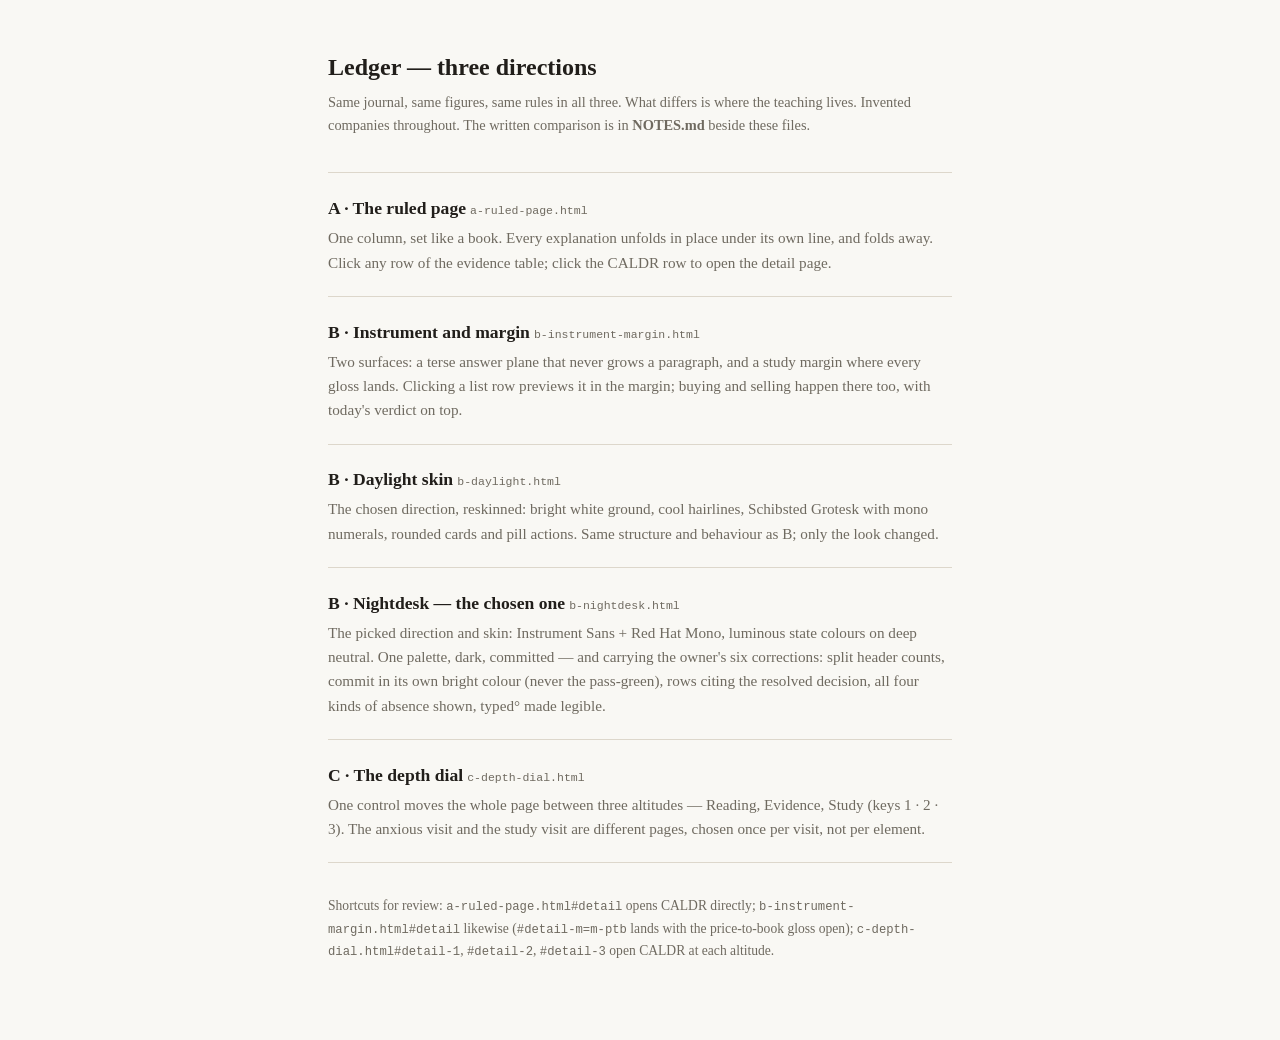
<file: design_mockups/index.html>
<!DOCTYPE html>
<html lang="en">
<head>
<meta charset="utf-8">
<meta name="viewport" content="width=device-width, initial-scale=1">
<title>Ledger — three mockup directions</title>
<style>
:root{--paper:#f9f8f4;--ink:#211e1a;--faint:#6f6a60;--hair:#ddd7cb}
*{margin:0;padding:0;box-sizing:border-box}
body{background:var(--paper);color:var(--ink);font-family:Charter,"Iowan Old Style",Georgia,serif;
  font-size:1.02rem;line-height:1.6;-webkit-font-smoothing:antialiased}
.page{max-width:42rem;margin:0 auto;padding:3rem 1.5rem 5rem}
h1{font-size:1.5rem;margin-bottom:.3rem}
.sub{color:var(--faint);font-size:.9rem;margin-bottom:2.2rem}
a.dir{display:block;border-top:1px solid var(--hair);padding:1.3rem 0;color:inherit;text-decoration:none}
a.dir:last-of-type{border-bottom:1px solid var(--hair)}
a.dir:hover{background:#f1efe8}
a.dir b{font-size:1.1rem}
a.dir .what{color:var(--faint);margin-top:.25rem;font-size:.95rem}
a.dir .k{font-family:ui-monospace,Menlo,monospace;font-size:.72rem;color:var(--faint)}
.note{margin-top:2rem;font-size:.85rem;color:var(--faint)}
.note code{font-family:ui-monospace,Menlo,monospace;font-size:.9em}
</style>
</head>
<body>
<div class="page">
<h1>Ledger — three directions</h1>
<p class="sub">Same journal, same figures, same rules in all three. What differs is where the teaching lives. Invented companies throughout. The written comparison is in <b>NOTES.md</b> beside these files.</p>

<a class="dir" href="a-ruled-page.html">
  <b>A · The ruled page</b> <span class="k">a-ruled-page.html</span>
  <div class="what">One column, set like a book. Every explanation unfolds in place under its own line, and folds away. Click any row of the evidence table; click the CALDR row to open the detail page.</div>
</a>
<a class="dir" href="b-instrument-margin.html">
  <b>B · Instrument and margin</b> <span class="k">b-instrument-margin.html</span>
  <div class="what">Two surfaces: a terse answer plane that never grows a paragraph, and a study margin where every gloss lands. Clicking a list row previews it in the margin; buying and selling happen there too, with today's verdict on top.</div>
</a>
<a class="dir" href="b-daylight.html">
  <b>B · Daylight skin</b> <span class="k">b-daylight.html</span>
  <div class="what">The chosen direction, reskinned: bright white ground, cool hairlines, Schibsted Grotesk with mono numerals, rounded cards and pill actions. Same structure and behaviour as B; only the look changed.</div>
</a>
<a class="dir" href="b-nightdesk.html">
  <b>B · Nightdesk — the chosen one</b> <span class="k">b-nightdesk.html</span>
  <div class="what">The picked direction and skin: Instrument Sans + Red Hat Mono, luminous state colours on deep neutral. One palette, dark, committed — and carrying the owner's six corrections: split header counts, commit in its own bright colour (never the pass-green), rows citing the resolved decision, all four kinds of absence shown, typed° made legible.</div>
</a>
<a class="dir" href="c-depth-dial.html">
  <b>C · The depth dial</b> <span class="k">c-depth-dial.html</span>
  <div class="what">One control moves the whole page between three altitudes — Reading, Evidence, Study (keys 1 · 2 · 3). The anxious visit and the study visit are different pages, chosen once per visit, not per element.</div>
</a>

<p class="note">Shortcuts for review: <code>a-ruled-page.html#detail</code> opens CALDR directly; <code>b-instrument-margin.html#detail</code> likewise (<code>#detail-m=m-ptb</code> lands with the price-to-book gloss open); <code>c-depth-dial.html#detail-1</code>, <code>#detail-2</code>, <code>#detail-3</code> open CALDR at each altitude.</p>
</div>
</body>
</html>
</file>
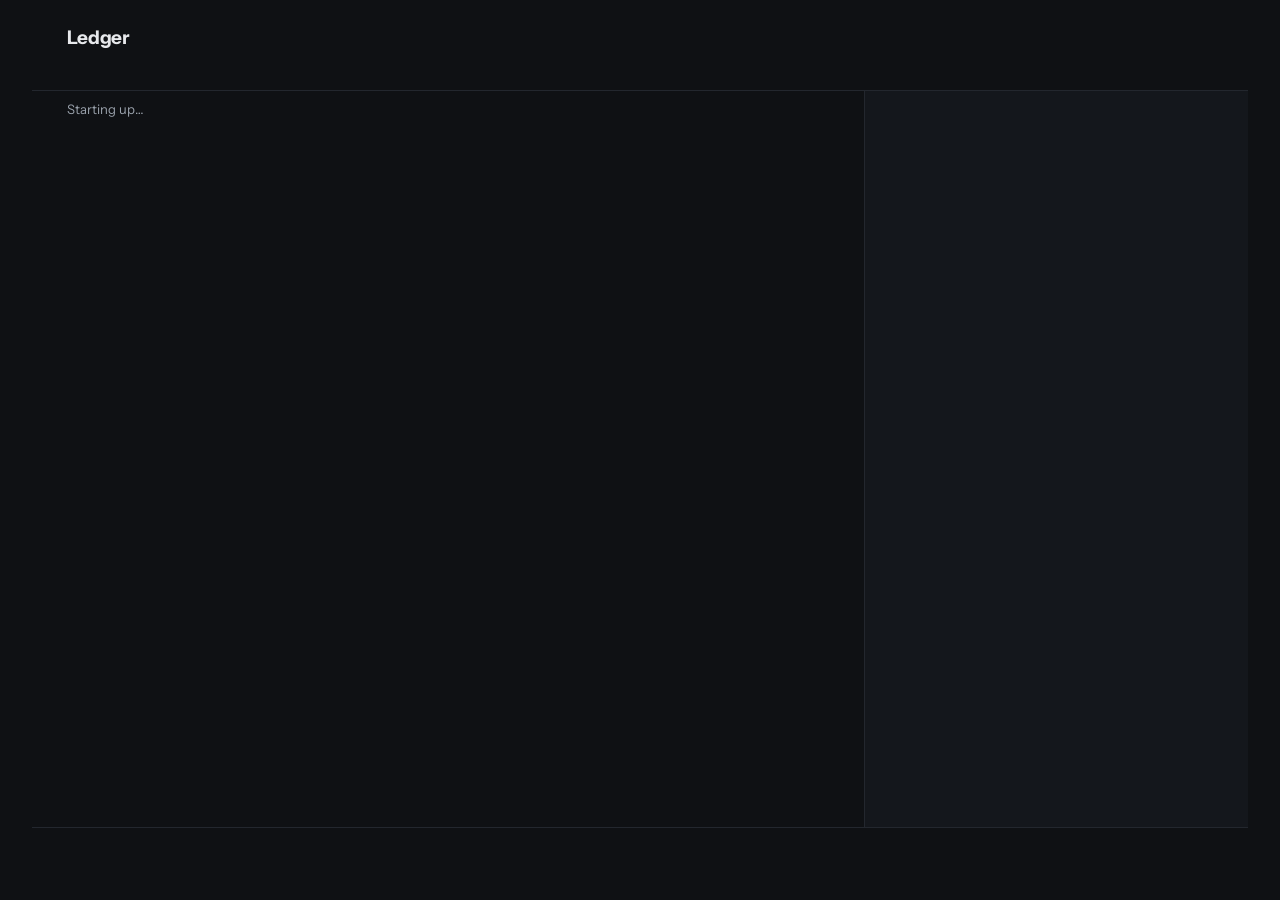
<file: ui/index.html>
<!DOCTYPE html>
<html lang="en">
<head>
<meta charset="utf-8">
<meta name="viewport" content="width=device-width, initial-scale=1">
<title>Ledger</title>
<link rel="preconnect" href="https://fonts.googleapis.com">
<link rel="preconnect" href="https://fonts.gstatic.com" crossorigin>
<link href="https://fonts.googleapis.com/css2?family=Instrument+Sans:wght@400;500;600;700&family=Red+Hat+Mono:wght@400;500&display=swap" rel="stylesheet">
<link rel="stylesheet" href="app.css">
</head>
<body>
<div class="frame">
  <header class="mast">
    <div class="mast-top">
      <div class="brand">Ledger</div>
      <div id="journalchip"></div>
    </div>
    <div class="acct" id="maststats"></div>
  </header>
  <nav class="tabs" id="tabs"></nav>
  <div class="body">
    <main class="plane" id="view"><p class="quiet">Starting up…</p></main>
    <aside class="margin" id="margin"></aside>
  </div>
  <p class="foot" id="foot"></p>
</div>
<!-- One app, in reading order. Each file assumes the ones above it. -->
<script src="js/00-core.js" charset="utf-8"></script>
<script src="js/10-margin.js" charset="utf-8"></script>
<script src="js/15-menu.js" charset="utf-8"></script>
<script src="js/20-list.js" charset="utf-8"></script>
<script src="js/30-detail.js" charset="utf-8"></script>
<script src="js/40-screens.js" charset="utf-8"></script>
<script src="js/50-act.js" charset="utf-8"></script>
<script src="js/90-wire.js" charset="utf-8"></script>
</body>
</html>
</file>
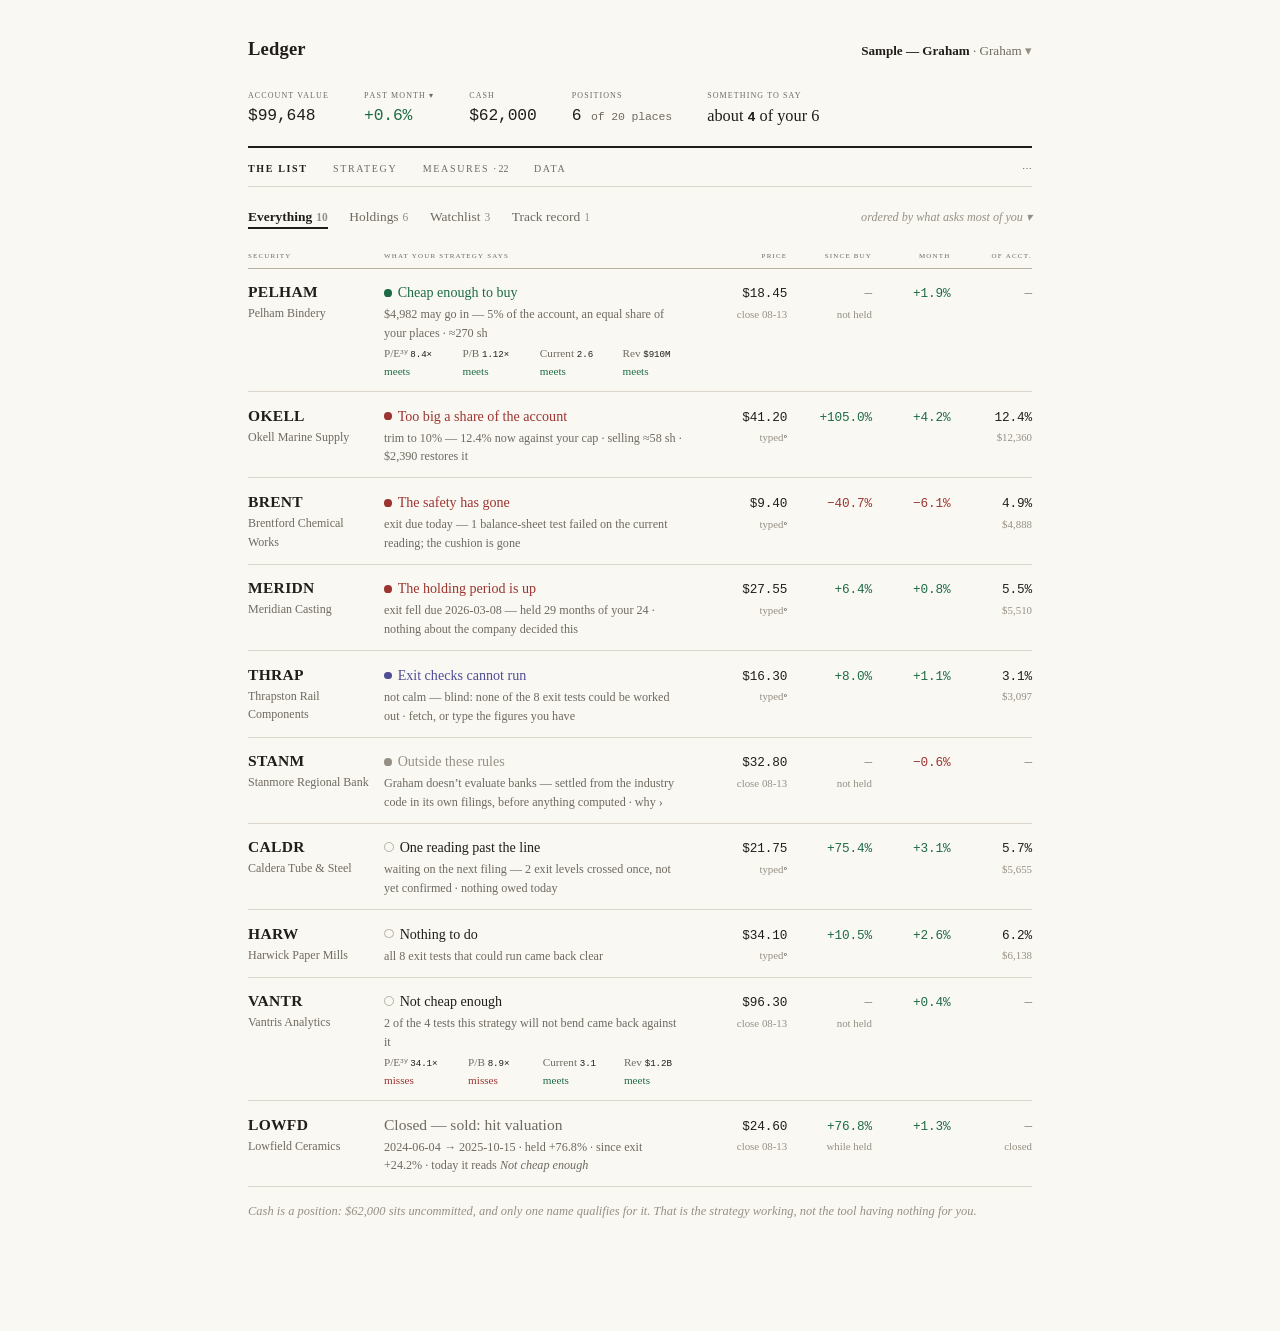
<file: design_mockups/a-ruled-page.html>
<!DOCTYPE html>
<html lang="en">
<head>
<meta charset="utf-8">
<meta name="viewport" content="width=device-width, initial-scale=1">
<title>Ledger — Direction A · The ruled page</title>
<style>
/* ============================================================
   DIRECTION A — THE RULED PAGE
   One column, set like a book. Layering is vertical and
   typographic: everything visible is one line; everything
   deeper unfolds in place, indented, and folds away again.
   ============================================================ */
:root{
  --paper:#faf8f3;
  --ink:#211e1a;
  --faint:#6f6a60;
  --dim:#969084;
  --hair:#ddd7cb;
  --hair-dark:#b8b1a2;
  --unfold-bg:#f3f0e8;
  --commit:#1d6b45;
  --exit:#9c3430;      /* reduce + close: same family, the words differ */
  --blocked:#8a6a00;
  --unknown:#4f4d95;   /* never neutral, never red */
  --scope:#969084;     /* inapplicable: genuinely neutral, words carry it */
  --mono:ui-monospace,"SF Mono",Menlo,monospace;
}
*{margin:0;padding:0;box-sizing:border-box}
html{font-size:16px}
body{
  background:var(--paper);color:var(--ink);
  font-family:"Iowan Old Style",Palatino,"Book Antiqua",Georgia,serif;
  font-size:.97rem;line-height:1.55;
  -webkit-font-smoothing:antialiased;
}
.page{max-width:52rem;margin:0 auto;padding:0 1.5rem 6rem}
a{color:inherit}
.num{font-family:var(--mono);font-size:.82em;letter-spacing:-.01em}
.sc{font-variant-caps:all-small-caps;letter-spacing:.09em;font-weight:500}
button{font:inherit;color:inherit;background:none;border:none;cursor:pointer;text-align:left}

/* ---- masthead ------------------------------------------------ */
header.mast{padding:2.2rem 0 0}
.mast-top{display:flex;justify-content:space-between;align-items:baseline}
.brand{font-size:1.16rem;font-weight:700;letter-spacing:.01em}
.journal{font-size:.82rem;color:var(--faint)}
.journal b{color:var(--ink);font-weight:600}
.journal .menu{color:var(--dim);cursor:pointer}
.acct{display:flex;gap:2.2rem;flex-wrap:wrap;margin:1.35rem 0 0;padding:0 0 1.05rem;border-bottom:2px solid var(--ink)}
.acct .cell .l{font-size:.68rem;color:var(--faint);font-variant-caps:all-small-caps;letter-spacing:.1em}
.acct .cell .v{font-size:1.02rem;margin-top:.05rem}
.acct .cell .v small{font-size:.72rem;color:var(--faint)}
.acct .say .v{color:var(--ink)}
nav.tabs{display:flex;gap:1.6rem;padding:.55rem 0;border-bottom:1px solid var(--hair);font-size:.8rem}
nav.tabs button{color:var(--faint);font-variant-caps:all-small-caps;letter-spacing:.12em;font-size:.85rem;padding:0}
nav.tabs button.on{color:var(--ink);font-weight:700}
nav.tabs .spacer{flex:1}

/* ---- section heads ------------------------------------------ */
h2.rule{
  font-size:.78rem;font-variant-caps:all-small-caps;letter-spacing:.14em;
  font-weight:600;color:var(--faint);
  border-bottom:1px solid var(--hair);padding:2.3rem 0 .3rem;margin-bottom:.15rem;
  display:flex;justify-content:space-between;align-items:baseline;
}
h2.rule .aside{font-size:.72rem;letter-spacing:.06em;color:var(--dim);font-variant-caps:normal;font-weight:400}

/* ---- the list ------------------------------------------------ */
.filters{display:flex;gap:1.35rem;align-items:baseline;padding:1.2rem 0 .2rem;font-size:.84rem}
.filters button{color:var(--faint)}
.filters button.on{color:var(--ink);font-weight:700;border-bottom:2px solid var(--ink)}
.filters .n{font-size:.72rem;color:var(--dim);margin-left:.25rem}
.filters .sort{margin-left:auto;font-size:.76rem;color:var(--dim);font-style:italic}
.rowhead{display:grid;grid-template-columns:7.6rem 1fr 5.6rem 4.4rem 4rem 4.2rem;gap:.9rem;
  padding:.9rem 0 .28rem;border-bottom:1px solid var(--hair-dark);
  font-size:.66rem;color:var(--faint);font-variant-caps:all-small-caps;letter-spacing:.11em}
.rowhead span:nth-child(n+3){text-align:right}
.srow{display:grid;grid-template-columns:7.6rem 1fr 5.6rem 4.4rem 4rem 4.2rem;gap:.9rem;
  padding:.72rem 0 .7rem;border-bottom:1px solid var(--hair);align-items:baseline;cursor:pointer}
.srow:hover{background:var(--unfold-bg)}
.srow .tk{font-weight:700;letter-spacing:.02em}
.srow .tk small{display:block;font-weight:400;font-size:.75rem;color:var(--faint);letter-spacing:0}
.srow .st .state{font-size:.88rem}
.srow .st .why{display:block;font-size:.76rem;color:var(--faint);margin-top:.06rem}
.srow .r{text-align:right}
.srow .r .sub,.srow .r small{display:block;font-size:.68rem;color:var(--dim);margin-top:.1rem;font-family:"Iowan Old Style",Georgia,serif}
.state{font-style:normal}
.state::before{content:"";display:inline-block;width:.55em;height:.55em;border-radius:50%;margin-right:.42em;background:currentColor;vertical-align:.03em}
.s-commit{color:var(--commit)} .s-exit{color:var(--exit)} .s-hold{color:var(--ink)}
.s-hold::before{background:none;border:1px solid var(--hair-dark)}
.s-blocked{color:var(--blocked)} .s-unknown{color:var(--unknown)} .s-scope{color:var(--scope)}
.pos{color:var(--commit)} .neg{color:var(--exit)}
.recstate{color:var(--faint)}
.listnote{font-size:.78rem;color:var(--dim);padding:.9rem 0;font-style:italic}

/* candidate must-pass strip */
.mp{display:flex;gap:1.1rem;font-size:.7rem;color:var(--faint);margin-top:.14rem}
.mp b{font-weight:400;color:var(--ink)}
.mp .ok::after{content:" meets";color:var(--commit)}
.mp .no::after{content:" misses";color:var(--exit)}
.mp .na::after{content:" can’t say";color:var(--unknown)}

/* ---- detail: headline ---------------------------------------- */
.crumb{font-size:.74rem;color:var(--dim);padding:1.6rem 0 0}
.crumb button{color:var(--faint)}
.dhead{padding:.7rem 0 0}
.dhead h1{font-size:1.6rem;font-weight:700;letter-spacing:.01em}
.dhead h1 small{font-size:.95rem;font-weight:400;color:var(--faint);margin-left:.55rem}
.dhead .meta{font-size:.78rem;color:var(--faint);margin-top:.15rem}
.chip{font-family:var(--mono);font-size:.62rem;border:1px dashed var(--hair-dark);border-radius:2px;
  padding:.05em .45em;color:var(--faint);white-space:nowrap}
.verdict{margin:1.5rem 0 0;border-left:3px solid;padding-left:1.1rem}
.verdict.v-hold{border-color:var(--hair-dark)}
.verdict .vname{font-size:1.42rem;line-height:1.25;font-weight:600}
.verdict .vwait{font-size:1.02rem;color:var(--faint);font-style:italic}
.verdict .vsum{margin-top:.5rem;max-width:38rem}
.verdict .vsrc{font-size:.74rem;color:var(--dim);margin-top:.45rem}
.verdict .vsrc .num{font-size:.9em}
.decided{margin-top:.55rem;font-size:.85rem}
.decided b{font-weight:600}
.sincereading{margin-top:.85rem;font-size:.85rem;color:var(--faint)}
.sincereading b{color:var(--ink);font-weight:600}

/* facts strip */
.facts{display:flex;gap:1.9rem;flex-wrap:wrap;border-top:1px solid var(--hair);border-bottom:1px solid var(--hair);
  padding:.85rem 0;margin:1.6rem 0 0}
.facts .cell .l{font-size:.66rem;color:var(--faint);font-variant-caps:all-small-caps;letter-spacing:.1em}
.facts .cell .v{margin-top:.08rem;font-size:.98rem}
.facts .cell .v small{font-size:.7rem;color:var(--dim)}

/* toolbar */
.acts{display:flex;gap:1.5rem;flex-wrap:wrap;padding:.8rem 0 0;font-size:.8rem}
.acts button{font-variant-caps:all-small-caps;letter-spacing:.1em;font-size:.84rem;color:var(--faint)}
.acts button.pri{color:var(--ink);font-weight:700}
.acts button.warn{color:var(--exit)}

/* ---- evidence ------------------------------------------------ */
.grp{padding:1rem 0 .1rem}
.grp .gh{display:flex;justify-content:space-between;align-items:baseline;padding-bottom:.25rem}
.grp .gh .gn{font-weight:700;font-size:.95rem}
.grp .gh .gtally{font-size:.74rem;color:var(--faint)}
.grp .gh .gtally b{font-weight:600;color:var(--ink)}
.erow{border-top:1px solid var(--hair)}
.erow>button{display:grid;grid-template-columns:1fr 15.5rem 4.6rem;gap:1rem;width:100%;
  padding:.5rem 0;align-items:baseline}
.erow>button:hover{background:var(--unfold-bg)}
.erow .en{font-size:.9rem}
.erow .en .mark{color:var(--dim);font-size:.8em;margin-left:.3em}
.erow .ec{text-align:right;font-size:.85rem}
.erow .ec .test{color:var(--faint);font-size:.8rem}
.erow .eo{text-align:right;font-size:.78rem;font-variant-caps:all-small-caps;letter-spacing:.07em}
.o-pass{color:var(--commit)} .o-fail{color:var(--exit)} .o-unknown{color:var(--unknown)} .o-noted{color:var(--dim)}
.absent{color:var(--unknown);font-style:italic;font-family:"Iowan Old Style",Georgia,serif;font-size:.95em}
/* the unfold */
.unfold{display:none;background:var(--unfold-bg);border-top:1px solid var(--hair);
  margin:0 0 .45rem;padding:.85rem 1.1rem .95rem;font-size:.86rem}
.erow.open .unfold{display:block}
.erow.open>button{background:var(--unfold-bg)}
.unfold p{margin:0 0 .55rem;max-width:36rem}
.unfold .u-h{font-size:.64rem;font-variant-caps:all-small-caps;letter-spacing:.12em;color:var(--faint);margin:.65rem 0 .15rem}
.unfold .u-h:first-child{margin-top:0}
.unfold pre{font-family:var(--mono);font-size:.72rem;line-height:1.5;white-space:pre-wrap;color:var(--ink);
  padding:.4rem 0 .1rem}
.unfold .src{font-size:.8rem;color:var(--faint)}
.unfold .caution{font-size:.8rem;color:var(--faint)}
.unfold .caution::before{content:"° ";color:var(--ink)}
.cmark{color:var(--ink);cursor:pointer;font-size:.85em}
.foot{margin-top:4rem;padding-top:.7rem;border-top:1px solid var(--hair);font-size:.7rem;color:var(--dim);font-family:var(--mono)}
.foot p{margin:.15rem 0}

/* rest-of-measures rows: same grid, quieter */
.mrow{border-top:1px solid var(--hair)}
.mrow>button{display:grid;grid-template-columns:1fr 15.5rem 4.6rem;gap:1rem;width:100%;padding:.42rem 0;align-items:baseline}
.mrow>button:hover{background:var(--unfold-bg)}
.mrow .en{font-size:.87rem}
.mrow .ec{text-align:right;font-size:.85rem}
.mrow .eo{text-align:right;font-size:.72rem;color:var(--dim);font-variant-caps:all-small-caps;letter-spacing:.07em}
.mrow.open .unfold{display:block}
.mrow.open>button{background:var(--unfold-bg)}

/* record blocks */
.rec{border-top:1px solid var(--hair);padding:.8rem 0}
.rec:first-of-type{border-top:none}
.rec .rh{display:flex;justify-content:space-between;align-items:baseline}
.rec .rh .rt{font-weight:700;font-size:.92rem}
.rec .rh time{font-size:.74rem;color:var(--dim);font-family:var(--mono)}
.rec p{margin-top:.3rem;font-size:.9rem;max-width:40rem}
.rec p.q{font-style:italic}
.rec .sub{font-size:.78rem;color:var(--faint);margin-top:.25rem}
.rec .sub button{text-decoration:underline;text-decoration-color:var(--hair-dark);color:var(--faint);font-size:inherit}
.quiet{font-size:.85rem;color:var(--faint);font-style:italic;padding:.7rem 0}
.screen{display:none}.screen.on{display:block}
</style>
</head>
<body>
<div class="page">

<header class="mast">
  <div class="mast-top">
    <div class="brand">Ledger</div>
    <div class="journal"><b>Sample — Graham</b> · Graham <span class="menu">▾</span></div>
  </div>
  <div class="acct">
    <div class="cell"><div class="l">Account value</div><div class="v num">$99,648</div></div>
    <div class="cell"><div class="l">Past month ▾</div><div class="v num pos">+0.6%</div></div>
    <div class="cell"><div class="l">Cash</div><div class="v num">$62,000</div></div>
    <div class="cell"><div class="l">Positions</div><div class="v num">6 <small>of 20 places</small></div></div>
    <div class="cell say"><div class="l">Something to say</div><div class="v">about <b class="num">4</b> of your 6</div></div>
  </div>
  <nav class="tabs">
    <button class="on" data-go="list">The list</button>
    <button>Strategy</button>
    <button>Measures <span style="letter-spacing:0">· 22</span></button>
    <button>Data</button>
    <span class="spacer"></span>
    <button style="letter-spacing:.02em">⋯</button>
  </nav>
</header>

<!-- ================= SCREEN 1 · THE LIST ================= -->
<section class="screen on" id="scr-list">

  <div class="filters">
    <button class="on" data-f="all">Everything<span class="n">10</span></button>
    <button data-f="hold">Holdings<span class="n">6</span></button>
    <button data-f="watch">Watchlist<span class="n">3</span></button>
    <button data-f="track">Track record<span class="n">1</span></button>
    <span class="sort">ordered by what asks most of you ▾</span>
  </div>

  <div class="rowhead">
    <span>Security</span><span>What your strategy says</span>
    <span>Price</span><span>Since buy</span><span>Month</span><span>Of acct.</span>
  </div>

  <!-- commit -->
  <div class="srow" data-b="watch" onclick="alert('In the real app this opens Pelham Bindery. This mockup builds out CALDR below — open it from the row further down.')">
    <div class="tk">PELHAM<small>Pelham Bindery</small></div>
    <div class="st">
      <span class="state s-commit">Cheap enough to buy</span>
      <span class="why">$4,982 may go in — 5% of the account, an equal share of your places · ≈270 sh</span>
      <div class="mp"><span class="ok">P/E³ʸ <b class="num">8.4×</b></span><span class="ok">P/B <b class="num">1.12×</b></span><span class="ok">Current <b class="num">2.6</b></span><span class="ok">Rev <b class="num">$910M</b></span></div>
    </div>
    <div class="r"><span class="num">$18.45</span><small>close 08-13</small></div>
    <div class="r"><span class="num" style="color:var(--dim)">—</span><small>not held</small></div>
    <div class="r num pos">+1.9%</div>
    <div class="r"><span class="num" style="color:var(--dim)">—</span></div>
  </div>

  <!-- reduce -->
  <div class="srow" data-b="hold" onclick="alert('This mockup builds out CALDR — open it from its row.')">
    <div class="tk">OKELL<small>Okell Marine Supply</small></div>
    <div class="st">
      <span class="state s-exit">Too big a share of the account</span>
      <span class="why">trim to 10% — 12.4% now against your cap · selling ≈58 sh · $2,390 restores it</span>
    </div>
    <div class="r"><span class="num">$41.20</span><small>typed<span class="cmark">°</span></small></div>
    <div class="r num pos">+105.0%</div>
    <div class="r num pos">+4.2%</div>
    <div class="r"><span class="num">12.4%</span><small>$12,360</small></div>
  </div>

  <!-- close -->
  <div class="srow" data-b="hold" onclick="alert('This mockup builds out CALDR — open it from its row.')">
    <div class="tk">BRENT<small>Brentford Chemical Works</small></div>
    <div class="st">
      <span class="state s-exit">The safety has gone</span>
      <span class="why">exit due today — 1 balance-sheet test failed on the current reading; the cushion is gone</span>
    </div>
    <div class="r"><span class="num">$9.40</span><small>typed<span class="cmark">°</span></small></div>
    <div class="r num neg">−40.7%</div>
    <div class="r num neg">−6.1%</div>
    <div class="r"><span class="num">4.9%</span><small>$4,888</small></div>
  </div>

  <div class="srow" data-b="hold" onclick="alert('This mockup builds out CALDR — open it from its row.')">
    <div class="tk">MERIDN<small>Meridian Casting</small></div>
    <div class="st">
      <span class="state s-exit">The holding period is up</span>
      <span class="why">exit fell due 2026-03-08 — held 29 months of your 24 · nothing about the company decided this</span>
    </div>
    <div class="r"><span class="num">$27.55</span><small>typed<span class="cmark">°</span></small></div>
    <div class="r num pos">+6.4%</div>
    <div class="r num pos">+0.8%</div>
    <div class="r"><span class="num">5.5%</span><small>$5,510</small></div>
  </div>

  <!-- unknown -->
  <div class="srow" data-b="hold" onclick="alert('This mockup builds out CALDR — open it from its row.')">
    <div class="tk">THRAP<small>Thrapston Rail Components</small></div>
    <div class="st">
      <span class="state s-unknown">Exit checks cannot run</span>
      <span class="why">not calm — blind: none of the 8 exit tests could be worked out · fetch, or type the figures you have</span>
    </div>
    <div class="r"><span class="num">$16.30</span><small>typed<span class="cmark">°</span></small></div>
    <div class="r num pos">+8.0%</div>
    <div class="r num pos">+1.1%</div>
    <div class="r"><span class="num">3.1%</span><small>$3,097</small></div>
  </div>

  <div class="srow" data-b="watch" onclick="alert('This mockup builds out CALDR — open it from its row.')">
    <div class="tk">STANM<small>Stanmore Regional Bank</small></div>
    <div class="st">
      <span class="state s-scope">Outside these rules</span>
      <span class="why">Graham doesn’t evaluate banks — settled from the industry code in its own filings, before anything computed · why ›</span>
    </div>
    <div class="r"><span class="num">$32.80</span><small>close 08-13</small></div>
    <div class="r"><span class="num" style="color:var(--dim)">—</span><small>not held</small></div>
    <div class="r num neg">−0.6%</div>
    <div class="r"><span class="num" style="color:var(--dim)">—</span></div>
  </div>

  <!-- hold states sit below everything that asks -->
  <div class="srow" data-b="hold" onclick="go('detail')">
    <div class="tk">CALDR<small>Caldera Tube &amp; Steel</small></div>
    <div class="st">
      <span class="state s-hold">One reading past the line</span>
      <span class="why">waiting on the next filing — 2 exit levels crossed once, not yet confirmed · nothing owed today</span>
    </div>
    <div class="r"><span class="num">$21.75</span><small>typed<span class="cmark">°</span></small></div>
    <div class="r num pos">+75.4%</div>
    <div class="r num pos">+3.1%</div>
    <div class="r"><span class="num">5.7%</span><small>$5,655</small></div>
  </div>

  <div class="srow" data-b="hold" onclick="alert('This mockup builds out CALDR — open it from its row.')">
    <div class="tk">HARW<small>Harwick Paper Mills</small></div>
    <div class="st">
      <span class="state s-hold">Nothing to do</span>
      <span class="why">all 8 exit tests that could run came back clear</span>
    </div>
    <div class="r"><span class="num">$34.10</span><small>typed<span class="cmark">°</span></small></div>
    <div class="r num pos">+10.5%</div>
    <div class="r num pos">+2.6%</div>
    <div class="r"><span class="num">6.2%</span><small>$6,138</small></div>
  </div>

  <div class="srow" data-b="watch" onclick="alert('This mockup builds out CALDR — open it from its row.')">
    <div class="tk">VANTR<small>Vantris Analytics</small></div>
    <div class="st">
      <span class="state s-hold">Not cheap enough</span>
      <span class="why">2 of the 4 tests this strategy will not bend came back against it</span>
      <div class="mp"><span class="no">P/E³ʸ <b class="num">34.1×</b></span><span class="no">P/B <b class="num">8.9×</b></span><span class="ok">Current <b class="num">3.1</b></span><span class="ok">Rev <b class="num">$1.2B</b></span></div>
    </div>
    <div class="r"><span class="num">$96.30</span><small>close 08-13</small></div>
    <div class="r"><span class="num" style="color:var(--dim)">—</span><small>not held</small></div>
    <div class="r num pos">+0.4%</div>
    <div class="r"><span class="num" style="color:var(--dim)">—</span></div>
  </div>

  <div class="srow" data-b="track" onclick="alert('This mockup builds out CALDR — open it from its row.')">
    <div class="tk">LOWFD<small>Lowfield Ceramics</small></div>
    <div class="st">
      <span class="recstate">Closed — sold: hit valuation</span>
      <span class="why">2024-06-04 → 2025-10-15 · held +76.8% · since exit +24.2% · today it reads <i>Not cheap enough</i></span>
    </div>
    <div class="r"><span class="num">$24.60</span><small>close 08-13</small></div>
    <div class="r"><span class="num pos">+76.8%</span><small>while held</small></div>
    <div class="r num pos">+1.3%</div>
    <div class="r"><span class="num" style="color:var(--dim)">—</span><small>closed</small></div>
  </div>

  <p class="listnote">Cash is a position: $62,000 sits uncommitted, and only one name qualifies for it. That is the strategy working, not the tool having nothing for you.</p>
</section>

<!-- ================= SCREEN 2 · SECURITY DETAIL ================= -->
<section class="screen" id="scr-detail">

  <div class="crumb"><button data-go="list">← The list</button></div>

  <div class="dhead">
    <h1>CALDR <small>Caldera Tube &amp; Steel</small> <span class="chip" title="Entered from history. The verdict was rebuilt from the data available on the day this entry is dated, not seen at the time.">from history</span></h1>
    <div class="meta">Held since 2025-06-12 · 14 months · judged by Graham</div>
  </div>

  <div class="verdict v-hold">
    <div class="vname">One reading past the line
      <span class="vwait">— waiting on the next filing to say it again</span></div>
    <p class="vsum">2 exit levels have been crossed on the current reading and have not yet been
      crossed on enough consecutive trading days to act on. Nothing is owed from you today.</p>
    <p class="decided"><b>What decided it:</b> Price to book · Graham combined multiple</p>
    <div class="vsrc">Rule <span class="num">breach-awaiting-confirmation</span> inside Graham <span class="num">v9</span> · settings <span class="num">v5</span></div>
    <p class="sincereading">Since your saved reading of 02&nbsp;Aug: <b>nothing has moved.</b> The same two lines stand crossed, still waiting on a filing to confirm.</p>
  </div>

  <div class="facts">
    <div class="cell"><div class="l">Price</div><div class="v"><span class="num">$21.75</span> <small>typed<span class="cmark" onclick="toggleRow(this)">°</span></small></div></div>
    <div class="cell"><div class="l">Avg cost</div><div class="v num">$12.40</div></div>
    <div class="cell"><div class="l">Shares</div><div class="v num">260</div></div>
    <div class="cell"><div class="l">Value</div><div class="v num">$5,655</div></div>
    <div class="cell"><div class="l">Of account</div><div class="v num">5.7%</div></div>
    <div class="cell"><div class="l">Since buy</div><div class="v num pos">+75.4%</div></div>
    <div class="cell"><div class="l">Past month</div><div class="v num pos">+3.1%</div></div>
  </div>

  <div class="acts">
    <button class="pri">Fetch data</button>
    <button>Save today’s reading</button>
    <button>Add note</button>
    <button>Buy more</button>
    <button class="warn">Record a sale</button>
    <button style="color:var(--dim)">More ▾</button>
  </div>

  <!-- Q2 · the required metrics -->
  <h2 class="rule">What your rules are checking<span class="aside">every line opens; problems first ⇅</span></h2>

  <div class="grp">
    <div class="gh"><span class="gn">The discount you bought</span>
      <span class="gtally">reported on every reading · <b>1 of 3</b> holds</span></div>

    <div class="erow open">
      <button onclick="toggleRow(this)">
        <span class="en">Price to book <span class="mark">?</span></span>
        <span class="ec"><b class="num">3.28×</b> <span class="test">below <span class="num">3.00×</span> — your exit level</span></span>
        <span class="eo o-fail">misses it</span>
      </button>
      <div class="unfold">
        <div class="u-h">What it is</div>
        <p>What you pay for a dollar of the company’s accounting net worth — the assets it reports, less what it owes.</p>
        <pre>market capitalization ÷ total shareholders’ equity</pre>
        <div class="u-h">Where this number came from</div>
        <p class="src">Entered by hand on 2026-08-02. A typed value beats a fetched one and is never overwritten by a fetch.</p>
        <p class="caution">Qualified — entered by hand, so it carries no date. This is what you saw the market quote, not something you worked out; nothing here can tell how long ago you typed it.</p>
        <div class="u-h">Where it misfires</div>
        <p>Book value stopped describing modern businesses sometime around 1990: software, pharma, brands and services carry their real assets off the balance sheet entirely, so this measure systematically rejects them. Where it still works well is banks, insurers, and asset-heavy industrials.</p>
        <div class="u-h">Whose idea</div>
        <p class="src">Graham. Your exit level of 3.00× is set in this strategy’s settings — twice the entry bar of 1.5×, which is the discount you demanded closing rather than the business changing.</p>
      </div>
    </div>

    <div class="erow">
      <button onclick="toggleRow(this)">
        <span class="en">Graham combined multiple <span class="mark">?</span></span>
        <span class="ec"><b class="num">63.0</b> <span class="test">below <span class="num">50.0</span> — your exit level</span></span>
        <span class="eo o-fail">misses it</span>
      </button>
      <div class="unfold">
        <div class="u-h">What it is</div>
        <p>A single test that lets one number be high if the other is low. A stock at 18× earnings and 1.2× book scores 21.6; one at 18× and 2.0× scores 36.</p>
        <pre>P/E (3-yr average EPS) × price to book</pre>
        <div class="u-h">Where this number came from</div>
        <p class="src">Entered by hand on 2026-08-02.</p>
        <p class="caution">Qualified — entered by hand, so it carries no date. Nothing here can tell how long ago you typed it.</p>
        <div class="u-h">Where it misfires</div>
        <p>Inherits every problem of both components, and compounds them: a cyclical at trough earnings with an asset-light model fails twice for two unrelated bad reasons.</p>
        <div class="u-h">Whose idea</div>
        <p class="src">Graham. Often called the Graham Number in his honour.</p>
      </div>
    </div>

    <div class="erow">
      <button onclick="toggleRow(this)">
        <span class="en">Price to earnings on three-year average EPS <span class="mark">?</span></span>
        <span class="ec"><b class="num">19.2×</b> <span class="test">below <span class="num">25.00×</span> — your exit level</span></span>
        <span class="eo o-pass">meets it</span>
      </button>
      <div class="unfold">
        <div class="u-h">What it is</div>
        <p>What you’re paying for a dollar of typical earnings. Averaging three years is the point: it stops you paying a low multiple on a fluke good year.</p>
        <pre>market capitalization ÷ shares outstanding ÷ mean(diluted EPS, last 3 fiscal years)</pre>
        <div class="u-h">Where this number came from</div>
        <p class="src">Entered by hand on 2026-08-02.</p>
        <p class="caution">Qualified — entered by hand, so it carries no date.</p>
        <div class="u-h">Where it misfires</div>
        <p>Cyclicals at the trough have collapsed earnings, so this explodes and they look expensive at the exact moment they’re cheapest. Any large one-off charge inside the window drags the average down and makes the stock look dearer than it is.</p>
        <div class="u-h">Whose idea</div>
        <p class="src">Graham, <i>The Intelligent Investor</i>, chapter 14. The three-year averaging is his method.</p>
      </div>
    </div>
  </div>

  <div class="grp">
    <div class="gh"><span class="gn">The balance sheet and the earnings record</span>
      <span class="gtally">reported on every reading · <b>4 of 5</b> hold · 1 could not be worked out</span></div>

    <div class="erow">
      <button onclick="toggleRow(this)">
        <span class="en">Current ratio <span class="mark">?</span></span>
        <span class="ec"><b class="num">2.10</b> <span class="test">at least <span class="num">1.20</span> — your exit level</span></span>
        <span class="eo o-pass">meets it</span>
      </button>
      <div class="unfold">
        <div class="u-h">What it is</div>
        <p>Whether the company holds enough short-term assets — cash, receivables, inventory — to cover the bills coming due within a year.</p>
        <pre>total current assets ÷ total current liabilities</pre>
        <div class="u-h">Where this number came from</div>
        <p class="src">Entered by hand on 2026-08-02.</p>
        <p class="caution">Qualified — entered by hand, so it carries no date.</p>
        <div class="u-h">Where it misfires</div>
        <p>Retailers, restaurants and subscription businesses with large deferred revenue routinely run below 1.0 and are fine. Negative working capital has been read both as a solvency problem and as competitive strength, depending entirely on who is reading it.</p>
        <div class="u-h">Whose idea</div>
        <p class="src">Graham, as a solvency test. Your exit level of 1.20 is deliberately looser than the entry bar of 2.0 — a cushion eroding is watched, a cushion gone is acted on.</p>
      </div>
    </div>

    <div class="erow">
      <button onclick="toggleRow(this)">
        <span class="en">Long-term debt to working capital <span class="mark">?</span></span>
        <span class="ec"><b class="num">0.55</b> <span class="test">at most <span class="num">2.00</span> — your exit level</span></span>
        <span class="eo o-pass">meets it</span>
      </button>
      <div class="unfold">
        <div class="u-h">What it is</div>
        <p>Whether the company’s long-term borrowings could be covered by the liquid cushion it already has. It ignores fixed assets entirely, which is deliberate: in liquidation, the factory sells for a fraction of book.</p>
        <pre>long-term debt ÷ (current assets − current liabilities)</pre>
        <div class="u-h">Where this number came from</div>
        <p class="src">Entered by hand on 2026-08-02.</p>
        <p class="caution">Qualified — entered by hand, so it carries no date.</p>
        <div class="u-h">Whose idea</div>
        <p class="src">Graham’s own test, stated in exactly this form. Stricter and more literal than debt-to-equity.</p>
      </div>
    </div>

    <div class="erow">
      <button onclick="toggleRow(this)">
        <span class="en">Altman Z″-score, for companies that do not manufacture <span class="mark">?</span></span>
        <span class="ec"><span class="absent">not known</span> <span class="test">at least <span class="num">1.10</span> — your exit level</span></span>
        <span class="eo o-unknown">can’t say</span>
      </button>
      <div class="unfold">
        <div class="u-h">Why there is no number</div>
        <p>No filing data is stored for this security — fetch data first. A gap is not a failure and it is not a pass: this test simply could not run, and the group tally above counts it that way.</p>
        <div class="u-h">What it is</div>
        <p>A bankruptcy score, in the version its author built for companies that do not make things. The equity term uses what the books say rather than what the market says, so the score does not move when the share price does — which a solvency test inside a valuation rule set needs.</p>
        <pre>6.56 × (working capital / total assets)
+ 3.26 × (retained earnings / total assets)
+ 6.72 × (EBIT / total assets)
+ 1.05 × (book equity / total liabilities)</pre>
        <div class="u-h">Whose idea</div>
        <p class="src">Altman. The four-variable variant is his own, published for non-manufacturers.</p>
      </div>
    </div>

    <div class="erow">
      <button onclick="toggleRow(this)">
        <span class="en">Debt to equity <span class="mark">?</span></span>
        <span class="ec"><b class="num">0.35</b> <span class="test">below <span class="num">2.00</span> — your exit level</span></span>
        <span class="eo o-pass">meets it</span>
      </button>
      <div class="unfold">
        <div class="u-h">What it is</div>
        <p>How much of the company is financed by lenders versus by its owners. At 1.0 there is a dollar of debt for every dollar of shareholder money.</p>
        <pre>total debt ÷ total shareholders’ equity</pre>
        <div class="u-h">Where this number came from</div>
        <p class="src">Entered by hand on 2026-08-02.</p>
        <p class="caution">Qualified — entered by hand, so it carries no date.</p>
      </div>
    </div>

    <div class="erow">
      <button onclick="toggleRow(this)">
        <span class="en">Consecutive annual losses, most recent backward <span class="mark">?</span></span>
        <span class="ec"><b class="num">0</b> <span class="test">below <span class="num">2</span> — losing years in a row that end the position</span></span>
        <span class="eo o-pass">meets it</span>
      </button>
      <div class="unfold">
        <div class="u-h">What it is</div>
        <p>How many years in a row the company has lost money right now. One loss year can be an impairment or a settlement; a run of them is the business.</p>
        <div class="u-h">Where this number came from</div>
        <p class="src">Entered by hand on 2025-06-08.</p>
        <p class="caution">Qualified — entered by hand, so it carries no date.</p>
        <div class="u-h">Whose idea</div>
        <p class="src">Graham. The streak form of his earnings-stability test.</p>
      </div>
    </div>
  </div>

  <div class="grp">
    <div class="gh"><span class="gn">The holding period</span>
      <span class="gtally">it must pass · <b>passes</b></span></div>
    <div class="erow">
      <button onclick="toggleRow(this)">
        <span class="en">Months held <span class="mark">?</span></span>
        <span class="ec"><b class="num">14</b> <span class="test">below <span class="num">24</span> — your months before time is up</span></span>
        <span class="eo o-pass">meets it</span>
      </button>
      <div class="unfold">
        <div class="u-h">What it is</div>
        <p>A figure the journal reports about your position: held since 2025-06-12. Graham sells a discount that refuses to close — two years is the time you gave it, and nothing about the company can extend it.</p>
        <div class="u-h">Where this number came from</div>
        <p class="src">Worked out from your own purchase record. Never typed.</p>
      </div>
    </div>
  </div>

  <div class="grp">
    <div class="gh"><span class="gn">How big it has got</span>
      <span class="gtally">it must pass · <b>passes</b></span></div>
    <div class="erow">
      <button onclick="toggleRow(this)">
        <span class="en">Position weight <span class="mark">?</span></span>
        <span class="ec"><b class="num">5.7%</b> <span class="test">at most <span class="num">10.0%</span> — your largest one name may get</span></span>
        <span class="eo o-pass">meets it</span>
      </button>
      <div class="unfold">
        <div class="u-h">Where this number came from</div>
        <p class="src">$5,655 of an account of $99,648. Worked out from your lots and your cash record — never typed.</p>
        <p class="caution">Qualified — every holding here is priced from a hand-typed quote that carries no date, so the account value this weight is measured against inherits that. Six holdings, one sentence: nothing can tell how long ago each was typed.</p>
        <div class="u-h">What it is</div>
        <p>This holding’s share of everything the account is worth. The cap is your strategy speaking about risk: Graham’s spread of twenty places is the protection, and one name outgrowing its place erodes it.</p>
      </div>
    </div>
  </div>

  <!-- Q3 · the rest -->
  <h2 class="rule">Everything else this strategy reads<span class="aside">not part of today’s verdict</span></h2>

  <div class="mrow">
    <button onclick="toggleRow(this)">
      <span class="en">Net current asset value over market capitalization <span class="mark">?</span></span>
      <span class="ec num">0.28</span><span class="eo">read</span>
    </button>
    <div class="unfold">
      <div class="u-h">What it is</div>
      <p>How much of the purchase price is covered by liquid assets net of all debts. That’s Graham’s net-net, and it barely exists in modern markets outside of Japan and micro-caps.</p>
      <pre>(current assets − total liabilities) ÷ market capitalization</pre>
      <div class="u-h">Where this number came from</div>
      <p class="src">Entered by hand on 2026-08-02. It read 0.61 when you bought.</p>
    </div>
  </div>
  <div class="mrow">
    <button onclick="toggleRow(this)">
      <span class="en">Accruals ratio <span class="mark">?</span></span>
      <span class="ec num">0.04</span><span class="eo">read</span>
    </button>
    <div class="unfold">
      <div class="u-h">What it is</div>
      <p>How much of the reported profit is bookkeeping rather than cash. High accruals predict poor subsequent returns with unusual reliability.</p>
      <pre>(net income − cash from operations) ÷ total assets</pre>
      <div class="u-h">Whose idea</div>
      <p class="src">Sloan (1996). Not Graham, but a check that reported numbers are real, which is doing Graham’s job with better tools.</p>
    </div>
  </div>
  <div class="mrow">
    <button onclick="toggleRow(this)">
      <span class="en">Ten-year EPS growth, three-year averages at both ends <span class="mark">?</span></span>
      <span class="ec num">+58.0%</span><span class="eo">read</span>
    </button>
    <div class="unfold">
      <div class="u-h">What it is</div>
      <p>How much more the company earns per share than it did a decade ago, stated as a total rather than an annual rate. A third more over ten years is under 3% a year.</p>
      <div class="u-h">Where this number came from</div>
      <p class="src">Entered by hand on 2025-06-08.</p>
      <p class="caution">Qualified — entered by hand, so it carries no date.</p>
    </div>
  </div>
  <div class="mrow">
    <button onclick="toggleRow(this)">
      <span class="en">Revenue, trailing twelve months <span class="mark">?</span></span>
      <span class="ec num">$880M</span><span class="eo">read</span>
    </button>
    <div class="unfold">
      <div class="u-h">What it is</div>
      <p>What the company sold in the last year, in money. It is here as a measure of how big a company is that does not depend on what the market thinks it is worth — sales do not move when the share price does.</p>
      <div class="u-h">Where this number came from</div>
      <p class="src">Entered by hand on 2025-06-08.</p>
    </div>
  </div>
  <div class="mrow">
    <button onclick="toggleRow(this)">
      <span class="en">Years of positive net income out of the last ten <span class="mark">?</span></span>
      <span class="ec num">10 of 10</span><span class="eo">read</span>
    </button>
    <div class="unfold">
      <div class="u-h">What it is</div>
      <p>How many of the last ten years the company made money. Ten out of ten means it has never lost money in a decade — not “usually profitable”, never lost money.</p>
      <div class="u-h">Where this number came from</div>
      <p class="src">Entered by hand on 2025-06-08.</p>
    </div>
  </div>

  <!-- Q4 · what is asked of you -->
  <h2 class="rule">Questions only you can answer</h2>
  <p class="quiet">Graham asks none. This strategy forms no opinion about whether the business is any good — that is its point, not a gap.</p>

  <h2 class="rule">Your record on this security<span class="aside">append-only · nothing here is ever edited</span></h2>

  <div class="rec">
    <div class="rh"><span class="rt">Why I own this</span><time>written 2026-08-02</time></div>
    <p class="q">Bought at a third of what the tubes and the plant are worth on the books, after a customer cancelled a contract that was 8% of revenue. The cancellation is real and it is not the business.</p>
    <div class="rh" style="margin-top:.6rem"><span class="rt">What would make me wrong</span></div>
    <p class="q">Book value falling for two straight years, which would mean the plant is worth less than I thought rather than the market being wrong about it.</p>
    <div class="sub"><button>Amend</button> — amending keeps every prior version and asks why it changed.</div>
  </div>

  <div class="rec">
    <div class="rh"><span class="rt">Saved reading</span><time>2026-08-02</time></div>
    <p>It read <i>One reading past the line</i> that day too. Your note: “The price has run and both valuation lines are crossed on this reading. The strategy will not act until a second filing says the same thing, which is the rule doing its job.”</p>
    <div class="sub"><button>What it said, in full</button> · <button>Compare with today</button></div>
  </div>

  <div class="rec">
    <div class="rh"><span class="rt">Note</span><time>2025-06-12</time></div>
    <p>Bought this under the size floor. $278M against a floor of $300M is not far under it, and the strategy still said no — a floor that bends for a near miss is not a floor. What I am actually taking on is a company small enough that getting out of a position this size may not be quick. Written down so that if it turns out to matter, it is on the record that I knew.</p>
  </div>

  <div class="rec">
    <div class="rh"><span class="rt">Bought 260 at $12.40</span><time>2025-06-12 · from history</time></div>
    <p>The verdict that day read <i>Cheap enough to buy</i>, and the whole evaluation is frozen with the entry. Your note from that day: “Under the $300M size floor, at $278M. I am taking that on deliberately… If I am wrong it will be because I could not sell it, not because the plant was worth less than I thought.”</p>
    <div class="sub"><button>Read the whole record of that day</button> — every figure, frozen in the words and thresholds in force then. It is never recomputed.</div>
  </div>

  <div class="foot">
    <p>This tool never places a trade and holds no broker credentials. A journal has one strategy, chosen when it is created.</p>
    <p>Mockup — invented companies and invented figures throughout. Direction A: the ruled page.</p>
  </div>
</section>

</div>

<script>
function go(id){
  document.querySelectorAll('.screen').forEach(s=>s.classList.remove('on'));
  document.getElementById('scr-'+id).classList.add('on');
  window.scrollTo(0,0);
}
document.querySelectorAll('[data-go]').forEach(b=>b.addEventListener('click',e=>{e.stopPropagation();go(b.dataset.go)}));
function toggleRow(el){
  const row = el.closest('.erow, .mrow');
  if(!row) return;
  row.classList.toggle('open');
}
/* list filters */
if(location.hash==='#detail') go('detail');
document.querySelectorAll('.filters button[data-f]').forEach(b=>b.addEventListener('click',()=>{
  document.querySelectorAll('.filters button').forEach(x=>x.classList.remove('on'));
  b.classList.add('on');
  const f=b.dataset.f;
  document.querySelectorAll('.srow').forEach(r=>{
    r.style.display = (f==='all'||r.dataset.b===f)?'grid':'none';
  });
}));
</script>
</body>
</html>
</file>
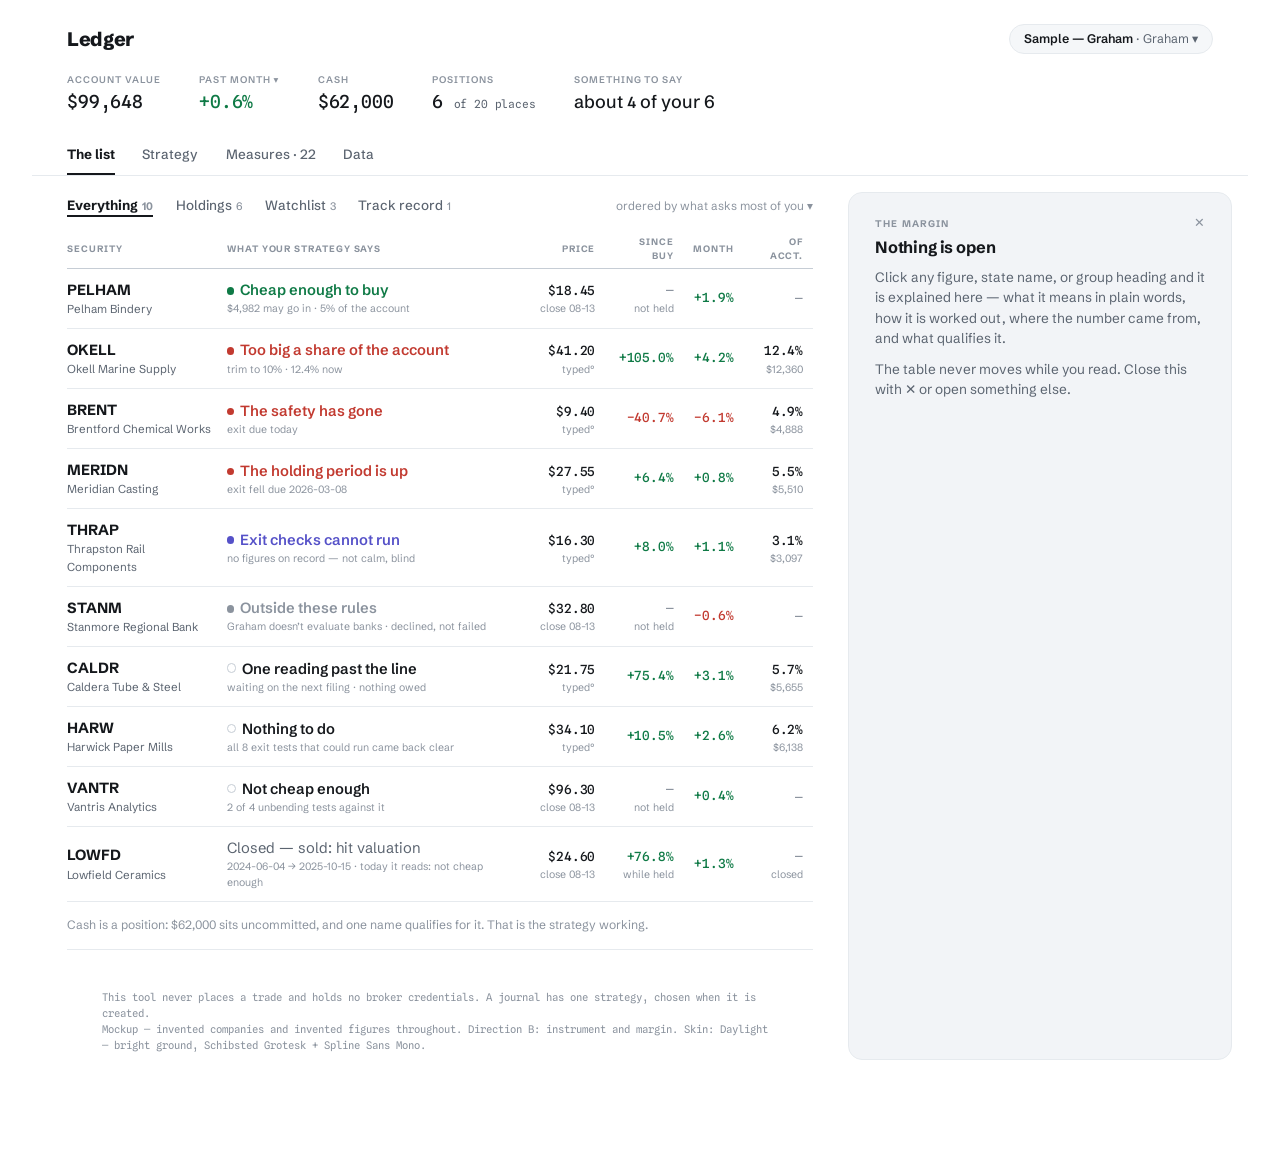
<file: design_mockups/b-daylight.html>
<!DOCTYPE html>
<html lang="en">
<head>
<meta charset="utf-8">
<meta name="viewport" content="width=device-width, initial-scale=1">
<title>Ledger — B · Daylight skin</title>
<link rel="preconnect" href="https://fonts.googleapis.com">
<link rel="preconnect" href="https://fonts.gstatic.com" crossorigin>
<link href="https://fonts.googleapis.com/css2?family=Schibsted+Grotesk:wght@400;500;700;800&family=Spline+Sans+Mono:wght@400;500&display=swap" rel="stylesheet">
<style>

/* ============================================================
   DIRECTION B · SKIN "DAYLIGHT"
   Same instrument-and-margin structure; the greige paper and
   book serif are gone. Bright ground, crisp cool hairlines,
   contemporary grotesque, mono numerals. State colours are the
   only colours; freshness comes from light, space and type.
   ============================================================ */
:root{
  --paper:#ffffff;
  --wash:#f5f7f9;
  --margin-bg:#f2f4f7;
  --ink:#15181c;
  --faint:#5b6470;
  --dim:#8b939e;
  --hair:#e6eaee;
  --hair-dark:#c6cdd5;
  --card:#ffffff;
  --commit:#0f7a46;
  --exit:#c23a30;
  --blocked:#96690a;
  --unknown:#5551c8;
  --scope:#8b939e;
  --sans:"Schibsted Grotesk",system-ui,-apple-system,sans-serif;
  --mono:"Spline Sans Mono",ui-monospace,"SF Mono",Menlo,monospace;
}
*{margin:0;padding:0;box-sizing:border-box}
body{background:var(--paper);color:var(--ink);font-family:var(--sans);
  font-size:.92rem;line-height:1.5;-webkit-font-smoothing:antialiased}
button{font:inherit;color:inherit;background:none;border:none;cursor:pointer;text-align:left;padding:0}
.num{font-family:var(--mono);font-size:.86em;font-weight:500;letter-spacing:-.01em}
.pos{color:var(--commit)} .neg{color:var(--exit)}
.recstate{color:var(--faint)}

/* ---- frame ---- */
.frame{max-width:76rem;margin:0 auto;min-height:100vh;display:flex;flex-direction:column}
header.mast{padding:1.5rem 2.2rem .2rem}
.mast-top{display:flex;justify-content:space-between;align-items:center}
.brand{font-weight:800;font-size:1.22rem;letter-spacing:-.02em}
.journal{font-size:.78rem;color:var(--faint);border:1px solid var(--hair);border-radius:999px;
  padding:.3rem .85rem;background:var(--wash)}
.journal b{color:var(--ink);font-weight:600}
.acct{display:flex;gap:2.4rem;flex-wrap:wrap;padding:1.15rem 0 1rem}
.acct .cell .l{font-size:.6rem;text-transform:uppercase;letter-spacing:.1em;color:var(--dim);font-weight:600}
.acct .cell .v{font-size:1.12rem;margin-top:.14rem;font-weight:500}
.acct .cell .v small{font-size:.7rem;color:var(--faint);font-weight:400}
nav.tabs{display:flex;gap:1.7rem;padding:0 2.2rem;border-bottom:1px solid var(--hair);font-size:.84rem}
nav.tabs button{color:var(--faint);padding:.55rem 0;border-bottom:2px solid transparent;font-weight:500;
  transition:color .14s,border-color .14s}
nav.tabs button:hover{color:var(--ink)}
nav.tabs button.on{color:var(--ink);border-bottom-color:var(--ink);font-weight:700}
.body{flex:1;display:flex;align-items:stretch;gap:0}
main.plane{flex:1;min-width:0;padding:0 2.2rem 4rem}
aside.margin{width:24rem;flex-shrink:0;background:var(--margin-bg);border:1px solid var(--hair);
  border-radius:14px;margin:1rem 1rem 1rem 0;padding:1.5rem 1.6rem 3rem;
  position:sticky;top:1rem;align-self:flex-start;height:calc(100vh - 2rem);overflow-y:auto}

/* ---- margin ---- */
.margin .m-kicker{font-size:.6rem;text-transform:uppercase;letter-spacing:.12em;color:var(--dim);font-weight:700;margin-bottom:.35rem}
.margin h3{font-size:1.02rem;font-weight:700;margin-bottom:.6rem;line-height:1.3;letter-spacing:-.01em}
.margin p{margin:0 0 .65rem;font-size:.85rem}
.margin .m-h{font-size:.6rem;text-transform:uppercase;letter-spacing:.12em;color:var(--dim);font-weight:700;margin:1.1rem 0 .3rem}
.margin pre{font-family:var(--mono);font-size:.72rem;line-height:1.55;white-space:pre-wrap;
  background:#e9edf1;border-radius:8px;padding:.55rem .7rem;margin:.3rem 0 .6rem}
.margin .caution{font-size:.8rem;color:var(--faint)}
.margin .caution::before{content:"\00b0 ";color:var(--ink)}
.margin .m-close{position:absolute;top:1.05rem;right:1.2rem;color:var(--dim);font-size:.8rem;
  width:1.6rem;height:1.6rem;border-radius:50%;text-align:center;line-height:1.6rem;transition:background .14s}
.margin .m-close:hover{background:#e4e8ec}
.margin .m-hint{color:var(--faint);font-size:.85rem}
.margin .m-act{display:inline-block;background:var(--ink);color:var(--paper);border-radius:999px;
  padding:.5rem 1.1rem;font-size:.8rem;font-weight:600;margin-top:.5rem;text-decoration:none;transition:opacity .14s}
.margin .m-act:hover{opacity:.85}
.margin .m-act.warn{background:var(--exit)}
.margin label{display:block;font-size:.66rem;text-transform:uppercase;letter-spacing:.09em;color:var(--faint);font-weight:600;margin:.85rem 0 .25rem}
.margin input,.margin textarea,.margin select{width:100%;font:inherit;font-size:.9rem;padding:.45rem .6rem;
  border:1px solid var(--hair-dark);border-radius:8px;background:var(--paper);color:var(--ink)}
.margin input:focus,.margin textarea:focus,.margin select:focus{outline:2px solid var(--ink);outline-offset:-1px}
.margin .m-quiet{font-size:.78rem;color:var(--faint)}
.margin .m-series{width:100%;border-collapse:collapse;font-size:.78rem;margin:.2rem 0 .6rem}
.margin .m-series td{padding:.22rem 0;border-bottom:1px solid var(--hair)}
.margin .m-series td:last-child{text-align:right}

/* ---- states ---- */
.state{white-space:nowrap;font-weight:600}
.state::before{content:"";display:inline-block;width:.5em;height:.5em;border-radius:50%;margin-right:.42em;background:currentColor;vertical-align:.05em}
.s-commit{color:var(--commit)} .s-exit{color:var(--exit)} .s-hold{color:var(--ink)}
.s-hold::before{background:none;border:1.5px solid var(--hair-dark)}
.s-blocked{color:var(--blocked)} .s-unknown{color:var(--unknown)} .s-scope{color:var(--scope)}

/* ---- list plane ---- */
.filters{display:flex;gap:1.4rem;align-items:baseline;padding:1.2rem 0 .7rem;font-size:.84rem}
.filters button{color:var(--faint);font-weight:500;transition:color .14s}
.filters button:hover{color:var(--ink)}
.filters button.on{color:var(--ink);font-weight:700;border-bottom:2px solid var(--ink)}
.filters .n{font-size:.68rem;color:var(--dim);margin-left:.25rem}
.filters .sort{margin-left:auto;color:var(--dim);font-size:.74rem}
table.list{width:100%;border-collapse:collapse}
table.list th{font-size:.58rem;text-transform:uppercase;letter-spacing:.1em;color:var(--dim);font-weight:700;
  text-align:right;padding:.4rem .6rem .3rem;border-bottom:1px solid var(--hair-dark)}
table.list th:first-child,table.list th:nth-child(2){text-align:left;padding-left:0}
table.list td{padding:.62rem .6rem;border-bottom:1px solid var(--hair);text-align:right;white-space:nowrap}
table.list td:first-child,table.list td:nth-child(2){text-align:left;padding-left:0;white-space:normal}
table.list tr.sec{cursor:pointer}
table.list tr.sec td{transition:background .12s}
table.list tr.sec:hover td,table.list tr.sec.sel td{background:var(--wash)}
table.list .tk{font-weight:700}
table.list .tk small{display:block;font-weight:400;color:var(--faint);font-size:.72rem}
table.list td .sub{display:block;font-size:.66rem;color:var(--dim);font-weight:400}
.listnote{font-size:.76rem;color:var(--dim);padding:.9rem 0}

/* ---- detail plane ---- */
.crumb{font-size:.74rem;color:var(--dim);padding:1rem 0 0}
.crumb button{color:var(--faint);transition:color .14s}
.crumb button:hover{color:var(--ink)}
.dhead{display:flex;justify-content:space-between;align-items:flex-start;gap:2rem;padding:.6rem 0 0}
.dhead h1{font-size:1.45rem;font-weight:800;letter-spacing:-.02em}
.dhead h1 small{font-weight:400;color:var(--faint);font-size:.92rem;margin-left:.5rem;letter-spacing:0}
.dhead .meta{font-size:.76rem;color:var(--faint);margin-top:.15rem}
.chip{font-family:var(--mono);font-size:.6rem;border:1px dashed var(--hair-dark);border-radius:999px;
  padding:.06em .55em;color:var(--faint);white-space:nowrap;vertical-align:.15em}
.vcard{margin-top:1.15rem;border:1px solid var(--hair);background:var(--card);border-radius:14px;
  padding:1.15rem 1.35rem;box-shadow:0 1px 3px rgba(21,24,28,.05)}
.vcard .vname{font-size:1.28rem;font-weight:700;letter-spacing:-.01em}
.vcard .vname button{font-weight:700}
.vcard .vwait{font-size:.92rem;color:var(--faint);font-weight:400}
.vcard .vsum{font-size:.88rem;margin-top:.45rem;max-width:44rem}
.vcard .vrow{display:flex;gap:1.5rem;flex-wrap:wrap;margin-top:.7rem;font-size:.78rem;color:var(--faint)}
.vcard .vrow b{color:var(--ink);font-weight:600}
.vcard .vrow button{text-decoration:underline;text-decoration-color:var(--hair-dark);text-underline-offset:3px;transition:text-decoration-color .14s}
.vcard .vrow button:hover{text-decoration-color:var(--ink)}
.facts{display:flex;gap:1.8rem;flex-wrap:wrap;padding:1rem 0;border-bottom:1px solid var(--hair)}
.facts .cell .l{font-size:.58rem;text-transform:uppercase;letter-spacing:.1em;color:var(--dim);font-weight:700}
.facts .cell .v{margin-top:.12rem;font-size:.98rem;font-weight:500}
.facts .cell .v small{font-size:.68rem;color:var(--dim);font-weight:400}
.facts .cell button{border-bottom:1px dotted var(--hair-dark)}
.acts{display:flex;gap:.7rem;flex-wrap:wrap;align-items:center;padding:.85rem 0 .2rem;font-size:.8rem}
.acts button{color:var(--faint);font-weight:600;padding:.42rem .95rem;border-radius:999px;border:1px solid transparent;transition:all .14s}
.acts button:hover{border-color:var(--hair-dark);color:var(--ink)}
.acts button.pri{background:var(--ink);color:var(--paper)}
.acts button.pri:hover{opacity:.85;border-color:transparent;color:var(--paper)}
.acts button.warn{color:var(--exit);border-color:var(--hair)}
.acts button.warn:hover{border-color:var(--exit)}

h2.sect{font-size:.62rem;text-transform:uppercase;letter-spacing:.12em;color:var(--dim);font-weight:700;
  padding:1.9rem 0 .35rem;border-bottom:1px solid var(--hair-dark);display:flex;justify-content:space-between}
h2.sect .aside{text-transform:none;letter-spacing:.01em;font-weight:400;color:var(--dim)}
.grp{padding:.8rem 0 .2rem}
.grp .gh{display:flex;justify-content:space-between;align-items:baseline;font-size:.86rem;padding-bottom:.3rem}
.grp .gh .gn{font-weight:700}
.grp .gh .gtally{font-size:.7rem;color:var(--faint)}
.grp .gh .gtally b{color:var(--ink)}
table.ev{width:100%;border-collapse:collapse}
table.ev td{padding:.46rem 0;border-top:1px solid var(--hair);font-size:.87rem;vertical-align:baseline}
table.ev td.en button{border-bottom:1px dotted var(--hair-dark);transition:border-color .14s}
table.ev td.en button:hover{border-bottom-color:var(--ink)}
table.ev td.ev-v{text-align:right;white-space:nowrap}
table.ev td.ev-t{text-align:right;color:var(--faint);font-size:.78rem;white-space:nowrap}
table.ev td.ev-o{text-align:right;width:5rem;font-size:.68rem;text-transform:uppercase;letter-spacing:.07em;font-weight:700}
.o-pass{color:var(--commit)} .o-fail{color:var(--exit)} .o-unknown{color:var(--unknown)} .o-noted{color:var(--dim)}
.absent{color:var(--unknown);font-style:italic}
td .cm{color:var(--ink)}
tr.hot td{transition:background .12s}
tr.hot:hover td{background:var(--wash)}
tr.sel td{background:var(--wash)}
.recline{display:flex;justify-content:space-between;align-items:baseline;border-top:1px solid var(--hair);padding:.55rem 0;font-size:.85rem}
.recline:first-of-type{border-top:none}
.recline time{font-size:.7rem;color:var(--dim);font-family:var(--mono);flex-shrink:0;margin-left:1rem}
.recline button{border-bottom:1px dotted var(--hair-dark);transition:border-color .14s}
.recline button:hover{border-bottom-color:var(--ink)}
.quiet{font-size:.82rem;color:var(--faint);padding:.6rem 0}
.foot{padding:2.5rem 2.2rem 2rem;font-size:.66rem;color:var(--dim);font-family:var(--mono);border-top:1px solid var(--hair)}
.screen{display:none}.screen.on{display:block}

</style>
</head>
<body>
<div class="frame">

<header class="mast">
  <div class="mast-top">
    <div class="brand">Ledger</div>
    <div class="journal"><b>Sample — Graham</b> · Graham ▾</div>
  </div>
  <div class="acct">
    <div class="cell"><div class="l">Account value</div><div class="v num">$99,648</div></div>
    <div class="cell"><div class="l">Past month ▾</div><div class="v num pos">+0.6%</div></div>
    <div class="cell"><div class="l">Cash</div><div class="v num">$62,000</div></div>
    <div class="cell"><div class="l">Positions</div><div class="v num">6 <small>of 20 places</small></div></div>
    <div class="cell"><div class="l">Something to say</div><div class="v">about <b class="num">4</b> of your 6</div></div>
  </div>
</header>
<nav class="tabs">
  <button class="on" data-go="list">The list</button>
  <button>Strategy</button>
  <button>Measures · 22</button>
  <button>Data</button>
</nav>

<div class="body">
<main class="plane">

<!-- ================= LIST ================= -->
<section class="screen on" id="scr-list">
  <div class="filters">
    <button class="on">Everything<span class="n">10</span></button>
    <button>Holdings<span class="n">6</span></button>
    <button>Watchlist<span class="n">3</span></button>
    <button>Track record<span class="n">1</span></button>
    <span class="sort">ordered by what asks most of you ▾</span>
  </div>
  <table class="list">
    <thead><tr>
      <th>Security</th><th>What your strategy says</th><th>Price</th><th>Since buy</th><th>Month</th><th>Of acct.</th>
    </tr></thead>
    <tbody>
      <tr class="sec" onclick="m('row-pelham',this)">
        <td class="tk">PELHAM<small>Pelham Bindery</small></td>
        <td><span class="state s-commit">Cheap enough to buy</span><span class="sub">$4,982 may go in · 5% of the account</span></td>
        <td><span class="num">$18.45</span><span class="sub">close 08-13</span></td>
        <td><span class="num" style="color:var(--dim)">—</span><span class="sub">not held</span></td>
        <td class="num pos">+1.9%</td><td><span class="num" style="color:var(--dim)">—</span></td>
      </tr>
      <tr class="sec" onclick="m('row-okell',this)">
        <td class="tk">OKELL<small>Okell Marine Supply</small></td>
        <td><span class="state s-exit">Too big a share of the account</span><span class="sub">trim to 10% · 12.4% now</span></td>
        <td><span class="num">$41.20</span><span class="sub">typed°</span></td>
        <td class="num pos">+105.0%</td><td class="num pos">+4.2%</td>
        <td><span class="num">12.4%</span><span class="sub">$12,360</span></td>
      </tr>
      <tr class="sec" onclick="m('row-brent',this)">
        <td class="tk">BRENT<small>Brentford Chemical Works</small></td>
        <td><span class="state s-exit">The safety has gone</span><span class="sub">exit due today</span></td>
        <td><span class="num">$9.40</span><span class="sub">typed°</span></td>
        <td class="num neg">−40.7%</td><td class="num neg">−6.1%</td>
        <td><span class="num">4.9%</span><span class="sub">$4,888</span></td>
      </tr>
      <tr class="sec" onclick="m('row-meridn',this)">
        <td class="tk">MERIDN<small>Meridian Casting</small></td>
        <td><span class="state s-exit">The holding period is up</span><span class="sub">exit fell due 2026-03-08</span></td>
        <td><span class="num">$27.55</span><span class="sub">typed°</span></td>
        <td class="num pos">+6.4%</td><td class="num pos">+0.8%</td>
        <td><span class="num">5.5%</span><span class="sub">$5,510</span></td>
      </tr>
      <tr class="sec" onclick="m('row-thrap',this)">
        <td class="tk">THRAP<small>Thrapston Rail Components</small></td>
        <td><span class="state s-unknown">Exit checks cannot run</span><span class="sub">no figures on record — not calm, blind</span></td>
        <td><span class="num">$16.30</span><span class="sub">typed°</span></td>
        <td class="num pos">+8.0%</td><td class="num pos">+1.1%</td>
        <td><span class="num">3.1%</span><span class="sub">$3,097</span></td>
      </tr>
      <tr class="sec" onclick="m('row-stanm',this)">
        <td class="tk">STANM<small>Stanmore Regional Bank</small></td>
        <td><span class="state s-scope">Outside these rules</span><span class="sub">Graham doesn’t evaluate banks · declined, not failed</span></td>
        <td><span class="num">$32.80</span><span class="sub">close 08-13</span></td>
        <td><span class="num" style="color:var(--dim)">—</span><span class="sub">not held</span></td>
        <td class="num neg">−0.6%</td><td><span class="num" style="color:var(--dim)">—</span></td>
      </tr>
      <tr class="sec sel" onclick="m('row-caldr',this)">
        <td class="tk">CALDR<small>Caldera Tube &amp; Steel</small></td>
        <td><span class="state s-hold">One reading past the line</span><span class="sub">waiting on the next filing · nothing owed</span></td>
        <td><span class="num">$21.75</span><span class="sub">typed°</span></td>
        <td class="num pos">+75.4%</td><td class="num pos">+3.1%</td>
        <td><span class="num">5.7%</span><span class="sub">$5,655</span></td>
      </tr>
      <tr class="sec" onclick="m('row-harw',this)">
        <td class="tk">HARW<small>Harwick Paper Mills</small></td>
        <td><span class="state s-hold">Nothing to do</span><span class="sub">all 8 exit tests that could run came back clear</span></td>
        <td><span class="num">$34.10</span><span class="sub">typed°</span></td>
        <td class="num pos">+10.5%</td><td class="num pos">+2.6%</td>
        <td><span class="num">6.2%</span><span class="sub">$6,138</span></td>
      </tr>
      <tr class="sec" onclick="m('row-vantr',this)">
        <td class="tk">VANTR<small>Vantris Analytics</small></td>
        <td><span class="state s-hold">Not cheap enough</span><span class="sub">2 of 4 unbending tests against it</span></td>
        <td><span class="num">$96.30</span><span class="sub">close 08-13</span></td>
        <td><span class="num" style="color:var(--dim)">—</span><span class="sub">not held</span></td>
        <td class="num pos">+0.4%</td><td><span class="num" style="color:var(--dim)">—</span></td>
      </tr>
      <tr class="sec" onclick="m('row-lowfd',this)">
        <td class="tk">LOWFD<small>Lowfield Ceramics</small></td>
        <td><span class="recstate">Closed — sold: hit valuation</span><span class="sub">2024-06-04 → 2025-10-15 · today it reads: not cheap enough</span></td>
        <td><span class="num">$24.60</span><span class="sub">close 08-13</span></td>
        <td><span class="num pos">+76.8%</span><span class="sub">while held</span></td>
        <td class="num pos">+1.3%</td>
        <td><span class="num" style="color:var(--dim)">—</span><span class="sub">closed</span></td>
      </tr>
    </tbody>
  </table>
  <p class="listnote">Cash is a position: $62,000 sits uncommitted, and one name qualifies for it. That is the strategy working.</p>
</section>

<!-- ================= DETAIL ================= -->
<section class="screen" id="scr-detail">
  <div class="crumb"><button data-go="list">← The list</button></div>
  <div class="dhead">
    <div>
      <h1>CALDR <small>Caldera Tube &amp; Steel</small> <span class="chip">from history</span></h1>
      <div class="meta">Held since 2025-06-12 · 14 months · judged by Graham</div>
    </div>
  </div>

  <div class="vcard">
    <div class="vname"><button onclick="m('state-orp')" class="state s-hold">One reading past the line</button>
      <span class="vwait">— waiting on the next filing to say it again</span></div>
    <p class="vsum">2 exit levels have been crossed on the current reading and have not yet been crossed on
      enough consecutive trading days to act on. Nothing is owed from you today.</p>
    <div class="vrow">
      <span><b>What decided it:</b> <button onclick="m('m-ptb')">Price to book</button> · <button onclick="m('m-gcm')">Graham combined multiple</button></span>
      <span>Since your reading of 02 Aug: <b>nothing has moved</b> <button onclick="m('g-reading')">compare</button></span>
    </div>
  </div>

  <div class="facts">
    <div class="cell"><div class="l">Price</div><div class="v"><button onclick="m('g-price')"><span class="num">$21.75</span> <small>typed°</small></button></div></div>
    <div class="cell"><div class="l">Avg cost</div><div class="v num">$12.40</div></div>
    <div class="cell"><div class="l">Shares</div><div class="v num">260</div></div>
    <div class="cell"><div class="l">Value</div><div class="v num">$5,655</div></div>
    <div class="cell"><div class="l">Of account</div><div class="v"><button onclick="m('m-weight')" class="num">5.7%</button></div></div>
    <div class="cell"><div class="l">Since buy</div><div class="v num pos">+75.4%</div></div>
    <div class="cell"><div class="l">Past month</div><div class="v num pos">+3.1%</div></div>
  </div>

  <div class="acts">
    <button class="pri">Fetch data</button>
    <button>Save today’s reading</button>
    <button>Add note</button>
    <button onclick="m('act-buy')">Buy more</button>
    <button class="warn" onclick="m('act-sell')">Record a sale</button>
    <button style="color:var(--dim)">More ▾</button>
  </div>

  <h2 class="sect">What your rules are checking<span class="aside">problems first ⇅ · click anything for the margin</span></h2>

  <div class="grp">
    <div class="gh"><span class="gn"><button onclick="m('g-discount')">The discount you bought</button></span>
      <span class="gtally">reported on every reading · <b>1 of 3</b> holds</span></div>
    <table class="ev"><tbody>
      <tr class="hot"><td class="en"><button onclick="m('m-ptb',this)">Price to book</button></td>
        <td class="ev-v num">3.28×<span class="cm">°</span></td>
        <td class="ev-t">below 3.00× — your exit level</td>
        <td class="ev-o o-fail">misses it</td></tr>
      <tr class="hot"><td class="en"><button onclick="m('m-gcm',this)">Graham combined multiple</button></td>
        <td class="ev-v num">63.0<span class="cm">°</span></td>
        <td class="ev-t">below 50.0 — your exit level</td>
        <td class="ev-o o-fail">misses it</td></tr>
      <tr class="hot"><td class="en"><button onclick="m('m-pe3',this)">Price to earnings, three-year average EPS</button></td>
        <td class="ev-v num">19.2×<span class="cm">°</span></td>
        <td class="ev-t">below 25.00× — your exit level</td>
        <td class="ev-o o-pass">meets it</td></tr>
    </tbody></table>
  </div>

  <div class="grp">
    <div class="gh"><span class="gn"><button onclick="m('g-safety')">The balance sheet and the earnings record</button></span>
      <span class="gtally">reported on every reading · <b>4 of 5</b> hold · 1 could not be worked out</span></div>
    <table class="ev"><tbody>
      <tr class="hot"><td class="en"><button onclick="m('m-cr',this)">Current ratio</button></td>
        <td class="ev-v num">2.10<span class="cm">°</span></td>
        <td class="ev-t">at least 1.20 — your exit level</td>
        <td class="ev-o o-pass">meets it</td></tr>
      <tr class="hot"><td class="en"><button onclick="m('m-ltd',this)">Long-term debt to working capital</button></td>
        <td class="ev-v num">0.55<span class="cm">°</span></td>
        <td class="ev-t">at most 2.00 — your exit level</td>
        <td class="ev-o o-pass">meets it</td></tr>
      <tr class="hot"><td class="en"><button onclick="m('m-z',this)">Altman Z″-score, non-manufacturers</button></td>
        <td class="ev-v"><span class="absent">not known</span></td>
        <td class="ev-t">at least 1.10 — your exit level</td>
        <td class="ev-o o-unknown">can’t say</td></tr>
      <tr class="hot"><td class="en"><button onclick="m('m-de',this)">Debt to equity</button></td>
        <td class="ev-v num">0.35<span class="cm">°</span></td>
        <td class="ev-t">below 2.00 — your exit level</td>
        <td class="ev-o o-pass">meets it</td></tr>
      <tr class="hot"><td class="en"><button onclick="m('m-loss',this)">Consecutive annual losses</button></td>
        <td class="ev-v num">0<span class="cm">°</span></td>
        <td class="ev-t">below 2 — losing years that end the position</td>
        <td class="ev-o o-pass">meets it</td></tr>
    </tbody></table>
  </div>

  <div class="grp">
    <div class="gh"><span class="gn"><button onclick="m('g-clock')">The holding period</button></span>
      <span class="gtally">it must pass · <b>passes</b></span></div>
    <table class="ev"><tbody>
      <tr class="hot"><td class="en"><button onclick="m('m-months',this)">Months held</button></td>
        <td class="ev-v num">14</td>
        <td class="ev-t">below 24 — your months before time is up</td>
        <td class="ev-o o-pass">meets it</td></tr>
    </tbody></table>
  </div>

  <div class="grp">
    <div class="gh"><span class="gn"><button onclick="m('g-size')">How big it has got</button></span>
      <span class="gtally">it must pass · <b>passes</b></span></div>
    <table class="ev"><tbody>
      <tr class="hot"><td class="en"><button onclick="m('m-weight',this)">Position weight</button></td>
        <td class="ev-v num">5.7%<span class="cm">°</span></td>
        <td class="ev-t">at most 10.0% — your largest one name may get</td>
        <td class="ev-o o-pass">meets it</td></tr>
    </tbody></table>
  </div>

  <h2 class="sect">Everything else this strategy reads<span class="aside">not part of today’s verdict</span></h2>
  <table class="ev"><tbody>
    <tr class="hot"><td class="en"><button onclick="m('m-ncav',this)">Net current asset value over market cap</button></td>
      <td class="ev-v num">0.28<span class="cm">°</span></td><td class="ev-t"></td><td class="ev-o o-noted">read</td></tr>
    <tr class="hot"><td class="en"><button onclick="m('m-acc',this)">Accruals ratio</button></td>
      <td class="ev-v num">0.04<span class="cm">°</span></td><td class="ev-t"></td><td class="ev-o o-noted">read</td></tr>
    <tr class="hot"><td class="en"><button onclick="m('m-eps',this)">Ten-year EPS growth, averaged at both ends</button></td>
      <td class="ev-v num">+58.0%<span class="cm">°</span></td><td class="ev-t"></td><td class="ev-o o-noted">read</td></tr>
    <tr class="hot"><td class="en"><button onclick="m('m-rev',this)">Revenue, trailing twelve months</button></td>
      <td class="ev-v num">$880M<span class="cm">°</span></td><td class="ev-t"></td><td class="ev-o o-noted">read</td></tr>
    <tr class="hot"><td class="en"><button onclick="m('m-py',this)">Years of positive net income, of the last ten</button></td>
      <td class="ev-v num">10 of 10<span class="cm">°</span></td><td class="ev-t"></td><td class="ev-o o-noted">read</td></tr>
  </tbody></table>

  <h2 class="sect">Questions only you can answer</h2>
  <p class="quiet">Graham asks none. This strategy forms no opinion about whether the business is any good — that is its point, not a gap.</p>

  <h2 class="sect">Your record on this security<span class="aside">append-only · nothing is ever edited</span></h2>
  <div class="recline"><span><b>Why I own this</b> — <button onclick="m('g-thesis')">read it</button> · and what would make you wrong</span><time>2026-08-02</time></div>
  <div class="recline"><span><b>Saved reading</b> — it read <i>One reading past the line</i> then too · <button onclick="m('g-reading')">compare with today</button></span><time>2026-08-02</time></div>
  <div class="recline"><span><b>Note</b> — “Bought this under the size floor…” · <button onclick="m('g-note1')">read</button></span><time>2025-06-12</time></div>
  <div class="recline"><span><b>Bought 260 at $12.40</b> — with the signal · <button onclick="m('g-lot')">the record of that day</button></span><time>2025-06-12</time></div>
</section>

<div class="foot">
  <p>This tool never places a trade and holds no broker credentials. A journal has one strategy, chosen when it is created.</p>
  <p>Mockup — invented companies and invented figures throughout. Direction B: instrument and margin. Skin: Daylight — bright ground, Schibsted Grotesk + Spline Sans Mono.</p>
</div>
</main>

<!-- ================= THE MARGIN ================= -->
<aside class="margin" id="margin"></aside>
</div>
</div>

<script>
const M = {
/* ---------- resting ---------- */
rest:`<p class="m-kicker">The margin</p>
<h3>Nothing is open</h3>
<p class="m-hint">Click any figure, state name, or group heading and it is explained here — what it means in plain words, how it is worked out, where the number came from, and what qualifies it.</p>
<p class="m-hint">The table never moves while you read. Close this with ✕ or open something else.</p>`,

/* ---------- state gloss ---------- */
'state-orp':`<p class="m-kicker">A state this strategy declares</p>
<h3>One reading past the line</h3>
<p>An exit level has been crossed on the current reading, and this strategy will not act on it until the next filings say the same thing. One impairment or one settlement can push a measure over a line without anything having changed, and selling on that would be the panic this is here to prevent. Nothing is owed from you today.</p>
<div class="m-h">Where it sits</div>
<p>It renders as <b>hold — no action</b>. Of the things this strategy can say, it is the one that watches rather than acts.</p>
<div class="m-h">What produced it</div>
<p class="num">rule breach-awaiting-confirmation · Graham v9 · settings v5</p>`,

/* ---------- group glosses ---------- */
'g-discount':`<p class="m-kicker">A group of tests</p>
<h3>The discount you bought</h3>
<p>The gap between price and what the company owns and earns is the only protection this strategy believes in. These lines watch that gap closing.</p>
<p>Exit levels sit looser than entry bars on purpose: you demanded 1.5× book to get in, and the exit at 3.0× is the discount being fully gone, not merely thinner.</p>
<div class="m-h">How the tally works</div>
<p>The group is reported on every reading. A crossed line becomes an exit only when consecutive filings agree — that confirmation rule is what the verdict above is waiting on.</p>`,
'g-safety':`<p class="m-kicker">A group of tests</p>
<h3>The balance sheet and the earnings record</h3>
<p>Whether the company can still carry itself: liquidity, debt against cushion, solvency, and the loss streak. When one of these fails the cushion that made an unremarkable business acceptable is gone.</p>
<p>“4 of 5 hold · 1 could not be worked out” counts the unreadable test as neither a pass nor a failure. Absence never reads as success here.</p>`,
'g-clock':`<p class="m-kicker">A group of tests</p>
<h3>The holding period</h3>
<p>Graham sells a discount that refuses to close. Two years is the time you gave it, and nothing about the company can extend the clock — a discount that has not closed in the time you gave it is the case this rule exists for.</p>`,
'g-size':`<p class="m-kicker">A group of tests</p>
<h3>How big it has got</h3>
<p>Your strategy speaking about risk. Graham’s protection is the spread of twenty places, and one name outgrowing its place erodes it. The cap of 10% is your setting, readable on the Strategy page, changeable only there.</p>`,

/* ---------- measures ---------- */
'm-ptb':`<p class="m-kicker">Measure · read by this strategy</p>
<h3>Price to book</h3>
<p><b class="num">3.28×</b> against your exit level of <b class="num">3.00×</b> — misses it.</p>
<p>What you pay for a dollar of the company’s accounting net worth — the assets it reports, less what it owes.</p>
<pre>market capitalization ÷ total shareholders’ equity</pre>
<div class="m-h">Where this number came from</div>
<p>Entered by hand on 2026-08-02. A typed value beats a fetched one and is never overwritten by a fetch.</p>
<p class="caution">Qualified — entered by hand, so it carries no date. This is what you saw the market quote, not something you worked out; nothing here can tell how long ago you typed it.</p>
<div class="m-h">Your readings</div>
<table class="m-series">
<tr><td>2025-06-08 · typed</td><td class="num">1.02×</td></tr>
<tr><td>2026-08-02 · typed</td><td class="num">3.28×</td></tr>
</table>
<div class="m-h">Where it misfires</div>
<p>Book value stopped describing modern businesses around 1990: software, brands and services carry their real assets off the balance sheet, so this measure systematically rejects them. It still works well on banks, insurers, and asset-heavy industrials — like this one.</p>
<div class="m-h">Whose idea</div>
<p>Graham. The exit level is twice the entry bar: the discount closing, not the business changing.</p>`,
'm-gcm':`<p class="m-kicker">Measure · read by this strategy</p>
<h3>Graham combined multiple</h3>
<p><b class="num">63.0</b> against your exit level of <b class="num">50.0</b> — misses it.</p>
<p>A single test that lets one number be high if the other is low. A stock at 18× earnings and 1.2× book scores 21.6; one at 18× and 2.0× scores 36.</p>
<pre>P/E (3-yr average EPS) × price to book</pre>
<div class="m-h">Where this number came from</div>
<p>Entered by hand on 2026-08-02. It read 8.98 when you bought.</p>
<p class="caution">Qualified — entered by hand, so it carries no date.</p>
<div class="m-h">Where it misfires</div>
<p>Inherits every problem of both components, and compounds them: a cyclical at trough earnings with an asset-light model fails twice for two unrelated bad reasons.</p>
<div class="m-h">Whose idea</div>
<p>Graham. Often called the Graham Number in his honour.</p>`,
'm-pe3':`<p class="m-kicker">Measure · read by this strategy</p>
<h3>Price to earnings on three-year average EPS</h3>
<p><b class="num">19.2×</b> against your exit level of <b class="num">25.00×</b> — meets it.</p>
<p>What you’re paying for a dollar of typical earnings. Averaging three years is the point: it stops you paying a low multiple on a fluke good year.</p>
<pre>market capitalization ÷ shares outstanding
÷ mean(diluted EPS, last 3 fiscal years)</pre>
<div class="m-h">Where this number came from</div>
<p>Entered by hand on 2026-08-02. It read 8.8 when you bought.</p>
<p class="caution">Qualified — entered by hand, so it carries no date.</p>
<div class="m-h">Whose idea</div>
<p>Graham, <i>The Intelligent Investor</i>, ch. 14. The averaging is his method.</p>`,
'm-cr':`<p class="m-kicker">Measure · read by this strategy</p>
<h3>Current ratio</h3>
<p><b class="num">2.10</b> against your exit level of at least <b class="num">1.20</b> — meets it.</p>
<p>Whether the company holds enough short-term assets — cash, receivables, inventory — to cover the bills coming due within a year.</p>
<pre>total current assets ÷ total current liabilities</pre>
<div class="m-h">Where this number came from</div>
<p>Entered by hand on 2026-08-02.</p>
<p class="caution">Qualified — entered by hand, so it carries no date.</p>
<div class="m-h">Where it misfires</div>
<p>Retailers and subscription businesses with large deferred revenue routinely run below 1.0 and are fine. Negative working capital has been read as both weakness and strength, depending on who is reading.</p>
<div class="m-h">Whose idea</div>
<p>Graham, as a solvency test. The exit level of 1.20 is looser than the entry bar of 2.0 on purpose — a cushion eroding is watched; a cushion gone is acted on.</p>`,
'm-ltd':`<p class="m-kicker">Measure · read by this strategy</p>
<h3>Long-term debt to working capital</h3>
<p><b class="num">0.55</b> against your exit level of at most <b class="num">2.00</b> — meets it.</p>
<p>Whether the company’s long-term borrowings could be covered by the liquid cushion it already has. It ignores fixed assets entirely, which is deliberate: in liquidation, the factory sells for a fraction of book.</p>
<pre>long-term debt ÷ (current assets − current liabilities)</pre>
<div class="m-h">Where this number came from</div>
<p>Entered by hand on 2026-08-02.</p>
<p class="caution">Qualified — entered by hand, so it carries no date.</p>
<div class="m-h">Whose idea</div>
<p>Graham’s own test, stated in exactly this form.</p>`,
'm-z':`<p class="m-kicker">Measure · read by this strategy</p>
<h3>Altman Z″-score, for companies that do not manufacture</h3>
<p><span class="absent">not known</span> — the test could not run, and “could not run” is counted as neither pass nor failure.</p>
<div class="m-h">Why there is no number</div>
<p>No filing data is stored for this security — fetch data first. Every other figure on this page was typed by hand; this one cannot be worked out from typed figures alone.</p>
<div class="m-h">What it is</div>
<p>A bankruptcy score, in the version its author built for companies that do not make things. The equity term uses what the books say rather than what the market says, so the score does not move when the share price does — which a solvency test inside a valuation rule set needs.</p>
<pre>6.56 × (working capital / total assets)
+ 3.26 × (retained earnings / total assets)
+ 6.72 × (EBIT / total assets)
+ 1.05 × (book equity / total liabilities)</pre>
<div class="m-h">Whose idea</div>
<p>Altman. The four-variable variant is his, published for non-manufacturers.</p>`,
'm-de':`<p class="m-kicker">Measure · read by this strategy</p>
<h3>Debt to equity</h3>
<p><b class="num">0.35</b> against your exit level of below <b class="num">2.00</b> — meets it.</p>
<p>How much of the company is financed by lenders versus by its owners. At 1.0 there is a dollar of debt for every dollar of shareholder money.</p>
<pre>total debt ÷ total shareholders’ equity</pre>
<div class="m-h">Where this number came from</div>
<p>Entered by hand on 2026-08-02.</p>
<p class="caution">Qualified — entered by hand, so it carries no date.</p>`,
'm-loss':`<p class="m-kicker">Measure · read by this strategy</p>
<h3>Consecutive annual losses, most recent backward</h3>
<p><b class="num">0</b> against your limit of below <b class="num">2</b> — meets it.</p>
<p>How many years in a row the company has lost money right now. One loss year can be an impairment or a settlement; a run of them is the business.</p>
<div class="m-h">Where this number came from</div>
<p>Entered by hand on 2025-06-08.</p>
<p class="caution">Qualified — entered by hand, so it carries no date.</p>
<div class="m-h">Whose idea</div>
<p>Graham. The streak form of his earnings-stability test.</p>`,
'm-months':`<p class="m-kicker">A fact about your position</p>
<h3>Months held</h3>
<p><b class="num">14</b> against your limit of below <b class="num">24</b> — meets it.</p>
<p>Held since 2025-06-12. Graham sells a discount that refuses to close: two years is the time you gave it, and nothing about the company can extend it.</p>
<div class="m-h">Where this number came from</div>
<p>Worked out from your own purchase record. Never typed.</p>`,
'm-weight':`<p class="m-kicker">A fact about your position</p>
<h3>Position weight</h3>
<p><b class="num">5.7%</b> against your cap of <b class="num">10.0%</b> — meets it.</p>
<p>This holding’s share of everything the account is worth. The cap is your strategy speaking about risk: the spread of twenty places is the protection, and one name outgrowing its place erodes it.</p>
<div class="m-h">Where this number came from</div>
<p>$5,655 of an account of $99,648 — worked out from your lots and your cash record, never typed.</p>
<p class="caution">Qualified — every holding here is priced from a hand-typed quote that carries no date, so the account value this weight is measured against inherits that. Six holdings, one sentence.</p>`,
'm-ncav':`<p class="m-kicker">Measure · read, never blocking</p>
<h3>Net current asset value over market capitalization</h3>
<p><b class="num">0.28</b> — reported, never blocking.</p>
<p>How much of the purchase price is covered by liquid assets net of all debts. That’s Graham’s net-net, and it barely exists in modern markets outside of Japan and micro-caps.</p>
<pre>(current assets − total liabilities) ÷ market capitalization</pre>
<div class="m-h">Where this number came from</div>
<p>Entered by hand on 2026-08-02. It read 0.61 when you bought.</p>
<p class="caution">Qualified — entered by hand, so it carries no date.</p>`,
'm-acc':`<p class="m-kicker">Measure · read, never blocking</p>
<h3>Accruals ratio</h3>
<p><b class="num">0.04</b> — reported, never blocking.</p>
<p>How much of the reported profit is bookkeeping rather than cash. High accruals predict poor subsequent returns with unusual reliability.</p>
<pre>(net income − cash from operations) ÷ total assets</pre>
<div class="m-h">Whose idea</div>
<p>Sloan (1996). Not Graham, but a check that reported numbers are real, which is doing Graham’s job with better tools.</p>`,
'm-eps':`<p class="m-kicker">Measure · read, never blocking</p>
<h3>Ten-year EPS growth, three-year averages at both ends</h3>
<p><b class="num">+58.0%</b> — reported, never blocking.</p>
<p>How much more the company earns per share than it did a decade ago, stated as a total rather than an annual rate. A third more over ten years is under 3% a year.</p>
<div class="m-h">Where this number came from</div>
<p>Entered by hand on 2025-06-08.</p>
<p class="caution">Qualified — entered by hand, so it carries no date.</p>`,
'm-rev':`<p class="m-kicker">Measure · read, never blocking</p>
<h3>Revenue, trailing twelve months</h3>
<p><b class="num">$880M</b> — reported, never blocking.</p>
<p>What the company sold in the last year, in money. It is here as a measure of how big a company is that does not depend on what the market thinks it is worth — sales do not move when the share price does.</p>
<div class="m-h">Where this number came from</div>
<p>Entered by hand on 2025-06-08.</p>`,
'm-py':`<p class="m-kicker">Measure · read, never blocking</p>
<h3>Years of positive net income out of the last ten</h3>
<p><b class="num">10 of 10</b> — reported, never blocking.</p>
<p>Ten out of ten means it has never lost money in a decade — not “usually profitable”, never lost money.</p>
<div class="m-h">Where this number came from</div>
<p>Entered by hand on 2025-06-08.</p>`,

/* ---------- facts / record glosses ---------- */
'g-price':`<p class="m-kicker">Where this number came from</p>
<h3>Price · $21.75 · typed</h3>
<p class="caution">Qualified — entered by hand, so it carries no date. This is what you saw the market quote, not something you worked out, and the dated version of it is the price history a fetch keeps. Nothing here can tell how long ago you typed it.</p>
<p>Fetching this security would replace the typed quote with dated closes, and every measure that leans on price inherits the same sentence until then.</p>
<a class="m-act" href="#" onclick="return false">Fetch data</a>`,
'g-reading':`<p class="m-kicker">Saved reading · 2026-08-02</p>
<h3>Compared with today</h3>
<p>It read <b>One reading past the line</b> that day too, on the same two crossed lines.</p>
<table class="m-series">
<tr><td>Price to book</td><td class="num">3.28× — unchanged, past your 3.00× line</td></tr>
<tr><td>Everything else</td><td>stands where it stood</td></tr>
</table>
<p>Nothing has moved — which is what the waiting rule needs to know. The filing that confirms or clears it has not arrived.</p>
<div class="m-h">Your note that day</div>
<p>“The price has run and both valuation lines are crossed on this reading. The strategy will not act until a second filing says the same thing, which is the rule doing its job.”</p>
<p class="m-quiet">A reading is frozen when you save it and never updated. The difference between then and now is the thing worth reading.</p>`,
'g-thesis':`<p class="m-kicker">Your record · written 2026-08-02</p>
<h3>Why I own this</h3>
<p>“Bought at a third of what the tubes and the plant are worth on the books, after a customer cancelled a contract that was 8% of revenue. The cancellation is real and it is not the business.”</p>
<div class="m-h">What would make me wrong</div>
<p>“Book value falling for two straight years, which would mean the plant is worth less than I thought rather than the market being wrong about it.”</p>
<p class="m-quiet">Amending keeps every prior version and asks why it changed.</p>
<a class="m-act" href="#" onclick="return false">Amend</a>`,
'g-note1':`<p class="m-kicker">Your note · 2025-06-12</p>
<h3>On the size floor</h3>
<p>“Bought this under the size floor. $278M against a floor of $300M is not far under it, and the strategy still said no — a floor that bends for a near miss is not a floor. What I am actually taking on is a company small enough that getting out of a position this size may not be quick, and that is a different risk from the one every other test here measures. Written down so that if it turns out to matter, it is on the record that I knew.”</p>`,
'g-lot':`<p class="m-kicker">The record of 2025-06-12 · frozen</p>
<h3>Bought 260 at $12.40 — with the signal</h3>
<p>The verdict that day read <b>Cheap enough to buy</b>. Frozen with it: every figure, in the words and thresholds in force then. It is never recomputed — today’s page and this record may disagree, and that difference is the story.</p>
<div class="m-h">Your note, written at the time</div>
<p>“Under the $300M size floor, at $278M. I am taking that on deliberately: the discount is on the plant and the tubes, which do not care what the market capitalisation is, and I am buying a size I could still get out of. If I am wrong it will be because I could not sell it, not because the plant was worth less than I thought.”</p>
<a class="m-act" href="#" onclick="return false">Read every frozen figure</a>`,

/* ---------- act panes ---------- */
'act-buy':`<p class="m-kicker">Record a purchase · CALDR</p>
<h3>Today’s verdict is in front of you</h3>
<p><span class="state s-hold">One reading past the line</span> — this strategy has not said to add. Buying now goes against your own rules. Nothing here stops you; it asks one sentence.</p>
<label>Shares</label><input value="40">
<label>Cost per share</label><input placeholder="what you actually paid">
<label>Date</label><input value="2026-08-14">
<label>Why are you buying anyway? <span style="text-transform:none;letter-spacing:0">Required. One sentence. You will read this again later.</span></label>
<textarea rows="3"></textarea>
<a class="m-act warn" href="#" onclick="return false">Record anyway</a>
<p class="m-quiet" style="margin-top:.8rem">This records what you already did; the tool cannot place trades.</p>`,
'act-sell':`<p class="m-kicker">Record a sale · CALDR</p>
<h3>Today’s verdict is in front of you</h3>
<p><span class="state s-hold">One reading past the line</span> — no rule calls for this exit. Selling now goes against your own rules; the record will say so, with your reason.</p>
<label>Why are you selling?</label>
<select><option>Why I owned it broke</option><option>Hit valuation</option><option>Better opportunity</option><option>Risk limit</option><option>Panic</option></select>
<label>Shares sold</label><input value="260">
<label>Sale price <span style="text-transform:none;letter-spacing:0">— never prefilled; a number off the tape is not the number you got</span></label><input>
<label>Date</label><input value="2026-08-14">
<label>Why, in your own words? <span style="text-transform:none;letter-spacing:0">Required when no rule called for it.</span></label>
<textarea rows="3"></textarea>
<a class="m-act warn" href="#" onclick="return false">Record it anyway</a>`,

/* ---------- list row previews ---------- */
'row-caldr':`<p class="m-kicker">Holding · CALDR</p>
<h3><span class="state s-hold">One reading past the line</span></h3>
<p>2 exit levels have been crossed on the current reading and have not yet been crossed on enough consecutive trading days to act on. Nothing is owed from you today.</p>
<div class="m-h">What decided it</div>
<p>Price to book · Graham combined multiple</p>
<table class="m-series">
<tr><td>260 sh at $12.40 avg</td><td class="num">$5,655</td></tr>
<tr><td>Since buy</td><td class="num" style="color:var(--commit)">+75.4%</td></tr>
<tr><td>Held</td><td class="num">14 months</td></tr>
<tr><td>Of the account</td><td class="num">5.7% (cap 10%)</td></tr>
</table>
<a class="m-act" href="#" onclick="go('detail');return false">Open CALDR</a>`,
'row-pelham':`<p class="m-kicker">Watchlist · PELHAM</p>
<h3><span class="state s-commit">Cheap enough to buy</span></h3>
<p>Every test this strategy will not bend passed, all five questions about the company are answered — 8 of the 8 tests behind them did — and the size is 5% of the account, set by an equal share of your places.</p>
<table class="m-series">
<tr><td>May go in now</td><td class="num">$4,982</td></tr>
<tr><td>At $18.45</td><td class="num">≈ 270 sh</td></tr>
<tr><td>Free cash covers it</td><td class="num">$62,000</td></tr>
</table>
<div class="m-h">The tests this strategy will not bend</div>
<table class="m-series">
<tr><td>P/E, three-year average</td><td class="num" style="color:var(--commit)">8.4× · meets</td></tr>
<tr><td>Price to book</td><td class="num" style="color:var(--commit)">1.12× · meets</td></tr>
<tr><td>Current ratio</td><td class="num" style="color:var(--commit)">2.6 · meets</td></tr>
<tr><td>Revenue, trailing year</td><td class="num" style="color:var(--commit)">$910M · meets</td></tr>
</table>
<p class="m-quiet">The dollar figure is the strategy’s 5% sizing read against your account — not advice to spend it.</p>
<a class="m-act" href="#" onclick="return false">Record a purchase</a>
<p class="m-quiet" style="margin-top:.7rem">In the full app this pane is the one buy screen — every door leads here, with today’s verdict on top.</p>`,
'row-okell':`<p class="m-kicker">Holding · OKELL</p>
<h3><span class="state s-exit">Too big a share of the account</span></h3>
<p>This holding has grown past the largest share of the account any one name is allowed here. Trimming it back to the cap restores the spread this strategy relies on instead of the business being good.</p>
<table class="m-series">
<tr><td>Now</td><td class="num">12.4% · $12,360</td></tr>
<tr><td>Your cap</td><td class="num">10.0%</td></tr>
<tr><td>Trim to the cap</td><td class="num">sell ≈58 sh · $2,390</td></tr>
</table>
<p class="m-quiet">A trim reads as “Sell — trim” and goes down the same recording path as any sale.</p>
<a class="m-act" href="#" onclick="return false">Open OKELL</a>`,
'row-brent':`<p class="m-kicker">Holding · BRENT</p>
<h3><span class="state s-exit">The safety has gone</span></h3>
<p>1 of the balance-sheet and earnings tests has failed on the current reading, which is all a measure this smooth can be asked for, so this is a change and not a wobble. The cushion that made an unremarkable business acceptable is gone.</p>
<table class="m-series">
<tr><td>Exit due</td><td class="num">today</td></tr>
<tr><td>Since buy</td><td class="num" style="color:var(--exit)">−40.7%</td></tr>
</table>
<a class="m-act" href="#" onclick="return false">Open BRENT</a>`,
'row-meridn':`<p class="m-kicker">Holding · MERIDN</p>
<h3><span class="state s-exit">The holding period is up</span></h3>
<p>You have held this 29 months and the exit fell due on 2026-03-08. Nothing about the company decided that: a discount that has not closed in the time you gave it is the case this clock exists for.</p>
<a class="m-act" href="#" onclick="return false">Open MERIDN</a>`,
'row-thrap':`<p class="m-kicker">Holding · THRAP</p>
<h3><span class="state s-unknown">Exit checks cannot run</span></h3>
<p>Not one of the 8 exit tests could be worked out from the data on record, so this strategy has nothing to say about whether to stay. That is not calm — it is blindness, and it has its own colour so it never reads as “nothing to do”.</p>
<div class="m-h">The way back</div>
<p>Fetch filing data, or type the figures you have. Your own note here: “Bought on a conversation, not on numbers.”</p>
<a class="m-act" href="#" onclick="return false">Fetch data</a>`,
'row-stanm':`<p class="m-kicker">Watchlist · STANM</p>
<h3><span class="state s-scope">Outside these rules</span></h3>
<p>Graham doesn’t evaluate banks, lenders, insurers or property companies. That was settled from the SEC industry code inside this company’s own filings, on the first fetch, before anything computed.</p>
<div class="m-h">Why this kind is different</div>
<p>This strategy buys statistical discounts to what a company owns and typically earns, and a bank’s balance sheet does not present those tests the way the rules mean them. The strategy declines the company; nothing failed, and no amount of looking will change it.</p>
<p class="m-quiet">The name stays on your watchlist with this badge. A journal built on a strategy that does evaluate banks would read it fresh.</p>`,
'row-harw':`<p class="m-kicker">Holding · HARW</p>
<h3><span class="state s-hold">Nothing to do</span></h3>
<p>All 8 exit tests that could be run came back clear and the holding period has not elapsed. It is already at 6.2% of the account against a target of 5%, so no more money goes into it here.</p>
<a class="m-act" href="#" onclick="return false">Open HARW</a>`,
'row-vantr':`<p class="m-kicker">Watchlist · VANTR</p>
<h3><span class="state s-hold">Not cheap enough</span></h3>
<p>2 of the 4 tests this strategy will not bend came back against it, and one is enough.</p>
<div class="m-h">Your note</div>
<p>“This is the strategy working as designed rather than failing: book value stopped describing companies like this around 1990… A strategy that buys statistical discounts to book has nothing to say about it.”</p>`,
'row-lowfd':`<p class="m-kicker">Track record · LOWFD</p>
<h3>Held 2024-06-04 → 2025-10-15</h3>
<table class="m-series">
<tr><td>While held</td><td class="num" style="color:var(--commit)">+76.8%</td></tr>
<tr><td>Since exit</td><td class="num">+24.2%</td></tr>
<tr><td>Sold because</td><td>Hit valuation</td></tr>
<tr><td>Today it reads</td><td>Not cheap enough</td></tr>
</table>
<p>Since-exit is how your sell rules are graded, not an invitation to regret. Your own note: “if selling on a closed discount keeps leaving money on the table, the limit is the thing to look at and not my nerve.”</p>
<p class="m-quiet">Considering it again? It re-enters through the watchlist and is judged from scratch.</p>`,
};
const marginEl = document.getElementById('margin');
function m(id, row){
  marginEl.innerHTML = '<button class="m-close" onclick="m(\'rest\')">✕</button>' + (M[id]||M.rest);
  marginEl.scrollTop = 0;
  document.querySelectorAll('tr.sel').forEach(r=>r.classList.remove('sel'));
  if(row){ const tr = row.closest('tr'); if(tr) tr.classList.add('sel'); }
}
function go(id){
  document.querySelectorAll('.screen').forEach(s=>s.classList.remove('on'));
  document.getElementById('scr-'+id).classList.add('on');
  m('rest'); window.scrollTo(0,0);
}
document.querySelectorAll('[data-go]').forEach(b=>b.addEventListener('click',()=>go(b.dataset.go)));
if(location.hash.startsWith('#detail')){ go('detail'); const q=location.hash.split('=')[1]; if(q) m(q); }
else m('rest');
</script>
</body>
</html>
</file>
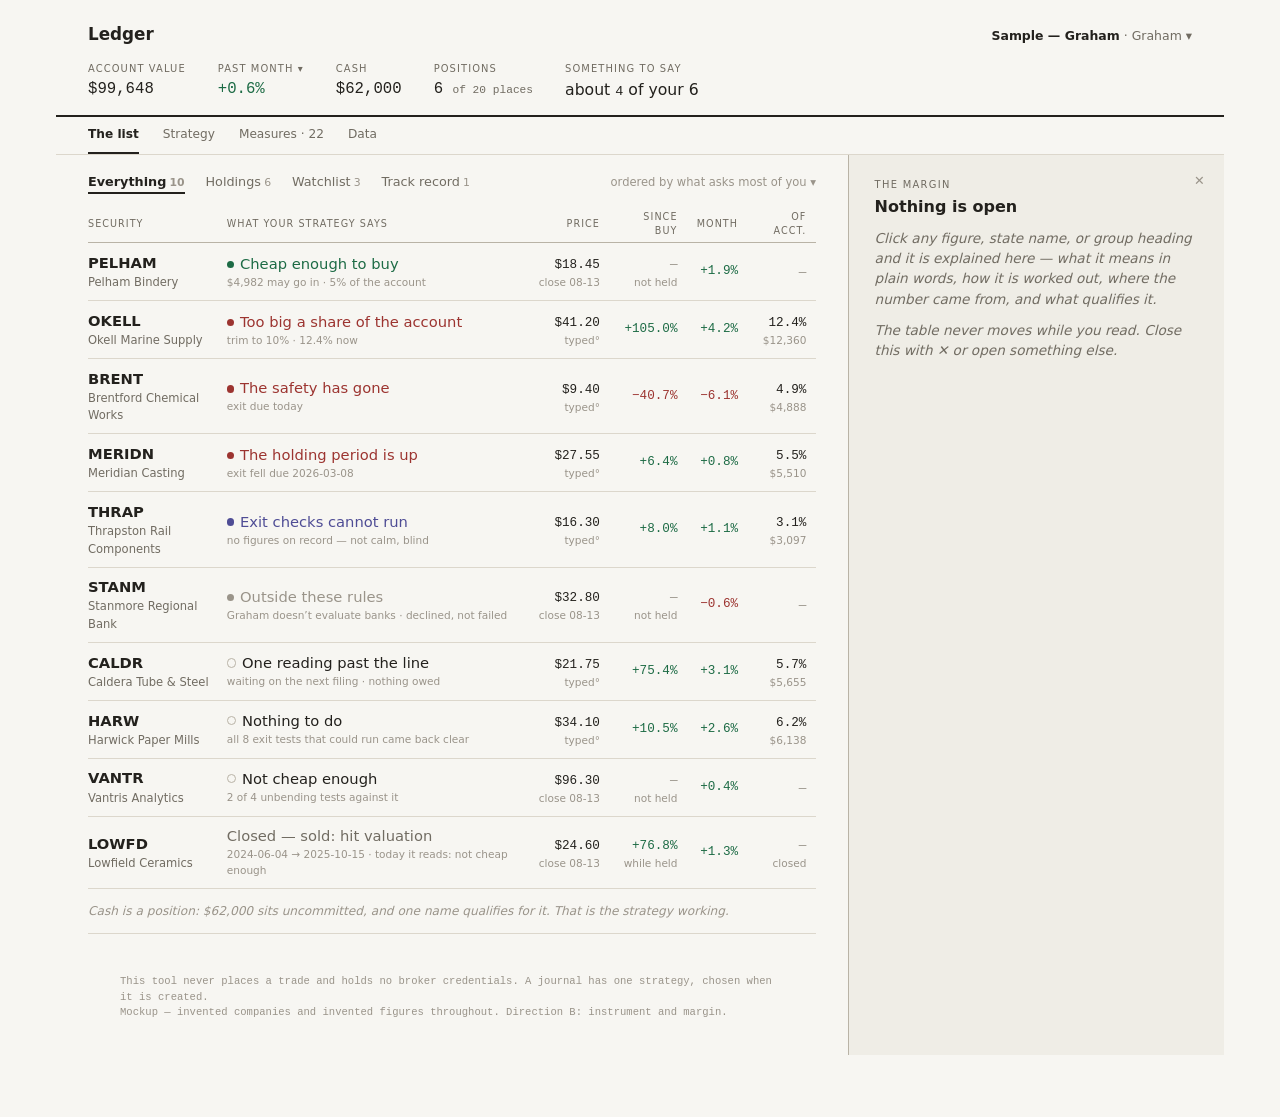
<file: design_mockups/b-instrument-margin.html>
<!DOCTYPE html>
<html lang="en">
<head>
<meta charset="utf-8">
<meta name="viewport" content="width=device-width, initial-scale=1">
<title>Ledger — Direction B · Instrument and margin</title>
<style>
/* ============================================================
   DIRECTION B — INSTRUMENT AND MARGIN
   Two surfaces, one page. The left plane is the instrument:
   terse, fixed, it never grows a paragraph. The right margin
   is where every explanation lives — click any figure, state,
   or heading and it is glossed there, without the table moving.
   Reading and studying stop competing for the same column.
   ============================================================ */
:root{
  --paper:#f7f6f2;
  --margin-bg:#efede6;
  --ink:#23211d;
  --faint:#716c62;
  --dim:#9a948a;
  --hair:#dcd7cc;
  --hair-dark:#b9b3a6;
  --commit:#1d6b45;
  --exit:#9c3430;
  --blocked:#8a6a00;
  --unknown:#4f4d95;
  --scope:#9a948a;
  --sans:Seravek,"Avenir Next","Gill Sans",system-ui,sans-serif;
  --mono:ui-monospace,"SF Mono",Menlo,monospace;
}
*{margin:0;padding:0;box-sizing:border-box}
body{background:var(--paper);color:var(--ink);font-family:var(--sans);
  font-size:.92rem;line-height:1.5;-webkit-font-smoothing:antialiased}
button{font:inherit;color:inherit;background:none;border:none;cursor:pointer;text-align:left;padding:0}
.num{font-family:var(--mono);font-size:.86em;font-weight:500}
.pos{color:var(--commit)} .neg{color:var(--exit)}
.recstate{color:var(--faint)}

/* ---- frame: header + two planes ---- */
.frame{max-width:73rem;margin:0 auto;min-height:100vh;display:flex;flex-direction:column}
header.mast{padding:1.4rem 2rem .0rem;border-bottom:2px solid var(--ink)}
.mast-top{display:flex;justify-content:space-between;align-items:baseline}
.brand{font-weight:700;font-size:1.05rem}
.journal{font-size:.78rem;color:var(--faint)}
.journal b{color:var(--ink)}
.acct{display:flex;gap:2rem;flex-wrap:wrap;padding:.9rem 0 .8rem}
.acct .cell .l{font-size:.62rem;text-transform:uppercase;letter-spacing:.11em;color:var(--faint)}
.acct .cell .v{font-size:.98rem;margin-top:.1rem}
.acct .cell .v small{font-size:.7rem;color:var(--faint)}
nav.tabs{display:flex;gap:1.5rem;padding:0 2rem;border-bottom:1px solid var(--hair);font-size:.76rem;
  text-transform:uppercase;letter-spacing:.1em}
nav.tabs button{color:var(--faint);padding:.5rem 0;border-bottom:2px solid transparent}
nav.tabs button.on{color:var(--ink);border-bottom-color:var(--ink);font-weight:600}
.body{flex:1;display:flex;align-items:stretch}
main.plane{flex:1;min-width:0;padding:0 2rem 4rem}
aside.margin{width:23.5rem;flex-shrink:0;border-left:1px solid var(--hair-dark);background:var(--margin-bg);
  padding:1.4rem 1.6rem 3rem;position:sticky;top:0;align-self:flex-start;height:100vh;overflow-y:auto}

/* ---- margin ---- */
.margin .m-kicker{font-size:.62rem;text-transform:uppercase;letter-spacing:.13em;color:var(--faint);margin-bottom:.3rem}
.margin h3{font-size:1rem;font-weight:650;margin-bottom:.6rem;line-height:1.3}
.margin p{margin:0 0 .65rem;font-size:.85rem}
.margin .m-h{font-size:.62rem;text-transform:uppercase;letter-spacing:.13em;color:var(--faint);margin:1.05rem 0 .25rem}
.margin pre{font-family:var(--mono);font-size:.72rem;line-height:1.55;white-space:pre-wrap;
  border-left:2px solid var(--hair-dark);padding:.2rem 0 .2rem .7rem;margin:.3rem 0 .6rem}
.margin .caution{font-size:.8rem;color:var(--faint)}
.margin .caution::before{content:"° ";color:var(--ink)}
.margin .m-close{position:absolute;top:1rem;right:1.2rem;color:var(--dim);font-size:.8rem}
.margin .m-hint{color:var(--faint);font-size:.85rem;font-style:italic}
.margin .m-act{display:inline-block;border:1px solid var(--ink);padding:.4rem .9rem;font-size:.8rem;
  font-weight:600;margin-top:.4rem}
.margin .m-act.warn{border-color:var(--exit);color:var(--exit)}
.margin label{display:block;font-size:.68rem;text-transform:uppercase;letter-spacing:.1em;color:var(--faint);margin:.8rem 0 .2rem}
.margin input,.margin textarea,.margin select{width:100%;font:inherit;font-size:.9rem;padding:.35rem .5rem;
  border:1px solid var(--hair-dark);background:var(--paper);color:var(--ink)}
.margin .m-quiet{font-size:.78rem;color:var(--faint)}
.margin .m-series{width:100%;border-collapse:collapse;font-size:.78rem;margin:.2rem 0 .6rem}
.margin .m-series td{padding:.18rem 0;border-bottom:1px solid var(--hair)}
.margin .m-series td:last-child{text-align:right}

/* ---- states ---- */
.state{white-space:nowrap}
.state::before{content:"";display:inline-block;width:.5em;height:.5em;border-radius:50%;margin-right:.4em;background:currentColor;vertical-align:.05em}
.s-commit{color:var(--commit)} .s-exit{color:var(--exit)} .s-hold{color:var(--ink)}
.s-hold::before{background:none;border:1px solid var(--hair-dark)}
.s-blocked{color:var(--blocked)} .s-unknown{color:var(--unknown)} .s-scope{color:var(--scope)}

/* ---- list plane ---- */
.filters{display:flex;gap:1.3rem;align-items:baseline;padding:1.1rem 0 .6rem;font-size:.8rem}
.filters button{color:var(--faint)}
.filters button.on{color:var(--ink);font-weight:650;border-bottom:2px solid var(--ink)}
.filters .n{font-size:.68rem;color:var(--dim);margin-left:.2rem}
.filters .sort{margin-left:auto;color:var(--dim);font-size:.72rem}
table.list{width:100%;border-collapse:collapse}
table.list th{font-size:.6rem;text-transform:uppercase;letter-spacing:.11em;color:var(--faint);
  text-align:right;font-weight:500;padding:.4rem .6rem .25rem;border-bottom:1px solid var(--hair-dark)}
table.list th:first-child,table.list th:nth-child(2){text-align:left;padding-left:0}
table.list td{padding:.55rem .6rem;border-bottom:1px solid var(--hair);text-align:right;white-space:nowrap}
table.list td:first-child,table.list td:nth-child(2){text-align:left;padding-left:0;white-space:normal}
table.list tr.sec{cursor:pointer}
table.list tr.sec:hover td,table.list tr.sec.sel td{background:#edeae1}
table.list .tk{font-weight:700}
table.list .tk small{display:block;font-weight:400;color:var(--faint);font-size:.72rem}
table.list td .sub{display:block;font-size:.66rem;color:var(--dim)}
.listnote{font-size:.76rem;color:var(--dim);padding:.8rem 0;font-style:italic}

/* ---- detail plane ---- */
.crumb{font-size:.72rem;color:var(--dim);padding:1rem 0 0}
.crumb button{color:var(--faint)}
.dhead{display:flex;justify-content:space-between;align-items:flex-start;gap:2rem;padding:.6rem 0 0}
.dhead h1{font-size:1.35rem;font-weight:700}
.dhead h1 small{font-weight:400;color:var(--faint);font-size:.9rem;margin-left:.5rem}
.dhead .meta{font-size:.74rem;color:var(--faint);margin-top:.1rem}
.chip{font-family:var(--mono);font-size:.6rem;border:1px dashed var(--hair-dark);border-radius:2px;
  padding:.02em .4em;color:var(--faint);white-space:nowrap}
.vcard{margin-top:1.1rem;border:1px solid var(--hair-dark);background:#fbfaf7;padding:1rem 1.2rem}
.vcard .vname{font-size:1.18rem;font-weight:650}
.vcard .vname button{font-weight:650}
.vcard .vwait{font-size:.92rem;color:var(--faint);font-style:italic}
.vcard .vsum{font-size:.88rem;margin-top:.4rem;max-width:44rem}
.vcard .vrow{display:flex;gap:1.5rem;flex-wrap:wrap;margin-top:.6rem;font-size:.78rem;color:var(--faint)}
.vcard .vrow b{color:var(--ink);font-weight:600}
.vcard .vrow button{text-decoration:underline;text-decoration-color:var(--hair-dark)}
.facts{display:flex;gap:1.7rem;flex-wrap:wrap;padding:.9rem 0;border-bottom:1px solid var(--hair)}
.facts .cell .l{font-size:.6rem;text-transform:uppercase;letter-spacing:.1em;color:var(--faint)}
.facts .cell .v{margin-top:.1rem;font-size:.94rem}
.facts .cell .v small{font-size:.68rem;color:var(--dim)}
.facts .cell button{border-bottom:1px dotted var(--hair-dark)}
.acts{display:flex;gap:1.3rem;flex-wrap:wrap;padding:.7rem 0 .2rem;font-size:.74rem;text-transform:uppercase;letter-spacing:.09em}
.acts button{color:var(--faint)}
.acts button.pri{color:var(--ink);font-weight:700}
.acts button.warn{color:var(--exit)}

h2.sect{font-size:.66rem;text-transform:uppercase;letter-spacing:.13em;color:var(--faint);font-weight:600;
  padding:1.7rem 0 .25rem;border-bottom:1px solid var(--hair-dark);display:flex;justify-content:space-between}
h2.sect .aside{text-transform:none;letter-spacing:.02em;font-weight:400;color:var(--dim)}
.grp{padding:.75rem 0 .2rem}
.grp .gh{display:flex;justify-content:space-between;align-items:baseline;font-size:.84rem;padding-bottom:.3rem}
.grp .gh .gn{font-weight:650}
.grp .gh .gtally{font-size:.7rem;color:var(--faint)}
.grp .gh .gtally b{color:var(--ink)}
table.ev{width:100%;border-collapse:collapse}
table.ev td{padding:.4rem 0;border-top:1px solid var(--hair);font-size:.86rem;vertical-align:baseline}
table.ev td.en button{border-bottom:1px dotted var(--hair-dark)}
table.ev td.ev-v{text-align:right;white-space:nowrap}
table.ev td.ev-t{text-align:right;color:var(--faint);font-size:.78rem;white-space:nowrap}
table.ev td.ev-o{text-align:right;width:5rem;font-size:.7rem;text-transform:uppercase;letter-spacing:.07em}
.o-pass{color:var(--commit)} .o-fail{color:var(--exit)} .o-unknown{color:var(--unknown)} .o-noted{color:var(--dim)}
.absent{color:var(--unknown);font-style:italic}
td .cm{color:var(--ink)}
tr.hot:hover td{background:#edeae1}
tr.sel td{background:#edeae1}
.recline{display:flex;justify-content:space-between;align-items:baseline;border-top:1px solid var(--hair);padding:.5rem 0;font-size:.85rem}
.recline:first-of-type{border-top:none}
.recline time{font-size:.7rem;color:var(--dim);font-family:var(--mono);flex-shrink:0;margin-left:1rem}
.recline button{border-bottom:1px dotted var(--hair-dark)}
.quiet{font-size:.82rem;color:var(--faint);font-style:italic;padding:.6rem 0}
.foot{padding:2.5rem 2rem 2rem;font-size:.66rem;color:var(--dim);font-family:var(--mono);border-top:1px solid var(--hair)}
.screen{display:none}.screen.on{display:block}
</style>
</head>
<body>
<div class="frame">

<header class="mast">
  <div class="mast-top">
    <div class="brand">Ledger</div>
    <div class="journal"><b>Sample — Graham</b> · Graham ▾</div>
  </div>
  <div class="acct">
    <div class="cell"><div class="l">Account value</div><div class="v num">$99,648</div></div>
    <div class="cell"><div class="l">Past month ▾</div><div class="v num pos">+0.6%</div></div>
    <div class="cell"><div class="l">Cash</div><div class="v num">$62,000</div></div>
    <div class="cell"><div class="l">Positions</div><div class="v num">6 <small>of 20 places</small></div></div>
    <div class="cell"><div class="l">Something to say</div><div class="v">about <b class="num">4</b> of your 6</div></div>
  </div>
</header>
<nav class="tabs">
  <button class="on" data-go="list">The list</button>
  <button>Strategy</button>
  <button>Measures · 22</button>
  <button>Data</button>
</nav>

<div class="body">
<main class="plane">

<!-- ================= LIST ================= -->
<section class="screen on" id="scr-list">
  <div class="filters">
    <button class="on">Everything<span class="n">10</span></button>
    <button>Holdings<span class="n">6</span></button>
    <button>Watchlist<span class="n">3</span></button>
    <button>Track record<span class="n">1</span></button>
    <span class="sort">ordered by what asks most of you ▾</span>
  </div>
  <table class="list">
    <thead><tr>
      <th>Security</th><th>What your strategy says</th><th>Price</th><th>Since buy</th><th>Month</th><th>Of acct.</th>
    </tr></thead>
    <tbody>
      <tr class="sec" onclick="m('row-pelham',this)">
        <td class="tk">PELHAM<small>Pelham Bindery</small></td>
        <td><span class="state s-commit">Cheap enough to buy</span><span class="sub">$4,982 may go in · 5% of the account</span></td>
        <td><span class="num">$18.45</span><span class="sub">close 08-13</span></td>
        <td><span class="num" style="color:var(--dim)">—</span><span class="sub">not held</span></td>
        <td class="num pos">+1.9%</td><td><span class="num" style="color:var(--dim)">—</span></td>
      </tr>
      <tr class="sec" onclick="m('row-okell',this)">
        <td class="tk">OKELL<small>Okell Marine Supply</small></td>
        <td><span class="state s-exit">Too big a share of the account</span><span class="sub">trim to 10% · 12.4% now</span></td>
        <td><span class="num">$41.20</span><span class="sub">typed°</span></td>
        <td class="num pos">+105.0%</td><td class="num pos">+4.2%</td>
        <td><span class="num">12.4%</span><span class="sub">$12,360</span></td>
      </tr>
      <tr class="sec" onclick="m('row-brent',this)">
        <td class="tk">BRENT<small>Brentford Chemical Works</small></td>
        <td><span class="state s-exit">The safety has gone</span><span class="sub">exit due today</span></td>
        <td><span class="num">$9.40</span><span class="sub">typed°</span></td>
        <td class="num neg">−40.7%</td><td class="num neg">−6.1%</td>
        <td><span class="num">4.9%</span><span class="sub">$4,888</span></td>
      </tr>
      <tr class="sec" onclick="m('row-meridn',this)">
        <td class="tk">MERIDN<small>Meridian Casting</small></td>
        <td><span class="state s-exit">The holding period is up</span><span class="sub">exit fell due 2026-03-08</span></td>
        <td><span class="num">$27.55</span><span class="sub">typed°</span></td>
        <td class="num pos">+6.4%</td><td class="num pos">+0.8%</td>
        <td><span class="num">5.5%</span><span class="sub">$5,510</span></td>
      </tr>
      <tr class="sec" onclick="m('row-thrap',this)">
        <td class="tk">THRAP<small>Thrapston Rail Components</small></td>
        <td><span class="state s-unknown">Exit checks cannot run</span><span class="sub">no figures on record — not calm, blind</span></td>
        <td><span class="num">$16.30</span><span class="sub">typed°</span></td>
        <td class="num pos">+8.0%</td><td class="num pos">+1.1%</td>
        <td><span class="num">3.1%</span><span class="sub">$3,097</span></td>
      </tr>
      <tr class="sec" onclick="m('row-stanm',this)">
        <td class="tk">STANM<small>Stanmore Regional Bank</small></td>
        <td><span class="state s-scope">Outside these rules</span><span class="sub">Graham doesn’t evaluate banks · declined, not failed</span></td>
        <td><span class="num">$32.80</span><span class="sub">close 08-13</span></td>
        <td><span class="num" style="color:var(--dim)">—</span><span class="sub">not held</span></td>
        <td class="num neg">−0.6%</td><td><span class="num" style="color:var(--dim)">—</span></td>
      </tr>
      <tr class="sec sel" onclick="m('row-caldr',this)">
        <td class="tk">CALDR<small>Caldera Tube &amp; Steel</small></td>
        <td><span class="state s-hold">One reading past the line</span><span class="sub">waiting on the next filing · nothing owed</span></td>
        <td><span class="num">$21.75</span><span class="sub">typed°</span></td>
        <td class="num pos">+75.4%</td><td class="num pos">+3.1%</td>
        <td><span class="num">5.7%</span><span class="sub">$5,655</span></td>
      </tr>
      <tr class="sec" onclick="m('row-harw',this)">
        <td class="tk">HARW<small>Harwick Paper Mills</small></td>
        <td><span class="state s-hold">Nothing to do</span><span class="sub">all 8 exit tests that could run came back clear</span></td>
        <td><span class="num">$34.10</span><span class="sub">typed°</span></td>
        <td class="num pos">+10.5%</td><td class="num pos">+2.6%</td>
        <td><span class="num">6.2%</span><span class="sub">$6,138</span></td>
      </tr>
      <tr class="sec" onclick="m('row-vantr',this)">
        <td class="tk">VANTR<small>Vantris Analytics</small></td>
        <td><span class="state s-hold">Not cheap enough</span><span class="sub">2 of 4 unbending tests against it</span></td>
        <td><span class="num">$96.30</span><span class="sub">close 08-13</span></td>
        <td><span class="num" style="color:var(--dim)">—</span><span class="sub">not held</span></td>
        <td class="num pos">+0.4%</td><td><span class="num" style="color:var(--dim)">—</span></td>
      </tr>
      <tr class="sec" onclick="m('row-lowfd',this)">
        <td class="tk">LOWFD<small>Lowfield Ceramics</small></td>
        <td><span class="recstate">Closed — sold: hit valuation</span><span class="sub">2024-06-04 → 2025-10-15 · today it reads: not cheap enough</span></td>
        <td><span class="num">$24.60</span><span class="sub">close 08-13</span></td>
        <td><span class="num pos">+76.8%</span><span class="sub">while held</span></td>
        <td class="num pos">+1.3%</td>
        <td><span class="num" style="color:var(--dim)">—</span><span class="sub">closed</span></td>
      </tr>
    </tbody>
  </table>
  <p class="listnote">Cash is a position: $62,000 sits uncommitted, and one name qualifies for it. That is the strategy working.</p>
</section>

<!-- ================= DETAIL ================= -->
<section class="screen" id="scr-detail">
  <div class="crumb"><button data-go="list">← The list</button></div>
  <div class="dhead">
    <div>
      <h1>CALDR <small>Caldera Tube &amp; Steel</small> <span class="chip">from history</span></h1>
      <div class="meta">Held since 2025-06-12 · 14 months · judged by Graham</div>
    </div>
  </div>

  <div class="vcard">
    <div class="vname"><button onclick="m('state-orp')" class="state s-hold">One reading past the line</button>
      <span class="vwait">— waiting on the next filing to say it again</span></div>
    <p class="vsum">2 exit levels have been crossed on the current reading and have not yet been crossed on
      enough consecutive trading days to act on. Nothing is owed from you today.</p>
    <div class="vrow">
      <span><b>What decided it:</b> <button onclick="m('m-ptb')">Price to book</button> · <button onclick="m('m-gcm')">Graham combined multiple</button></span>
      <span>Since your reading of 02 Aug: <b>nothing has moved</b> <button onclick="m('g-reading')">compare</button></span>
    </div>
  </div>

  <div class="facts">
    <div class="cell"><div class="l">Price</div><div class="v"><button onclick="m('g-price')"><span class="num">$21.75</span> <small>typed°</small></button></div></div>
    <div class="cell"><div class="l">Avg cost</div><div class="v num">$12.40</div></div>
    <div class="cell"><div class="l">Shares</div><div class="v num">260</div></div>
    <div class="cell"><div class="l">Value</div><div class="v num">$5,655</div></div>
    <div class="cell"><div class="l">Of account</div><div class="v"><button onclick="m('m-weight')" class="num">5.7%</button></div></div>
    <div class="cell"><div class="l">Since buy</div><div class="v num pos">+75.4%</div></div>
    <div class="cell"><div class="l">Past month</div><div class="v num pos">+3.1%</div></div>
  </div>

  <div class="acts">
    <button class="pri">Fetch data</button>
    <button>Save today’s reading</button>
    <button>Add note</button>
    <button onclick="m('act-buy')">Buy more</button>
    <button class="warn" onclick="m('act-sell')">Record a sale</button>
    <button style="color:var(--dim)">More ▾</button>
  </div>

  <h2 class="sect">What your rules are checking<span class="aside">problems first ⇅ · click anything for the margin</span></h2>

  <div class="grp">
    <div class="gh"><span class="gn"><button onclick="m('g-discount')">The discount you bought</button></span>
      <span class="gtally">reported on every reading · <b>1 of 3</b> holds</span></div>
    <table class="ev"><tbody>
      <tr class="hot"><td class="en"><button onclick="m('m-ptb',this)">Price to book</button></td>
        <td class="ev-v num">3.28×<span class="cm">°</span></td>
        <td class="ev-t">below 3.00× — your exit level</td>
        <td class="ev-o o-fail">misses it</td></tr>
      <tr class="hot"><td class="en"><button onclick="m('m-gcm',this)">Graham combined multiple</button></td>
        <td class="ev-v num">63.0<span class="cm">°</span></td>
        <td class="ev-t">below 50.0 — your exit level</td>
        <td class="ev-o o-fail">misses it</td></tr>
      <tr class="hot"><td class="en"><button onclick="m('m-pe3',this)">Price to earnings, three-year average EPS</button></td>
        <td class="ev-v num">19.2×<span class="cm">°</span></td>
        <td class="ev-t">below 25.00× — your exit level</td>
        <td class="ev-o o-pass">meets it</td></tr>
    </tbody></table>
  </div>

  <div class="grp">
    <div class="gh"><span class="gn"><button onclick="m('g-safety')">The balance sheet and the earnings record</button></span>
      <span class="gtally">reported on every reading · <b>4 of 5</b> hold · 1 could not be worked out</span></div>
    <table class="ev"><tbody>
      <tr class="hot"><td class="en"><button onclick="m('m-cr',this)">Current ratio</button></td>
        <td class="ev-v num">2.10<span class="cm">°</span></td>
        <td class="ev-t">at least 1.20 — your exit level</td>
        <td class="ev-o o-pass">meets it</td></tr>
      <tr class="hot"><td class="en"><button onclick="m('m-ltd',this)">Long-term debt to working capital</button></td>
        <td class="ev-v num">0.55<span class="cm">°</span></td>
        <td class="ev-t">at most 2.00 — your exit level</td>
        <td class="ev-o o-pass">meets it</td></tr>
      <tr class="hot"><td class="en"><button onclick="m('m-z',this)">Altman Z″-score, non-manufacturers</button></td>
        <td class="ev-v"><span class="absent">not known</span></td>
        <td class="ev-t">at least 1.10 — your exit level</td>
        <td class="ev-o o-unknown">can’t say</td></tr>
      <tr class="hot"><td class="en"><button onclick="m('m-de',this)">Debt to equity</button></td>
        <td class="ev-v num">0.35<span class="cm">°</span></td>
        <td class="ev-t">below 2.00 — your exit level</td>
        <td class="ev-o o-pass">meets it</td></tr>
      <tr class="hot"><td class="en"><button onclick="m('m-loss',this)">Consecutive annual losses</button></td>
        <td class="ev-v num">0<span class="cm">°</span></td>
        <td class="ev-t">below 2 — losing years that end the position</td>
        <td class="ev-o o-pass">meets it</td></tr>
    </tbody></table>
  </div>

  <div class="grp">
    <div class="gh"><span class="gn"><button onclick="m('g-clock')">The holding period</button></span>
      <span class="gtally">it must pass · <b>passes</b></span></div>
    <table class="ev"><tbody>
      <tr class="hot"><td class="en"><button onclick="m('m-months',this)">Months held</button></td>
        <td class="ev-v num">14</td>
        <td class="ev-t">below 24 — your months before time is up</td>
        <td class="ev-o o-pass">meets it</td></tr>
    </tbody></table>
  </div>

  <div class="grp">
    <div class="gh"><span class="gn"><button onclick="m('g-size')">How big it has got</button></span>
      <span class="gtally">it must pass · <b>passes</b></span></div>
    <table class="ev"><tbody>
      <tr class="hot"><td class="en"><button onclick="m('m-weight',this)">Position weight</button></td>
        <td class="ev-v num">5.7%<span class="cm">°</span></td>
        <td class="ev-t">at most 10.0% — your largest one name may get</td>
        <td class="ev-o o-pass">meets it</td></tr>
    </tbody></table>
  </div>

  <h2 class="sect">Everything else this strategy reads<span class="aside">not part of today’s verdict</span></h2>
  <table class="ev"><tbody>
    <tr class="hot"><td class="en"><button onclick="m('m-ncav',this)">Net current asset value over market cap</button></td>
      <td class="ev-v num">0.28<span class="cm">°</span></td><td class="ev-t"></td><td class="ev-o o-noted">read</td></tr>
    <tr class="hot"><td class="en"><button onclick="m('m-acc',this)">Accruals ratio</button></td>
      <td class="ev-v num">0.04<span class="cm">°</span></td><td class="ev-t"></td><td class="ev-o o-noted">read</td></tr>
    <tr class="hot"><td class="en"><button onclick="m('m-eps',this)">Ten-year EPS growth, averaged at both ends</button></td>
      <td class="ev-v num">+58.0%<span class="cm">°</span></td><td class="ev-t"></td><td class="ev-o o-noted">read</td></tr>
    <tr class="hot"><td class="en"><button onclick="m('m-rev',this)">Revenue, trailing twelve months</button></td>
      <td class="ev-v num">$880M<span class="cm">°</span></td><td class="ev-t"></td><td class="ev-o o-noted">read</td></tr>
    <tr class="hot"><td class="en"><button onclick="m('m-py',this)">Years of positive net income, of the last ten</button></td>
      <td class="ev-v num">10 of 10<span class="cm">°</span></td><td class="ev-t"></td><td class="ev-o o-noted">read</td></tr>
  </tbody></table>

  <h2 class="sect">Questions only you can answer</h2>
  <p class="quiet">Graham asks none. This strategy forms no opinion about whether the business is any good — that is its point, not a gap.</p>

  <h2 class="sect">Your record on this security<span class="aside">append-only · nothing is ever edited</span></h2>
  <div class="recline"><span><b>Why I own this</b> — <button onclick="m('g-thesis')">read it</button> · and what would make you wrong</span><time>2026-08-02</time></div>
  <div class="recline"><span><b>Saved reading</b> — it read <i>One reading past the line</i> then too · <button onclick="m('g-reading')">compare with today</button></span><time>2026-08-02</time></div>
  <div class="recline"><span><b>Note</b> — “Bought this under the size floor…” · <button onclick="m('g-note1')">read</button></span><time>2025-06-12</time></div>
  <div class="recline"><span><b>Bought 260 at $12.40</b> — with the signal · <button onclick="m('g-lot')">the record of that day</button></span><time>2025-06-12</time></div>
</section>

<div class="foot">
  <p>This tool never places a trade and holds no broker credentials. A journal has one strategy, chosen when it is created.</p>
  <p>Mockup — invented companies and invented figures throughout. Direction B: instrument and margin.</p>
</div>
</main>

<!-- ================= THE MARGIN ================= -->
<aside class="margin" id="margin"></aside>
</div>
</div>

<script>
const M = {
/* ---------- resting ---------- */
rest:`<p class="m-kicker">The margin</p>
<h3>Nothing is open</h3>
<p class="m-hint">Click any figure, state name, or group heading and it is explained here — what it means in plain words, how it is worked out, where the number came from, and what qualifies it.</p>
<p class="m-hint">The table never moves while you read. Close this with ✕ or open something else.</p>`,

/* ---------- state gloss ---------- */
'state-orp':`<p class="m-kicker">A state this strategy declares</p>
<h3>One reading past the line</h3>
<p>An exit level has been crossed on the current reading, and this strategy will not act on it until the next filings say the same thing. One impairment or one settlement can push a measure over a line without anything having changed, and selling on that would be the panic this is here to prevent. Nothing is owed from you today.</p>
<div class="m-h">Where it sits</div>
<p>It renders as <b>hold — no action</b>. Of the things this strategy can say, it is the one that watches rather than acts.</p>
<div class="m-h">What produced it</div>
<p class="num">rule breach-awaiting-confirmation · Graham v9 · settings v5</p>`,

/* ---------- group glosses ---------- */
'g-discount':`<p class="m-kicker">A group of tests</p>
<h3>The discount you bought</h3>
<p>The gap between price and what the company owns and earns is the only protection this strategy believes in. These lines watch that gap closing.</p>
<p>Exit levels sit looser than entry bars on purpose: you demanded 1.5× book to get in, and the exit at 3.0× is the discount being fully gone, not merely thinner.</p>
<div class="m-h">How the tally works</div>
<p>The group is reported on every reading. A crossed line becomes an exit only when consecutive filings agree — that confirmation rule is what the verdict above is waiting on.</p>`,
'g-safety':`<p class="m-kicker">A group of tests</p>
<h3>The balance sheet and the earnings record</h3>
<p>Whether the company can still carry itself: liquidity, debt against cushion, solvency, and the loss streak. When one of these fails the cushion that made an unremarkable business acceptable is gone.</p>
<p>“4 of 5 hold · 1 could not be worked out” counts the unreadable test as neither a pass nor a failure. Absence never reads as success here.</p>`,
'g-clock':`<p class="m-kicker">A group of tests</p>
<h3>The holding period</h3>
<p>Graham sells a discount that refuses to close. Two years is the time you gave it, and nothing about the company can extend the clock — a discount that has not closed in the time you gave it is the case this rule exists for.</p>`,
'g-size':`<p class="m-kicker">A group of tests</p>
<h3>How big it has got</h3>
<p>Your strategy speaking about risk. Graham’s protection is the spread of twenty places, and one name outgrowing its place erodes it. The cap of 10% is your setting, readable on the Strategy page, changeable only there.</p>`,

/* ---------- measures ---------- */
'm-ptb':`<p class="m-kicker">Measure · read by this strategy</p>
<h3>Price to book</h3>
<p><b class="num">3.28×</b> against your exit level of <b class="num">3.00×</b> — misses it.</p>
<p>What you pay for a dollar of the company’s accounting net worth — the assets it reports, less what it owes.</p>
<pre>market capitalization ÷ total shareholders’ equity</pre>
<div class="m-h">Where this number came from</div>
<p>Entered by hand on 2026-08-02. A typed value beats a fetched one and is never overwritten by a fetch.</p>
<p class="caution">Qualified — entered by hand, so it carries no date. This is what you saw the market quote, not something you worked out; nothing here can tell how long ago you typed it.</p>
<div class="m-h">Your readings</div>
<table class="m-series">
<tr><td>2025-06-08 · typed</td><td class="num">1.02×</td></tr>
<tr><td>2026-08-02 · typed</td><td class="num">3.28×</td></tr>
</table>
<div class="m-h">Where it misfires</div>
<p>Book value stopped describing modern businesses around 1990: software, brands and services carry their real assets off the balance sheet, so this measure systematically rejects them. It still works well on banks, insurers, and asset-heavy industrials — like this one.</p>
<div class="m-h">Whose idea</div>
<p>Graham. The exit level is twice the entry bar: the discount closing, not the business changing.</p>`,
'm-gcm':`<p class="m-kicker">Measure · read by this strategy</p>
<h3>Graham combined multiple</h3>
<p><b class="num">63.0</b> against your exit level of <b class="num">50.0</b> — misses it.</p>
<p>A single test that lets one number be high if the other is low. A stock at 18× earnings and 1.2× book scores 21.6; one at 18× and 2.0× scores 36.</p>
<pre>P/E (3-yr average EPS) × price to book</pre>
<div class="m-h">Where this number came from</div>
<p>Entered by hand on 2026-08-02. It read 8.98 when you bought.</p>
<p class="caution">Qualified — entered by hand, so it carries no date.</p>
<div class="m-h">Where it misfires</div>
<p>Inherits every problem of both components, and compounds them: a cyclical at trough earnings with an asset-light model fails twice for two unrelated bad reasons.</p>
<div class="m-h">Whose idea</div>
<p>Graham. Often called the Graham Number in his honour.</p>`,
'm-pe3':`<p class="m-kicker">Measure · read by this strategy</p>
<h3>Price to earnings on three-year average EPS</h3>
<p><b class="num">19.2×</b> against your exit level of <b class="num">25.00×</b> — meets it.</p>
<p>What you’re paying for a dollar of typical earnings. Averaging three years is the point: it stops you paying a low multiple on a fluke good year.</p>
<pre>market capitalization ÷ shares outstanding
÷ mean(diluted EPS, last 3 fiscal years)</pre>
<div class="m-h">Where this number came from</div>
<p>Entered by hand on 2026-08-02. It read 8.8 when you bought.</p>
<p class="caution">Qualified — entered by hand, so it carries no date.</p>
<div class="m-h">Whose idea</div>
<p>Graham, <i>The Intelligent Investor</i>, ch. 14. The averaging is his method.</p>`,
'm-cr':`<p class="m-kicker">Measure · read by this strategy</p>
<h3>Current ratio</h3>
<p><b class="num">2.10</b> against your exit level of at least <b class="num">1.20</b> — meets it.</p>
<p>Whether the company holds enough short-term assets — cash, receivables, inventory — to cover the bills coming due within a year.</p>
<pre>total current assets ÷ total current liabilities</pre>
<div class="m-h">Where this number came from</div>
<p>Entered by hand on 2026-08-02.</p>
<p class="caution">Qualified — entered by hand, so it carries no date.</p>
<div class="m-h">Where it misfires</div>
<p>Retailers and subscription businesses with large deferred revenue routinely run below 1.0 and are fine. Negative working capital has been read as both weakness and strength, depending on who is reading.</p>
<div class="m-h">Whose idea</div>
<p>Graham, as a solvency test. The exit level of 1.20 is looser than the entry bar of 2.0 on purpose — a cushion eroding is watched; a cushion gone is acted on.</p>`,
'm-ltd':`<p class="m-kicker">Measure · read by this strategy</p>
<h3>Long-term debt to working capital</h3>
<p><b class="num">0.55</b> against your exit level of at most <b class="num">2.00</b> — meets it.</p>
<p>Whether the company’s long-term borrowings could be covered by the liquid cushion it already has. It ignores fixed assets entirely, which is deliberate: in liquidation, the factory sells for a fraction of book.</p>
<pre>long-term debt ÷ (current assets − current liabilities)</pre>
<div class="m-h">Where this number came from</div>
<p>Entered by hand on 2026-08-02.</p>
<p class="caution">Qualified — entered by hand, so it carries no date.</p>
<div class="m-h">Whose idea</div>
<p>Graham’s own test, stated in exactly this form.</p>`,
'm-z':`<p class="m-kicker">Measure · read by this strategy</p>
<h3>Altman Z″-score, for companies that do not manufacture</h3>
<p><span class="absent">not known</span> — the test could not run, and “could not run” is counted as neither pass nor failure.</p>
<div class="m-h">Why there is no number</div>
<p>No filing data is stored for this security — fetch data first. Every other figure on this page was typed by hand; this one cannot be worked out from typed figures alone.</p>
<div class="m-h">What it is</div>
<p>A bankruptcy score, in the version its author built for companies that do not make things. The equity term uses what the books say rather than what the market says, so the score does not move when the share price does — which a solvency test inside a valuation rule set needs.</p>
<pre>6.56 × (working capital / total assets)
+ 3.26 × (retained earnings / total assets)
+ 6.72 × (EBIT / total assets)
+ 1.05 × (book equity / total liabilities)</pre>
<div class="m-h">Whose idea</div>
<p>Altman. The four-variable variant is his, published for non-manufacturers.</p>`,
'm-de':`<p class="m-kicker">Measure · read by this strategy</p>
<h3>Debt to equity</h3>
<p><b class="num">0.35</b> against your exit level of below <b class="num">2.00</b> — meets it.</p>
<p>How much of the company is financed by lenders versus by its owners. At 1.0 there is a dollar of debt for every dollar of shareholder money.</p>
<pre>total debt ÷ total shareholders’ equity</pre>
<div class="m-h">Where this number came from</div>
<p>Entered by hand on 2026-08-02.</p>
<p class="caution">Qualified — entered by hand, so it carries no date.</p>`,
'm-loss':`<p class="m-kicker">Measure · read by this strategy</p>
<h3>Consecutive annual losses, most recent backward</h3>
<p><b class="num">0</b> against your limit of below <b class="num">2</b> — meets it.</p>
<p>How many years in a row the company has lost money right now. One loss year can be an impairment or a settlement; a run of them is the business.</p>
<div class="m-h">Where this number came from</div>
<p>Entered by hand on 2025-06-08.</p>
<p class="caution">Qualified — entered by hand, so it carries no date.</p>
<div class="m-h">Whose idea</div>
<p>Graham. The streak form of his earnings-stability test.</p>`,
'm-months':`<p class="m-kicker">A fact about your position</p>
<h3>Months held</h3>
<p><b class="num">14</b> against your limit of below <b class="num">24</b> — meets it.</p>
<p>Held since 2025-06-12. Graham sells a discount that refuses to close: two years is the time you gave it, and nothing about the company can extend it.</p>
<div class="m-h">Where this number came from</div>
<p>Worked out from your own purchase record. Never typed.</p>`,
'm-weight':`<p class="m-kicker">A fact about your position</p>
<h3>Position weight</h3>
<p><b class="num">5.7%</b> against your cap of <b class="num">10.0%</b> — meets it.</p>
<p>This holding’s share of everything the account is worth. The cap is your strategy speaking about risk: the spread of twenty places is the protection, and one name outgrowing its place erodes it.</p>
<div class="m-h">Where this number came from</div>
<p>$5,655 of an account of $99,648 — worked out from your lots and your cash record, never typed.</p>
<p class="caution">Qualified — every holding here is priced from a hand-typed quote that carries no date, so the account value this weight is measured against inherits that. Six holdings, one sentence.</p>`,
'm-ncav':`<p class="m-kicker">Measure · read, never blocking</p>
<h3>Net current asset value over market capitalization</h3>
<p><b class="num">0.28</b> — reported, never blocking.</p>
<p>How much of the purchase price is covered by liquid assets net of all debts. That’s Graham’s net-net, and it barely exists in modern markets outside of Japan and micro-caps.</p>
<pre>(current assets − total liabilities) ÷ market capitalization</pre>
<div class="m-h">Where this number came from</div>
<p>Entered by hand on 2026-08-02. It read 0.61 when you bought.</p>
<p class="caution">Qualified — entered by hand, so it carries no date.</p>`,
'm-acc':`<p class="m-kicker">Measure · read, never blocking</p>
<h3>Accruals ratio</h3>
<p><b class="num">0.04</b> — reported, never blocking.</p>
<p>How much of the reported profit is bookkeeping rather than cash. High accruals predict poor subsequent returns with unusual reliability.</p>
<pre>(net income − cash from operations) ÷ total assets</pre>
<div class="m-h">Whose idea</div>
<p>Sloan (1996). Not Graham, but a check that reported numbers are real, which is doing Graham’s job with better tools.</p>`,
'm-eps':`<p class="m-kicker">Measure · read, never blocking</p>
<h3>Ten-year EPS growth, three-year averages at both ends</h3>
<p><b class="num">+58.0%</b> — reported, never blocking.</p>
<p>How much more the company earns per share than it did a decade ago, stated as a total rather than an annual rate. A third more over ten years is under 3% a year.</p>
<div class="m-h">Where this number came from</div>
<p>Entered by hand on 2025-06-08.</p>
<p class="caution">Qualified — entered by hand, so it carries no date.</p>`,
'm-rev':`<p class="m-kicker">Measure · read, never blocking</p>
<h3>Revenue, trailing twelve months</h3>
<p><b class="num">$880M</b> — reported, never blocking.</p>
<p>What the company sold in the last year, in money. It is here as a measure of how big a company is that does not depend on what the market thinks it is worth — sales do not move when the share price does.</p>
<div class="m-h">Where this number came from</div>
<p>Entered by hand on 2025-06-08.</p>`,
'm-py':`<p class="m-kicker">Measure · read, never blocking</p>
<h3>Years of positive net income out of the last ten</h3>
<p><b class="num">10 of 10</b> — reported, never blocking.</p>
<p>Ten out of ten means it has never lost money in a decade — not “usually profitable”, never lost money.</p>
<div class="m-h">Where this number came from</div>
<p>Entered by hand on 2025-06-08.</p>`,

/* ---------- facts / record glosses ---------- */
'g-price':`<p class="m-kicker">Where this number came from</p>
<h3>Price · $21.75 · typed</h3>
<p class="caution">Qualified — entered by hand, so it carries no date. This is what you saw the market quote, not something you worked out, and the dated version of it is the price history a fetch keeps. Nothing here can tell how long ago you typed it.</p>
<p>Fetching this security would replace the typed quote with dated closes, and every measure that leans on price inherits the same sentence until then.</p>
<a class="m-act" href="#" onclick="return false">Fetch data</a>`,
'g-reading':`<p class="m-kicker">Saved reading · 2026-08-02</p>
<h3>Compared with today</h3>
<p>It read <b>One reading past the line</b> that day too, on the same two crossed lines.</p>
<table class="m-series">
<tr><td>Price to book</td><td class="num">3.28× — unchanged, past your 3.00× line</td></tr>
<tr><td>Everything else</td><td>stands where it stood</td></tr>
</table>
<p>Nothing has moved — which is what the waiting rule needs to know. The filing that confirms or clears it has not arrived.</p>
<div class="m-h">Your note that day</div>
<p>“The price has run and both valuation lines are crossed on this reading. The strategy will not act until a second filing says the same thing, which is the rule doing its job.”</p>
<p class="m-quiet">A reading is frozen when you save it and never updated. The difference between then and now is the thing worth reading.</p>`,
'g-thesis':`<p class="m-kicker">Your record · written 2026-08-02</p>
<h3>Why I own this</h3>
<p>“Bought at a third of what the tubes and the plant are worth on the books, after a customer cancelled a contract that was 8% of revenue. The cancellation is real and it is not the business.”</p>
<div class="m-h">What would make me wrong</div>
<p>“Book value falling for two straight years, which would mean the plant is worth less than I thought rather than the market being wrong about it.”</p>
<p class="m-quiet">Amending keeps every prior version and asks why it changed.</p>
<a class="m-act" href="#" onclick="return false">Amend</a>`,
'g-note1':`<p class="m-kicker">Your note · 2025-06-12</p>
<h3>On the size floor</h3>
<p>“Bought this under the size floor. $278M against a floor of $300M is not far under it, and the strategy still said no — a floor that bends for a near miss is not a floor. What I am actually taking on is a company small enough that getting out of a position this size may not be quick, and that is a different risk from the one every other test here measures. Written down so that if it turns out to matter, it is on the record that I knew.”</p>`,
'g-lot':`<p class="m-kicker">The record of 2025-06-12 · frozen</p>
<h3>Bought 260 at $12.40 — with the signal</h3>
<p>The verdict that day read <b>Cheap enough to buy</b>. Frozen with it: every figure, in the words and thresholds in force then. It is never recomputed — today’s page and this record may disagree, and that difference is the story.</p>
<div class="m-h">Your note, written at the time</div>
<p>“Under the $300M size floor, at $278M. I am taking that on deliberately: the discount is on the plant and the tubes, which do not care what the market capitalisation is, and I am buying a size I could still get out of. If I am wrong it will be because I could not sell it, not because the plant was worth less than I thought.”</p>
<a class="m-act" href="#" onclick="return false">Read every frozen figure</a>`,

/* ---------- act panes ---------- */
'act-buy':`<p class="m-kicker">Record a purchase · CALDR</p>
<h3>Today’s verdict is in front of you</h3>
<p><span class="state s-hold">One reading past the line</span> — this strategy has not said to add. Buying now goes against your own rules. Nothing here stops you; it asks one sentence.</p>
<label>Shares</label><input value="40">
<label>Cost per share</label><input placeholder="what you actually paid">
<label>Date</label><input value="2026-08-14">
<label>Why are you buying anyway? <span style="text-transform:none;letter-spacing:0">Required. One sentence. You will read this again later.</span></label>
<textarea rows="3"></textarea>
<a class="m-act warn" href="#" onclick="return false">Record anyway</a>
<p class="m-quiet" style="margin-top:.8rem">This records what you already did; the tool cannot place trades.</p>`,
'act-sell':`<p class="m-kicker">Record a sale · CALDR</p>
<h3>Today’s verdict is in front of you</h3>
<p><span class="state s-hold">One reading past the line</span> — no rule calls for this exit. Selling now goes against your own rules; the record will say so, with your reason.</p>
<label>Why are you selling?</label>
<select><option>Why I owned it broke</option><option>Hit valuation</option><option>Better opportunity</option><option>Risk limit</option><option>Panic</option></select>
<label>Shares sold</label><input value="260">
<label>Sale price <span style="text-transform:none;letter-spacing:0">— never prefilled; a number off the tape is not the number you got</span></label><input>
<label>Date</label><input value="2026-08-14">
<label>Why, in your own words? <span style="text-transform:none;letter-spacing:0">Required when no rule called for it.</span></label>
<textarea rows="3"></textarea>
<a class="m-act warn" href="#" onclick="return false">Record it anyway</a>`,

/* ---------- list row previews ---------- */
'row-caldr':`<p class="m-kicker">Holding · CALDR</p>
<h3><span class="state s-hold">One reading past the line</span></h3>
<p>2 exit levels have been crossed on the current reading and have not yet been crossed on enough consecutive trading days to act on. Nothing is owed from you today.</p>
<div class="m-h">What decided it</div>
<p>Price to book · Graham combined multiple</p>
<table class="m-series">
<tr><td>260 sh at $12.40 avg</td><td class="num">$5,655</td></tr>
<tr><td>Since buy</td><td class="num" style="color:var(--commit)">+75.4%</td></tr>
<tr><td>Held</td><td class="num">14 months</td></tr>
<tr><td>Of the account</td><td class="num">5.7% (cap 10%)</td></tr>
</table>
<a class="m-act" href="#" onclick="go('detail');return false">Open CALDR</a>`,
'row-pelham':`<p class="m-kicker">Watchlist · PELHAM</p>
<h3><span class="state s-commit">Cheap enough to buy</span></h3>
<p>Every test this strategy will not bend passed, all five questions about the company are answered — 8 of the 8 tests behind them did — and the size is 5% of the account, set by an equal share of your places.</p>
<table class="m-series">
<tr><td>May go in now</td><td class="num">$4,982</td></tr>
<tr><td>At $18.45</td><td class="num">≈ 270 sh</td></tr>
<tr><td>Free cash covers it</td><td class="num">$62,000</td></tr>
</table>
<div class="m-h">The tests this strategy will not bend</div>
<table class="m-series">
<tr><td>P/E, three-year average</td><td class="num" style="color:var(--commit)">8.4× · meets</td></tr>
<tr><td>Price to book</td><td class="num" style="color:var(--commit)">1.12× · meets</td></tr>
<tr><td>Current ratio</td><td class="num" style="color:var(--commit)">2.6 · meets</td></tr>
<tr><td>Revenue, trailing year</td><td class="num" style="color:var(--commit)">$910M · meets</td></tr>
</table>
<p class="m-quiet">The dollar figure is the strategy’s 5% sizing read against your account — not advice to spend it.</p>
<a class="m-act" href="#" onclick="return false">Record a purchase</a>
<p class="m-quiet" style="margin-top:.7rem">In the full app this pane is the one buy screen — every door leads here, with today’s verdict on top.</p>`,
'row-okell':`<p class="m-kicker">Holding · OKELL</p>
<h3><span class="state s-exit">Too big a share of the account</span></h3>
<p>This holding has grown past the largest share of the account any one name is allowed here. Trimming it back to the cap restores the spread this strategy relies on instead of the business being good.</p>
<table class="m-series">
<tr><td>Now</td><td class="num">12.4% · $12,360</td></tr>
<tr><td>Your cap</td><td class="num">10.0%</td></tr>
<tr><td>Trim to the cap</td><td class="num">sell ≈58 sh · $2,390</td></tr>
</table>
<p class="m-quiet">A trim reads as “Sell — trim” and goes down the same recording path as any sale.</p>
<a class="m-act" href="#" onclick="return false">Open OKELL</a>`,
'row-brent':`<p class="m-kicker">Holding · BRENT</p>
<h3><span class="state s-exit">The safety has gone</span></h3>
<p>1 of the balance-sheet and earnings tests has failed on the current reading, which is all a measure this smooth can be asked for, so this is a change and not a wobble. The cushion that made an unremarkable business acceptable is gone.</p>
<table class="m-series">
<tr><td>Exit due</td><td class="num">today</td></tr>
<tr><td>Since buy</td><td class="num" style="color:var(--exit)">−40.7%</td></tr>
</table>
<a class="m-act" href="#" onclick="return false">Open BRENT</a>`,
'row-meridn':`<p class="m-kicker">Holding · MERIDN</p>
<h3><span class="state s-exit">The holding period is up</span></h3>
<p>You have held this 29 months and the exit fell due on 2026-03-08. Nothing about the company decided that: a discount that has not closed in the time you gave it is the case this clock exists for.</p>
<a class="m-act" href="#" onclick="return false">Open MERIDN</a>`,
'row-thrap':`<p class="m-kicker">Holding · THRAP</p>
<h3><span class="state s-unknown">Exit checks cannot run</span></h3>
<p>Not one of the 8 exit tests could be worked out from the data on record, so this strategy has nothing to say about whether to stay. That is not calm — it is blindness, and it has its own colour so it never reads as “nothing to do”.</p>
<div class="m-h">The way back</div>
<p>Fetch filing data, or type the figures you have. Your own note here: “Bought on a conversation, not on numbers.”</p>
<a class="m-act" href="#" onclick="return false">Fetch data</a>`,
'row-stanm':`<p class="m-kicker">Watchlist · STANM</p>
<h3><span class="state s-scope">Outside these rules</span></h3>
<p>Graham doesn’t evaluate banks, lenders, insurers or property companies. That was settled from the SEC industry code inside this company’s own filings, on the first fetch, before anything computed.</p>
<div class="m-h">Why this kind is different</div>
<p>This strategy buys statistical discounts to what a company owns and typically earns, and a bank’s balance sheet does not present those tests the way the rules mean them. The strategy declines the company; nothing failed, and no amount of looking will change it.</p>
<p class="m-quiet">The name stays on your watchlist with this badge. A journal built on a strategy that does evaluate banks would read it fresh.</p>`,
'row-harw':`<p class="m-kicker">Holding · HARW</p>
<h3><span class="state s-hold">Nothing to do</span></h3>
<p>All 8 exit tests that could be run came back clear and the holding period has not elapsed. It is already at 6.2% of the account against a target of 5%, so no more money goes into it here.</p>
<a class="m-act" href="#" onclick="return false">Open HARW</a>`,
'row-vantr':`<p class="m-kicker">Watchlist · VANTR</p>
<h3><span class="state s-hold">Not cheap enough</span></h3>
<p>2 of the 4 tests this strategy will not bend came back against it, and one is enough.</p>
<div class="m-h">Your note</div>
<p>“This is the strategy working as designed rather than failing: book value stopped describing companies like this around 1990… A strategy that buys statistical discounts to book has nothing to say about it.”</p>`,
'row-lowfd':`<p class="m-kicker">Track record · LOWFD</p>
<h3>Held 2024-06-04 → 2025-10-15</h3>
<table class="m-series">
<tr><td>While held</td><td class="num" style="color:var(--commit)">+76.8%</td></tr>
<tr><td>Since exit</td><td class="num">+24.2%</td></tr>
<tr><td>Sold because</td><td>Hit valuation</td></tr>
<tr><td>Today it reads</td><td>Not cheap enough</td></tr>
</table>
<p>Since-exit is how your sell rules are graded, not an invitation to regret. Your own note: “if selling on a closed discount keeps leaving money on the table, the limit is the thing to look at and not my nerve.”</p>
<p class="m-quiet">Considering it again? It re-enters through the watchlist and is judged from scratch.</p>`,
};
const marginEl = document.getElementById('margin');
function m(id, row){
  marginEl.innerHTML = '<button class="m-close" onclick="m(\'rest\')">✕</button>' + (M[id]||M.rest);
  marginEl.scrollTop = 0;
  document.querySelectorAll('tr.sel').forEach(r=>r.classList.remove('sel'));
  if(row){ const tr = row.closest('tr'); if(tr) tr.classList.add('sel'); }
}
function go(id){
  document.querySelectorAll('.screen').forEach(s=>s.classList.remove('on'));
  document.getElementById('scr-'+id).classList.add('on');
  m('rest'); window.scrollTo(0,0);
}
document.querySelectorAll('[data-go]').forEach(b=>b.addEventListener('click',()=>go(b.dataset.go)));
if(location.hash.startsWith('#detail')){ go('detail'); const q=location.hash.split('=')[1]; if(q) m(q); }
else m('rest');
</script>
</body>
</html>
</file>
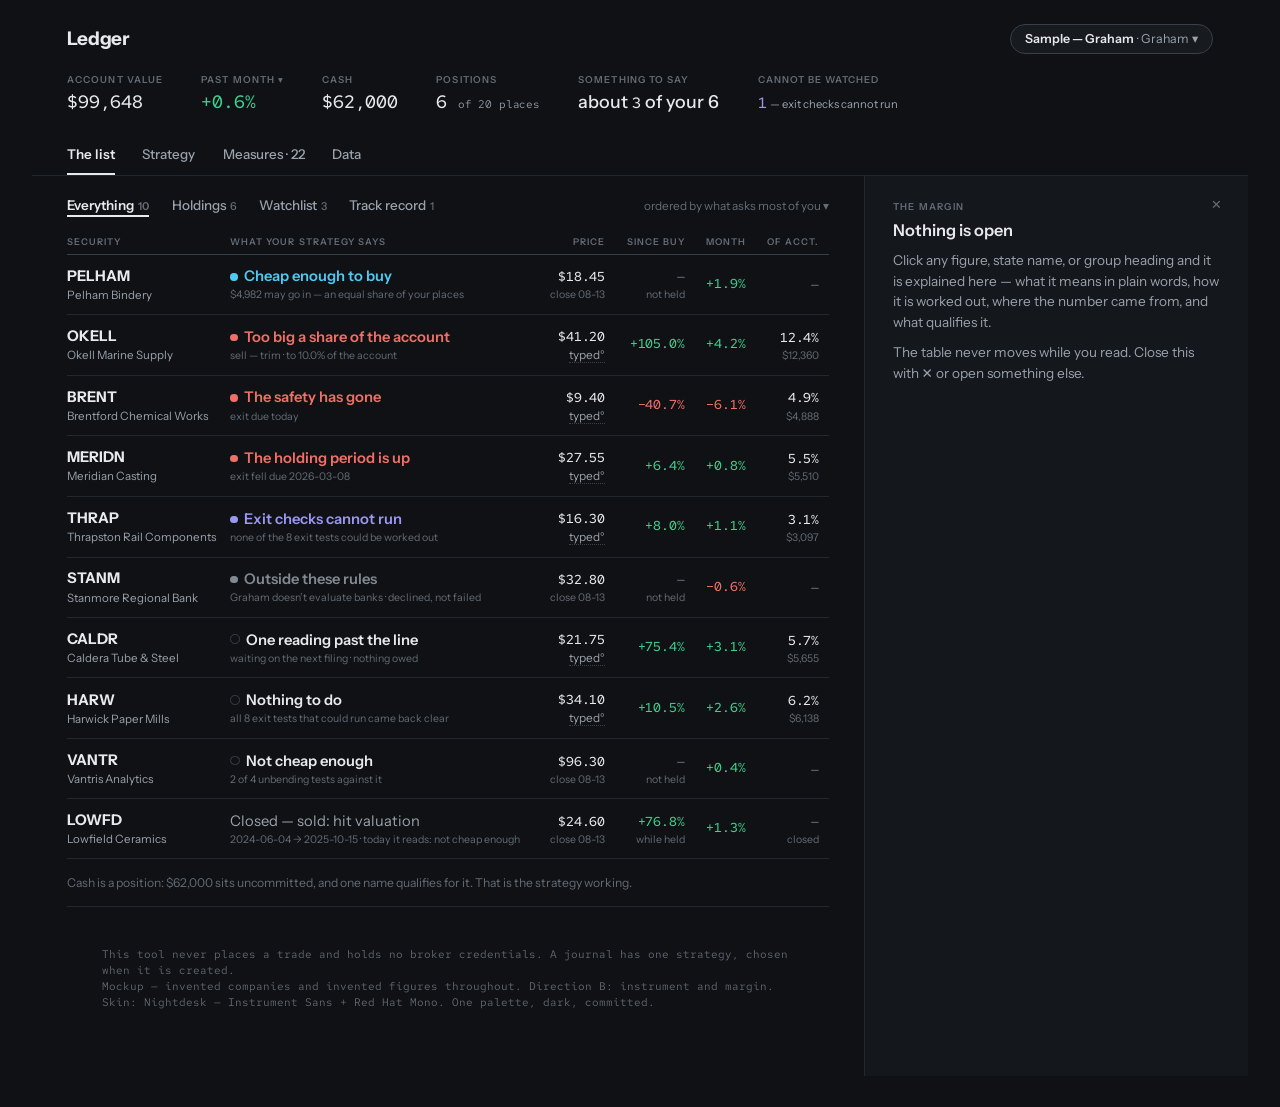
<file: design_mockups/b-nightdesk.html>
<!DOCTYPE html>
<html lang="en">
<head>
<meta charset="utf-8">
<meta name="viewport" content="width=device-width, initial-scale=1">
<title>Ledger — B · Nightdesk</title>
<link rel="preconnect" href="https://fonts.googleapis.com">
<link rel="preconnect" href="https://fonts.gstatic.com" crossorigin>
<link href="https://fonts.googleapis.com/css2?family=Instrument+Sans:wght@400;500;600;700&family=Red+Hat+Mono:wght@400;500&display=swap" rel="stylesheet">
<style>

/* ============================================================
   DIRECTION B · SKIN "NIGHTDESK"
   Same instrument-and-margin structure on a dark ground: a
   focused evening instrument. Luminous state colours on deep
   neutral; numerals in mono. Nothing glows that doesn't mean
   something.
   ============================================================ */
:root{
  --paper:#0f1114;
  --wash:#171a1f;
  --margin-bg:#14171c;
  --ink:#e7e9ec;
  --faint:#9aa2ac;
  --dim:#646c76;
  --hair:#23272e;
  --hair-dark:#39404a;
  --card:#14171c;
  --commit:#4dc9f2;   /* buy-eligible: its own colour, brightest on the page */
  --clean:#3ecf8e;    /* a passing measure / a positive return — never "buy" */
  --exit:#f07067;
  --blocked:#d9a13e;
  --unknown:#9a96f2;
  --scope:#818993;
  --prose:#c8cdd3;
  --pre-bg:#0f1114;
  --on-warn:#140605;
  --card-shadow:none;
  --sans:"Instrument Sans",system-ui,-apple-system,sans-serif;
  --mono:"Red Hat Mono",ui-monospace,"SF Mono",Menlo,monospace;
}
html{color-scheme:dark}
*{margin:0;padding:0;box-sizing:border-box}
body{background:var(--paper);color:var(--ink);font-family:var(--sans);
  font-size:.92rem;line-height:1.5;-webkit-font-smoothing:antialiased}
button{font:inherit;color:inherit;background:none;border:none;cursor:pointer;text-align:left;padding:0}
.num{font-family:var(--mono);font-size:.86em;font-weight:500;letter-spacing:-.01em}
.pos{color:var(--clean)} .neg{color:var(--exit)}
.recstate{color:var(--faint)}
.typed{font-style:normal;font-size:.74rem;color:var(--faint);border-bottom:1px dotted var(--hair-dark);cursor:help}

/* ---- frame ---- */
.frame{max-width:76rem;margin:0 auto;min-height:100vh;display:flex;flex-direction:column}
header.mast{padding:1.5rem 2.2rem .2rem}
.mast-top{display:flex;justify-content:space-between;align-items:center}
.brand{font-weight:700;font-size:1.18rem;letter-spacing:-.01em}
.journal{font-size:.78rem;color:var(--faint);border:1px solid var(--hair-dark);border-radius:999px;
  padding:.3rem .85rem;background:var(--wash)}
.journal b{color:var(--ink);font-weight:600}
.acct{display:flex;gap:2.4rem;flex-wrap:wrap;padding:1.15rem 0 1rem}
.acct .cell .l{font-size:.6rem;text-transform:uppercase;letter-spacing:.11em;color:var(--dim);font-weight:600}
.acct .cell .v{font-size:1.12rem;margin-top:.14rem;font-weight:500}
.acct .cell .v small{font-size:.7rem;color:var(--faint);font-weight:400}
nav.tabs{display:flex;gap:1.7rem;padding:0 2.2rem;border-bottom:1px solid var(--hair);font-size:.84rem}
nav.tabs button{color:var(--faint);padding:.55rem 0;border-bottom:2px solid transparent;font-weight:500;
  transition:color .14s,border-color .14s}
nav.tabs button:hover{color:var(--ink)}
nav.tabs button.on{color:var(--ink);border-bottom-color:var(--ink);font-weight:600}
.body{flex:1;display:flex;align-items:stretch}
main.plane{flex:1;min-width:0;padding:0 2.2rem 4rem}
aside.margin{width:24rem;flex-shrink:0;border-left:1px solid var(--hair);background:var(--margin-bg);
  padding:1.5rem 1.7rem 3rem;position:sticky;top:0;align-self:flex-start;height:100vh;overflow-y:auto}

/* ---- margin ---- */
.margin .m-kicker{font-size:.6rem;text-transform:uppercase;letter-spacing:.13em;color:var(--dim);font-weight:600;margin-bottom:.35rem}
.margin h3{font-size:1.02rem;font-weight:600;margin-bottom:.6rem;line-height:1.3}
.margin p{margin:0 0 .65rem;font-size:.85rem;color:var(--prose)}
.margin .m-h{font-size:.6rem;text-transform:uppercase;letter-spacing:.13em;color:var(--dim);font-weight:600;margin:1.1rem 0 .3rem}
.margin pre{font-family:var(--mono);font-size:.72rem;line-height:1.55;white-space:pre-wrap;color:var(--prose);
  background:var(--pre-bg);border:1px solid var(--hair);border-radius:8px;padding:.55rem .7rem;margin:.3rem 0 .6rem}
.margin .caution{font-size:.8rem;color:var(--faint)}
.margin .caution::before{content:"\00b0 ";color:var(--ink)}
.margin .m-close{position:absolute;top:1.05rem;right:1.2rem;color:var(--dim);font-size:.8rem;
  width:1.6rem;height:1.6rem;border-radius:50%;text-align:center;line-height:1.6rem;transition:background .14s}
.margin .m-close:hover{background:var(--hair)}
.margin .m-hint{color:var(--faint);font-size:.85rem}
.margin .m-act{display:inline-block;background:var(--ink);color:var(--paper);border-radius:8px;
  padding:.5rem 1.1rem;font-size:.8rem;font-weight:600;margin-top:.5rem;text-decoration:none;transition:opacity .14s}
.margin .m-act:hover{opacity:.85}
.margin .m-act.warn{background:var(--exit);color:var(--on-warn)}
.margin label{display:block;font-size:.66rem;text-transform:uppercase;letter-spacing:.1em;color:var(--faint);font-weight:600;margin:.85rem 0 .25rem}
.margin input,.margin textarea,.margin select{width:100%;font:inherit;font-size:.9rem;padding:.45rem .6rem;
  border:1px solid var(--hair-dark);border-radius:8px;background:var(--paper);color:var(--ink)}
.margin input:focus,.margin textarea:focus,.margin select:focus{outline:2px solid var(--faint);outline-offset:-1px}
.margin .m-quiet{font-size:.78rem;color:var(--faint)}
.margin .m-series{width:100%;border-collapse:collapse;font-size:.78rem;margin:.2rem 0 .6rem}
.margin .m-series td{padding:.22rem 0;border-bottom:1px solid var(--hair)}
.margin .m-series td:last-child{text-align:right}

/* ---- states ---- */
.state{white-space:nowrap;font-weight:600}
.state::before{content:"";display:inline-block;width:.5em;height:.5em;border-radius:50%;margin-right:.42em;background:currentColor;vertical-align:.05em}
.s-commit{color:var(--commit)} .s-exit{color:var(--exit)} .s-hold{color:var(--ink)}
.s-hold::before{background:none;border:1.5px solid var(--hair-dark)}
.s-blocked{color:var(--blocked)} .s-unknown{color:var(--unknown)} .s-scope{color:var(--scope)}

/* ---- list plane ---- */
.filters{display:flex;gap:1.4rem;align-items:baseline;padding:1.2rem 0 .7rem;font-size:.84rem}
.filters button{color:var(--faint);font-weight:500;transition:color .14s}
.filters button:hover{color:var(--ink)}
.filters button.on{color:var(--ink);font-weight:600;border-bottom:2px solid var(--ink)}
.filters .n{font-size:.68rem;color:var(--dim);margin-left:.25rem}
.filters .sort{margin-left:auto;color:var(--dim);font-size:.74rem}
table.list{width:100%;border-collapse:collapse}
table.list th{font-size:.58rem;text-transform:uppercase;letter-spacing:.11em;color:var(--dim);font-weight:600;
  text-align:right;padding:.4rem .6rem .3rem;border-bottom:1px solid var(--hair-dark)}
table.list th:first-child,table.list th:nth-child(2){text-align:left;padding-left:0}
table.list td{padding:.62rem .6rem;border-bottom:1px solid var(--hair);text-align:right;white-space:nowrap}
table.list td:first-child,table.list td:nth-child(2){text-align:left;padding-left:0;white-space:normal}
table.list tr.sec{cursor:pointer}
table.list tr.sec td{transition:background .12s}
table.list tr.sec:hover td,table.list tr.sec.sel td{background:var(--wash)}
table.list .tk{font-weight:700}
table.list .tk small{display:block;font-weight:400;color:var(--faint);font-size:.72rem}
table.list td .sub{display:block;font-size:.66rem;color:var(--dim)}
.listnote{font-size:.76rem;color:var(--dim);padding:.9rem 0}

/* ---- detail plane ---- */
.crumb{font-size:.74rem;color:var(--dim);padding:1rem 0 0}
.crumb button{color:var(--faint);transition:color .14s}
.crumb button:hover{color:var(--ink)}
.dhead{display:flex;justify-content:space-between;align-items:flex-start;gap:2rem;padding:.6rem 0 0}
.dhead h1{font-size:1.45rem;font-weight:700;letter-spacing:-.01em}
.dhead h1 small{font-weight:400;color:var(--faint);font-size:.92rem;margin-left:.5rem}
.dhead .meta{font-size:.76rem;color:var(--faint);margin-top:.15rem}
.chip{font-family:var(--mono);font-size:.6rem;border:1px dashed var(--hair-dark);border-radius:999px;
  padding:.06em .55em;color:var(--faint);white-space:nowrap;vertical-align:.15em}
.vcard{margin-top:1.15rem;border:1px solid var(--hair-dark);background:var(--card);border-radius:12px;
  padding:1.15rem 1.35rem;box-shadow:var(--card-shadow)}
.vcard .vname{font-size:1.28rem;font-weight:600}
.vcard .vname button{font-weight:600}
.vcard .vwait{font-size:.92rem;color:var(--faint);font-weight:400}
.vcard .vsum{font-size:.88rem;margin-top:.45rem;max-width:44rem;color:var(--prose)}
.vcard .vrow{display:flex;gap:1.5rem;flex-wrap:wrap;margin-top:.7rem;font-size:.78rem;color:var(--faint)}
.vcard .vrow b{color:var(--ink);font-weight:600}
.vcard .vrow button{text-decoration:underline;text-decoration-color:var(--hair-dark);text-underline-offset:3px;transition:text-decoration-color .14s}
.vcard .vrow button:hover{text-decoration-color:var(--ink)}
.facts{display:flex;gap:1.8rem;flex-wrap:wrap;padding:1rem 0;border-bottom:1px solid var(--hair)}
.facts .cell .l{font-size:.58rem;text-transform:uppercase;letter-spacing:.11em;color:var(--dim);font-weight:600}
.facts .cell .v{margin-top:.12rem;font-size:.98rem;font-weight:500}
.facts .cell .v small{font-size:.68rem;color:var(--dim)}
.facts .cell button{border-bottom:1px dotted var(--hair-dark)}
.acts{display:flex;gap:.7rem;flex-wrap:wrap;align-items:center;padding:.85rem 0 .2rem;font-size:.8rem}
.acts button{color:var(--faint);font-weight:600;padding:.42rem .95rem;border-radius:8px;border:1px solid transparent;transition:all .14s}
.acts button:hover{border-color:var(--hair-dark);color:var(--ink)}
.acts button.pri{background:var(--ink);color:var(--paper)}
.acts button.pri:hover{opacity:.85;color:var(--paper);border-color:transparent}
.acts button.warn{color:var(--exit);border-color:var(--hair)}
.acts button.warn:hover{border-color:var(--exit)}

h2.sect{font-size:.62rem;text-transform:uppercase;letter-spacing:.13em;color:var(--dim);font-weight:600;
  padding:1.9rem 0 .35rem;border-bottom:1px solid var(--hair-dark);display:flex;justify-content:space-between}
h2.sect .aside{text-transform:none;letter-spacing:.01em;font-weight:400;color:var(--dim)}
.grp{padding:.8rem 0 .2rem}
.grp .gh{display:flex;justify-content:space-between;align-items:baseline;font-size:.86rem;padding-bottom:.3rem}
.grp .gh .gn{font-weight:600}
.grp .gh .gtally{font-size:.7rem;color:var(--faint)}
.grp .gh .gtally b{color:var(--ink)}
table.ev{width:100%;border-collapse:collapse}
table.ev td{padding:.46rem 0;border-top:1px solid var(--hair);font-size:.87rem;vertical-align:baseline}
table.ev td.en button{border-bottom:1px dotted var(--hair-dark);transition:border-color .14s}
table.ev td.en button:hover{border-bottom-color:var(--ink)}
table.ev td.ev-v{text-align:right;white-space:nowrap}
table.ev td.ev-t{text-align:right;color:var(--faint);font-size:.78rem;white-space:nowrap}
table.ev td.ev-o{text-align:right;width:5rem;font-size:.68rem;text-transform:uppercase;letter-spacing:.08em;font-weight:600}
.o-pass{color:var(--clean)} .o-fail{color:var(--exit)} .o-unknown{color:var(--unknown)} .o-noted{color:var(--dim)}
.absent{color:var(--unknown);font-style:italic}
td .cm{color:var(--ink)}
tr.hot td{transition:background .12s}
tr.hot:hover td{background:var(--wash)}
tr.sel td{background:var(--wash)}
.recline{display:flex;justify-content:space-between;align-items:baseline;border-top:1px solid var(--hair);padding:.55rem 0;font-size:.85rem}
.recline:first-of-type{border-top:none}
.recline time{font-size:.7rem;color:var(--dim);font-family:var(--mono);flex-shrink:0;margin-left:1rem}
.recline button{border-bottom:1px dotted var(--hair-dark);transition:border-color .14s}
.recline button:hover{border-bottom-color:var(--ink)}
.quiet{font-size:.82rem;color:var(--faint);padding:.6rem 0}
.foot{padding:2.5rem 2.2rem 2rem;font-size:.66rem;color:var(--dim);font-family:var(--mono);border-top:1px solid var(--hair)}
.screen{display:none}.screen.on{display:block}

</style>
</head>
<body>
<div class="frame">

<header class="mast">
  <div class="mast-top">
    <div class="brand">Ledger</div>
    <div class="journal"><b>Sample — Graham</b> · Graham ▾</div>
  </div>
  <div class="acct">
    <div class="cell"><div class="l">Account value</div><div class="v num">$99,648</div></div>
    <div class="cell"><div class="l">Past month ▾</div><div class="v num pos">+0.6%</div></div>
    <div class="cell"><div class="l">Cash</div><div class="v num">$62,000</div></div>
    <div class="cell"><div class="l">Positions</div><div class="v num">6 <small>of 20 places</small></div></div>
    <div class="cell"><div class="l">Something to say</div><div class="v">about <b class="num">3</b> of your 6</div></div>
    <div class="cell"><div class="l">Cannot be watched</div><div class="v"><b class="num" style="color:var(--unknown)">1</b> <small>— exit checks cannot run</small></div></div>
  </div>
</header>
<nav class="tabs">
  <button class="on" data-go="list">The list</button>
  <button>Strategy</button>
  <button>Measures · 22</button>
  <button>Data</button>
</nav>

<div class="body">
<main class="plane">

<!-- ================= LIST ================= -->
<section class="screen on" id="scr-list">
  <div class="filters">
    <button class="on">Everything<span class="n">10</span></button>
    <button>Holdings<span class="n">6</span></button>
    <button>Watchlist<span class="n">3</span></button>
    <button>Track record<span class="n">1</span></button>
    <span class="sort">ordered by what asks most of you ▾</span>
  </div>
  <table class="list">
    <thead><tr>
      <th>Security</th><th>What your strategy says</th><th>Price</th><th>Since buy</th><th>Month</th><th>Of acct.</th>
    </tr></thead>
    <tbody>
      <tr class="sec" onclick="m('row-pelham',this)">
        <td class="tk">PELHAM<small>Pelham Bindery</small></td>
        <td><span class="state s-commit">Cheap enough to buy</span><span class="sub">$4,982 may go in — an equal share of your places</span></td>
        <td><span class="num">$18.45</span><span class="sub">close 08-13</span></td>
        <td><span class="num" style="color:var(--dim)">—</span><span class="sub">not held</span></td>
        <td class="num pos">+1.9%</td><td><span class="num" style="color:var(--dim)">—</span></td>
      </tr>
      <tr class="sec" onclick="m('row-okell',this)">
        <td class="tk">OKELL<small>Okell Marine Supply</small></td>
        <td><span class="state s-exit">Too big a share of the account</span><span class="sub">sell — trim · to 10.0% of the account</span></td>
        <td><span class="num">$41.20</span><span class="sub"><em class="typed" title="Entered by hand — carries no date. Click the row for what that qualifies.">typed°</em></span></td>
        <td class="num pos">+105.0%</td><td class="num pos">+4.2%</td>
        <td><span class="num">12.4%</span><span class="sub">$12,360</span></td>
      </tr>
      <tr class="sec" onclick="m('row-brent',this)">
        <td class="tk">BRENT<small>Brentford Chemical Works</small></td>
        <td><span class="state s-exit">The safety has gone</span><span class="sub">exit due today</span></td>
        <td><span class="num">$9.40</span><span class="sub"><em class="typed" title="Entered by hand — carries no date. Click the row for what that qualifies.">typed°</em></span></td>
        <td class="num neg">−40.7%</td><td class="num neg">−6.1%</td>
        <td><span class="num">4.9%</span><span class="sub">$4,888</span></td>
      </tr>
      <tr class="sec" onclick="m('row-meridn',this)">
        <td class="tk">MERIDN<small>Meridian Casting</small></td>
        <td><span class="state s-exit">The holding period is up</span><span class="sub">exit fell due 2026-03-08</span></td>
        <td><span class="num">$27.55</span><span class="sub"><em class="typed" title="Entered by hand — carries no date. Click the row for what that qualifies.">typed°</em></span></td>
        <td class="num pos">+6.4%</td><td class="num pos">+0.8%</td>
        <td><span class="num">5.5%</span><span class="sub">$5,510</span></td>
      </tr>
      <tr class="sec" onclick="m('row-thrap',this)">
        <td class="tk">THRAP<small>Thrapston Rail Components</small></td>
        <td><span class="state s-unknown">Exit checks cannot run</span><span class="sub">none of the 8 exit tests could be worked out</span></td>
        <td><span class="num">$16.30</span><span class="sub"><em class="typed" title="Entered by hand — carries no date. Click the row for what that qualifies.">typed°</em></span></td>
        <td class="num pos">+8.0%</td><td class="num pos">+1.1%</td>
        <td><span class="num">3.1%</span><span class="sub">$3,097</span></td>
      </tr>
      <tr class="sec" onclick="m('row-stanm',this)">
        <td class="tk">STANM<small>Stanmore Regional Bank</small></td>
        <td><span class="state s-scope">Outside these rules</span><span class="sub">Graham doesn’t evaluate banks · declined, not failed</span></td>
        <td><span class="num">$32.80</span><span class="sub">close 08-13</span></td>
        <td><span class="num" style="color:var(--dim)">—</span><span class="sub">not held</span></td>
        <td class="num neg">−0.6%</td><td><span class="num" style="color:var(--dim)">—</span></td>
      </tr>
      <tr class="sec sel" onclick="m('row-caldr',this)">
        <td class="tk">CALDR<small>Caldera Tube &amp; Steel</small></td>
        <td><span class="state s-hold">One reading past the line</span><span class="sub">waiting on the next filing · nothing owed</span></td>
        <td><span class="num">$21.75</span><span class="sub"><em class="typed" title="Entered by hand — carries no date. Click the row for what that qualifies.">typed°</em></span></td>
        <td class="num pos">+75.4%</td><td class="num pos">+3.1%</td>
        <td><span class="num">5.7%</span><span class="sub">$5,655</span></td>
      </tr>
      <tr class="sec" onclick="m('row-harw',this)">
        <td class="tk">HARW<small>Harwick Paper Mills</small></td>
        <td><span class="state s-hold">Nothing to do</span><span class="sub">all 8 exit tests that could run came back clear</span></td>
        <td><span class="num">$34.10</span><span class="sub"><em class="typed" title="Entered by hand — carries no date. Click the row for what that qualifies.">typed°</em></span></td>
        <td class="num pos">+10.5%</td><td class="num pos">+2.6%</td>
        <td><span class="num">6.2%</span><span class="sub">$6,138</span></td>
      </tr>
      <tr class="sec" onclick="m('row-vantr',this)">
        <td class="tk">VANTR<small>Vantris Analytics</small></td>
        <td><span class="state s-hold">Not cheap enough</span><span class="sub">2 of 4 unbending tests against it</span></td>
        <td><span class="num">$96.30</span><span class="sub">close 08-13</span></td>
        <td><span class="num" style="color:var(--dim)">—</span><span class="sub">not held</span></td>
        <td class="num pos">+0.4%</td><td><span class="num" style="color:var(--dim)">—</span></td>
      </tr>
      <tr class="sec" onclick="m('row-lowfd',this)">
        <td class="tk">LOWFD<small>Lowfield Ceramics</small></td>
        <td><span class="recstate">Closed — sold: hit valuation</span><span class="sub">2024-06-04 → 2025-10-15 · today it reads: not cheap enough</span></td>
        <td><span class="num">$24.60</span><span class="sub">close 08-13</span></td>
        <td><span class="num pos">+76.8%</span><span class="sub">while held</span></td>
        <td class="num pos">+1.3%</td>
        <td><span class="num" style="color:var(--dim)">—</span><span class="sub">closed</span></td>
      </tr>
    </tbody>
  </table>
  <p class="listnote">Cash is a position: $62,000 sits uncommitted, and one name qualifies for it. That is the strategy working.</p>
</section>

<!-- ================= DETAIL ================= -->
<section class="screen" id="scr-detail">
  <div class="crumb"><button data-go="list">← The list</button></div>
  <div class="dhead">
    <div>
      <h1>CALDR <small>Caldera Tube &amp; Steel</small> <span class="chip">from history</span></h1>
      <div class="meta">Held since 2025-06-12 · 14 months · judged by Graham</div>
    </div>
  </div>

  <div class="vcard">
    <div class="vname"><button onclick="m('state-orp')" class="state s-hold">One reading past the line</button>
      <span class="vwait">— waiting on the next filing to say it again</span></div>
    <p class="vsum">2 exit levels have been crossed on the current reading and have not yet been crossed on
      enough consecutive trading days to act on. Nothing is owed from you today.</p>
    <div class="vrow">
      <span><b>What decided it:</b> <button onclick="m('m-ptb')">Price to book</button> · <button onclick="m('m-gcm')">Graham combined multiple</button></span>
      <span>Since your reading of 02 Aug: <b>nothing has moved</b> <button onclick="m('g-reading')">compare</button></span>
    </div>
  </div>

  <div class="facts">
    <div class="cell"><div class="l">Price</div><div class="v"><button onclick="m('g-price')"><span class="num">$21.75</span> <small><em class="typed">typed°</em></small></button></div></div>
    <div class="cell"><div class="l">Avg cost</div><div class="v num">$12.40</div></div>
    <div class="cell"><div class="l">Shares</div><div class="v num">260</div></div>
    <div class="cell"><div class="l">Value</div><div class="v num">$5,655</div></div>
    <div class="cell"><div class="l">Of account</div><div class="v"><button onclick="m('m-weight')" class="num">5.7%</button></div></div>
    <div class="cell"><div class="l">Since buy</div><div class="v num pos">+75.4%</div></div>
    <div class="cell"><div class="l">Past month</div><div class="v num pos">+3.1%</div></div>
    <div class="cell"><div class="l">Filings</div><div class="v"><span class="num">9</span> <small>fetched 08-11</small></div></div>
  </div>

  <div class="acts">
    <button class="pri">Fetch data</button>
    <button>Save today’s reading</button>
    <button>Add note</button>
    <button onclick="m('act-buy')">Buy more</button>
    <button class="warn" onclick="m('act-sell')">Record a sale</button>
    <button style="color:var(--dim)">More ▾</button>
  </div>

  <h2 class="sect">What your rules are checking<span class="aside">problems first ⇅ · click anything for the margin</span></h2>

  <div class="grp">
    <div class="gh"><span class="gn"><button onclick="m('g-discount')">The discount you bought</button></span>
      <span class="gtally">reported on every reading · <b>1 of 3</b> holds</span></div>
    <table class="ev"><tbody>
      <tr class="hot"><td class="en"><button onclick="m('m-ptb',this)">Price to book</button></td>
        <td class="ev-v num">3.28×<span class="cm">°</span></td>
        <td class="ev-t">below 3.00× — your exit level</td>
        <td class="ev-o o-fail">misses it</td></tr>
      <tr class="hot"><td class="en"><button onclick="m('m-gcm',this)">Graham combined multiple</button></td>
        <td class="ev-v num">63.0<span class="cm">°</span></td>
        <td class="ev-t">below 50.0 — your exit level</td>
        <td class="ev-o o-fail">misses it</td></tr>
      <tr class="hot"><td class="en"><button onclick="m('m-pe3',this)">Price to earnings, three-year average EPS</button></td>
        <td class="ev-v num">19.2×<span class="cm">°</span></td>
        <td class="ev-t">below 25.00× — your exit level</td>
        <td class="ev-o o-pass">meets it</td></tr>
    </tbody></table>
  </div>

  <div class="grp">
    <div class="gh"><span class="gn"><button onclick="m('g-safety')">The balance sheet and the earnings record</button></span>
      <span class="gtally">reported on every reading · <b>4 of 5</b> hold · 1 could not be worked out</span></div>
    <table class="ev"><tbody>
      <tr class="hot"><td class="en"><button onclick="m('m-cr',this)">Current ratio</button></td>
        <td class="ev-v num">2.10<span class="cm">°</span></td>
        <td class="ev-t">at least 1.20 — your exit level</td>
        <td class="ev-o o-pass">meets it</td></tr>
      <tr class="hot"><td class="en"><button onclick="m('m-ltd',this)">Long-term debt to working capital</button></td>
        <td class="ev-v num">0.55<span class="cm">°</span></td>
        <td class="ev-t">at most 2.00 — your exit level</td>
        <td class="ev-o o-pass">meets it</td></tr>
      <tr class="hot"><td class="en"><button onclick="m('m-z',this)">Altman Z″-score, non-manufacturers</button></td>
        <td class="ev-v"><span class="absent">not known</span></td>
        <td class="ev-t">at least 1.10 — your exit level</td>
        <td class="ev-o o-unknown">can’t say</td></tr>
      <tr class="hot"><td class="en"><button onclick="m('m-de',this)">Debt to equity</button></td>
        <td class="ev-v num">0.35<span class="cm">°</span></td>
        <td class="ev-t">below 2.00 — your exit level</td>
        <td class="ev-o o-pass">meets it</td></tr>
      <tr class="hot"><td class="en"><button onclick="m('m-loss',this)">Consecutive annual losses</button></td>
        <td class="ev-v num">0<span class="cm">°</span></td>
        <td class="ev-t">below 2 — losing years that end the position</td>
        <td class="ev-o o-pass">meets it</td></tr>
    </tbody></table>
  </div>

  <div class="grp">
    <div class="gh"><span class="gn"><button onclick="m('g-clock')">The holding period</button></span>
      <span class="gtally">it must pass · <b>passes</b></span></div>
    <table class="ev"><tbody>
      <tr class="hot"><td class="en"><button onclick="m('m-months',this)">Months held</button></td>
        <td class="ev-v num">14</td>
        <td class="ev-t">below 24 — your months before time is up</td>
        <td class="ev-o o-pass">meets it</td></tr>
    </tbody></table>
  </div>

  <div class="grp">
    <div class="gh"><span class="gn"><button onclick="m('g-size')">How big it has got</button></span>
      <span class="gtally">it must pass · <b>passes</b></span></div>
    <table class="ev"><tbody>
      <tr class="hot"><td class="en"><button onclick="m('m-weight',this)">Position weight</button></td>
        <td class="ev-v num">5.7%<span class="cm">°</span></td>
        <td class="ev-t">at most 10.0% — your largest one name may get</td>
        <td class="ev-o o-pass">meets it</td></tr>
    </tbody></table>
  </div>

  <h2 class="sect">Everything else this strategy reads<span class="aside">not part of today’s verdict</span></h2>
  <table class="ev"><tbody>
    <tr class="hot"><td class="en"><button onclick="m('m-ncav',this)">Net current asset value over market cap</button></td>
      <td class="ev-v num">0.28<span class="cm">°</span></td><td class="ev-t"></td><td class="ev-o o-noted">read</td></tr>
    <tr class="hot"><td class="en"><button onclick="m('m-acc',this)">Accruals ratio</button></td>
      <td class="ev-v num">0.04<span class="cm">°</span></td><td class="ev-t"></td><td class="ev-o o-noted">read</td></tr>
    <tr class="hot"><td class="en"><button onclick="m('m-eps',this)">Ten-year EPS growth, averaged at both ends</button></td>
      <td class="ev-v num">+58.0%<span class="cm">°</span></td><td class="ev-t"></td><td class="ev-o o-noted">read</td></tr>
    <tr class="hot"><td class="en"><button onclick="m('m-rev',this)">Revenue, trailing twelve months</button></td>
      <td class="ev-v num">$880M<span class="cm">°</span></td><td class="ev-t"></td><td class="ev-o o-noted">read</td></tr>
    <tr class="hot"><td class="en"><button onclick="m('m-py',this)">Years of positive net income, of the last ten</button></td>
      <td class="ev-v num">10 of 10<span class="cm">°</span></td><td class="ev-t"></td><td class="ev-o o-noted">read</td></tr>
  </tbody></table>

  <h2 class="sect">Questions only you can answer</h2>
  <p class="quiet">Graham asks none. This strategy forms no opinion about whether the business is any good — that is its point, not a gap.</p>

  <h2 class="sect">Your record on this security<span class="aside">append-only · nothing is ever edited</span></h2>
  <div class="recline"><span><b>Why I own this</b> — <button onclick="m('g-thesis')">read it</button> · and what would make you wrong</span><time>2026-08-02</time></div>
  <div class="recline"><span><b>Expected value</b> — <span class="absent">not calculated</span> · this security has not been valued in this journal · <button onclick="m('g-ev')">value it</button></span><time>—</time></div>
  <div class="recline"><span><b>Saved reading</b> — it read <i>One reading past the line</i> then too · <button onclick="m('g-reading')">compare with today</button></span><time>2026-08-02</time></div>
  <div class="recline"><span><b>Note</b> — “Bought this under the size floor…” · <button onclick="m('g-note1')">read</button></span><time>2025-06-12</time></div>
  <div class="recline"><span><b>Bought 260 at $12.40</b> — with the signal · <button onclick="m('g-lot')">the record of that day</button></span><time>2025-06-12</time></div>
</section>

<div class="foot">
  <p>This tool never places a trade and holds no broker credentials. A journal has one strategy, chosen when it is created.</p>
  <p>Mockup — invented companies and invented figures throughout. Direction B: instrument and margin. Skin: Nightdesk — Instrument Sans + Red Hat Mono. One palette, dark, committed.</p>
</div>
</main>

<!-- ================= THE MARGIN ================= -->
<aside class="margin" id="margin"></aside>
</div>
</div>

<script>
const M = {
/* ---------- resting ---------- */
rest:`<p class="m-kicker">The margin</p>
<h3>Nothing is open</h3>
<p class="m-hint">Click any figure, state name, or group heading and it is explained here — what it means in plain words, how it is worked out, where the number came from, and what qualifies it.</p>
<p class="m-hint">The table never moves while you read. Close this with ✕ or open something else.</p>`,

/* ---------- state gloss ---------- */
'state-orp':`<p class="m-kicker">A state this strategy declares</p>
<h3>One reading past the line</h3>
<p>An exit level has been crossed on the current reading, and this strategy will not act on it until the next filings say the same thing. One impairment or one settlement can push a measure over a line without anything having changed, and selling on that would be the panic this is here to prevent. Nothing is owed from you today.</p>
<div class="m-h">Where it sits</div>
<p>It renders as <b>hold — no action</b>. Of the things this strategy can say, it is the one that watches rather than acts.</p>
<div class="m-h">What produced it</div>
<p class="num">rule breach-awaiting-confirmation · Graham v9 · settings v5</p>`,

/* ---------- group glosses ---------- */
'g-discount':`<p class="m-kicker">A group of tests</p>
<h3>The discount you bought</h3>
<p>The gap between price and what the company owns and earns is the only protection this strategy believes in. These lines watch that gap closing.</p>
<p>Exit levels sit looser than entry bars on purpose: you demanded 1.5× book to get in, and the exit at 3.0× is the discount being fully gone, not merely thinner.</p>
<div class="m-h">How the tally works</div>
<p>The group is reported on every reading. A crossed line becomes an exit only when consecutive filings agree — that confirmation rule is what the verdict above is waiting on.</p>`,
'g-safety':`<p class="m-kicker">A group of tests</p>
<h3>The balance sheet and the earnings record</h3>
<p>Whether the company can still carry itself: liquidity, debt against cushion, solvency, and the loss streak. When one of these fails the cushion that made an unremarkable business acceptable is gone.</p>
<p>“4 of 5 hold · 1 could not be worked out” counts the unreadable test as neither a pass nor a failure. Absence never reads as success here.</p>`,
'g-clock':`<p class="m-kicker">A group of tests</p>
<h3>The holding period</h3>
<p>Graham sells a discount that refuses to close. Two years is the time you gave it, and nothing about the company can extend the clock — a discount that has not closed in the time you gave it is the case this rule exists for.</p>`,
'g-size':`<p class="m-kicker">A group of tests</p>
<h3>How big it has got</h3>
<p>Your strategy speaking about risk. Graham’s protection is the spread of twenty places, and one name outgrowing its place erodes it. The cap of 10% is your setting, readable on the Strategy page, changeable only there.</p>`,

/* ---------- measures ---------- */
'm-ptb':`<p class="m-kicker">Measure · read by this strategy</p>
<h3>Price to book</h3>
<p><b class="num">3.28×</b> against your exit level of <b class="num">3.00×</b> — misses it.</p>
<p>What you pay for a dollar of the company’s accounting net worth — the assets it reports, less what it owes.</p>
<pre>market capitalization ÷ total shareholders’ equity</pre>
<div class="m-h">Where this number came from</div>
<p>Entered by hand on 2026-08-02. A typed value beats a fetched one and is never overwritten by a fetch.</p>
<p class="caution">Qualified — entered by hand, so it carries no date. This is what you saw the market quote, not something you worked out; nothing here can tell how long ago you typed it.</p>
<div class="m-h">Your readings</div>
<table class="m-series">
<tr><td>2025-06-08 · typed</td><td class="num">1.02×</td></tr>
<tr><td>2026-08-02 · typed</td><td class="num">3.28×</td></tr>
</table>
<div class="m-h">Where it misfires</div>
<p>Book value stopped describing modern businesses around 1990: software, brands and services carry their real assets off the balance sheet, so this measure systematically rejects them. It still works well on banks, insurers, and asset-heavy industrials — like this one.</p>
<div class="m-h">Whose idea</div>
<p>Graham. The exit level is twice the entry bar: the discount closing, not the business changing.</p>`,
'm-gcm':`<p class="m-kicker">Measure · read by this strategy</p>
<h3>Graham combined multiple</h3>
<p><b class="num">63.0</b> against your exit level of <b class="num">50.0</b> — misses it.</p>
<p>A single test that lets one number be high if the other is low. A stock at 18× earnings and 1.2× book scores 21.6; one at 18× and 2.0× scores 36.</p>
<pre>P/E (3-yr average EPS) × price to book</pre>
<div class="m-h">Where this number came from</div>
<p>Entered by hand on 2026-08-02. It read 8.98 when you bought.</p>
<p class="caution">Qualified — entered by hand, so it carries no date.</p>
<div class="m-h">Where it misfires</div>
<p>Inherits every problem of both components, and compounds them: a cyclical at trough earnings with an asset-light model fails twice for two unrelated bad reasons.</p>
<div class="m-h">Whose idea</div>
<p>Graham. Often called the Graham Number in his honour.</p>`,
'm-pe3':`<p class="m-kicker">Measure · read by this strategy</p>
<h3>Price to earnings on three-year average EPS</h3>
<p><b class="num">19.2×</b> against your exit level of <b class="num">25.00×</b> — meets it.</p>
<p>What you’re paying for a dollar of typical earnings. Averaging three years is the point: it stops you paying a low multiple on a fluke good year.</p>
<pre>market capitalization ÷ shares outstanding
÷ mean(diluted EPS, last 3 fiscal years)</pre>
<div class="m-h">Where this number came from</div>
<p>Entered by hand on 2026-08-02. It read 8.8 when you bought.</p>
<p class="caution">Qualified — entered by hand, so it carries no date.</p>
<div class="m-h">Whose idea</div>
<p>Graham, <i>The Intelligent Investor</i>, ch. 14. The averaging is his method.</p>`,
'm-cr':`<p class="m-kicker">Measure · read by this strategy</p>
<h3>Current ratio</h3>
<p><b class="num">2.10</b> against your exit level of at least <b class="num">1.20</b> — meets it.</p>
<p>Whether the company holds enough short-term assets — cash, receivables, inventory — to cover the bills coming due within a year.</p>
<pre>total current assets ÷ total current liabilities</pre>
<div class="m-h">Where this number came from</div>
<p>Entered by hand on 2026-08-02.</p>
<p class="caution">Qualified — entered by hand, so it carries no date.</p>
<div class="m-h">Where it misfires</div>
<p>Retailers and subscription businesses with large deferred revenue routinely run below 1.0 and are fine. Negative working capital has been read as both weakness and strength, depending on who is reading.</p>
<div class="m-h">Whose idea</div>
<p>Graham, as a solvency test. The exit level of 1.20 is looser than the entry bar of 2.0 on purpose — a cushion eroding is watched; a cushion gone is acted on.</p>`,
'm-ltd':`<p class="m-kicker">Measure · read by this strategy</p>
<h3>Long-term debt to working capital</h3>
<p><b class="num">0.55</b> against your exit level of at most <b class="num">2.00</b> — meets it.</p>
<p>Whether the company’s long-term borrowings could be covered by the liquid cushion it already has. It ignores fixed assets entirely, which is deliberate: in liquidation, the factory sells for a fraction of book.</p>
<pre>long-term debt ÷ (current assets − current liabilities)</pre>
<div class="m-h">Where this number came from</div>
<p>Entered by hand on 2026-08-02.</p>
<p class="caution">Qualified — entered by hand, so it carries no date.</p>
<div class="m-h">Whose idea</div>
<p>Graham’s own test, stated in exactly this form.</p>`,
'm-z':`<p class="m-kicker">Measure · read by this strategy</p>
<h3>Altman Z″-score, for companies that do not manufacture</h3>
<p><span class="absent">not known</span> — the test could not run, and “could not run” is counted as neither pass nor failure.</p>
<div class="m-h">Why there is no number</div>
<p>The stored filings never report retained earnings, and the score cannot be built without it. Fetching again will not add a line the company never filed.</p>
<div class="m-h">The way back</div>
<p>If your own reading of the annual report gives you the score, type it — a typed value is kept, dated, and beats anything fetched. You did that once: 3.10 on 2025-06-08, cleared on 2026-08-02. A year-old score was worse than admitting you don’t know, and nothing is computed for a cleared value.</p>
<div class="m-h">What it is</div>
<p>A bankruptcy score, in the version its author built for companies that do not make things. The equity term uses what the books say rather than what the market says, so the score does not move when the share price does — which a solvency test inside a valuation rule set needs.</p>
<pre>6.56 × (working capital / total assets)
+ 3.26 × (retained earnings / total assets)
+ 6.72 × (EBIT / total assets)
+ 1.05 × (book equity / total liabilities)</pre>
<div class="m-h">Whose idea</div>
<p>Altman. The four-variable variant is his, published for non-manufacturers.</p>`,
'm-de':`<p class="m-kicker">Measure · read by this strategy</p>
<h3>Debt to equity</h3>
<p><b class="num">0.35</b> against your exit level of below <b class="num">2.00</b> — meets it.</p>
<p>How much of the company is financed by lenders versus by its owners. At 1.0 there is a dollar of debt for every dollar of shareholder money.</p>
<pre>total debt ÷ total shareholders’ equity</pre>
<div class="m-h">Where this number came from</div>
<p>Entered by hand on 2026-08-02.</p>
<p class="caution">Qualified — entered by hand, so it carries no date.</p>`,
'm-loss':`<p class="m-kicker">Measure · read by this strategy</p>
<h3>Consecutive annual losses, most recent backward</h3>
<p><b class="num">0</b> against your limit of below <b class="num">2</b> — meets it.</p>
<p>How many years in a row the company has lost money right now. One loss year can be an impairment or a settlement; a run of them is the business.</p>
<div class="m-h">Where this number came from</div>
<p>Entered by hand on 2025-06-08.</p>
<p class="caution">Qualified — entered by hand, so it carries no date.</p>
<div class="m-h">Whose idea</div>
<p>Graham. The streak form of his earnings-stability test.</p>`,
'm-months':`<p class="m-kicker">A fact about your position</p>
<h3>Months held</h3>
<p><b class="num">14</b> against your limit of below <b class="num">24</b> — meets it.</p>
<p>Held since 2025-06-12. Graham sells a discount that refuses to close: two years is the time you gave it, and nothing about the company can extend it.</p>
<div class="m-h">Where this number came from</div>
<p>Worked out from your own purchase record. Never typed.</p>`,
'm-weight':`<p class="m-kicker">A fact about your position</p>
<h3>Position weight</h3>
<p><b class="num">5.7%</b> against your cap of <b class="num">10.0%</b> — meets it.</p>
<p>This holding’s share of everything the account is worth. The cap is your strategy speaking about risk: the spread of twenty places is the protection, and one name outgrowing its place erodes it.</p>
<div class="m-h">Where this number came from</div>
<p>$5,655 of an account of $99,648 — worked out from your lots and your cash record, never typed.</p>
<p class="caution">Qualified — every holding here is priced from a hand-typed quote that carries no date, so the account value this weight is measured against inherits that. Six holdings, one sentence.</p>`,
'm-ncav':`<p class="m-kicker">Measure · read, never blocking</p>
<h3>Net current asset value over market capitalization</h3>
<p><b class="num">0.28</b> — reported, never blocking.</p>
<p>How much of the purchase price is covered by liquid assets net of all debts. That’s Graham’s net-net, and it barely exists in modern markets outside of Japan and micro-caps.</p>
<pre>(current assets − total liabilities) ÷ market capitalization</pre>
<div class="m-h">Where this number came from</div>
<p>Entered by hand on 2026-08-02. It read 0.61 when you bought.</p>
<p class="caution">Qualified — entered by hand, so it carries no date.</p>`,
'm-acc':`<p class="m-kicker">Measure · read, never blocking</p>
<h3>Accruals ratio</h3>
<p><b class="num">0.04</b> — reported, never blocking.</p>
<p>How much of the reported profit is bookkeeping rather than cash. High accruals predict poor subsequent returns with unusual reliability.</p>
<pre>(net income − cash from operations) ÷ total assets</pre>
<div class="m-h">Whose idea</div>
<p>Sloan (1996). Not Graham, but a check that reported numbers are real, which is doing Graham’s job with better tools.</p>`,
'm-eps':`<p class="m-kicker">Measure · read, never blocking</p>
<h3>Ten-year EPS growth, three-year averages at both ends</h3>
<p><b class="num">+58.0%</b> — reported, never blocking.</p>
<p>How much more the company earns per share than it did a decade ago, stated as a total rather than an annual rate. A third more over ten years is under 3% a year.</p>
<div class="m-h">Where this number came from</div>
<p>Entered by hand on 2025-06-08.</p>
<p class="caution">Qualified — entered by hand, so it carries no date.</p>`,
'm-rev':`<p class="m-kicker">Measure · read, never blocking</p>
<h3>Revenue, trailing twelve months</h3>
<p><b class="num">$880M</b> — reported, never blocking.</p>
<p>What the company sold in the last year, in money. It is here as a measure of how big a company is that does not depend on what the market thinks it is worth — sales do not move when the share price does.</p>
<div class="m-h">Where this number came from</div>
<p>Entered by hand on 2025-06-08.</p>`,
'm-py':`<p class="m-kicker">Measure · read, never blocking</p>
<h3>Years of positive net income out of the last ten</h3>
<p><b class="num">10 of 10</b> — reported, never blocking.</p>
<p>Ten out of ten means it has never lost money in a decade — not “usually profitable”, never lost money.</p>
<div class="m-h">Where this number came from</div>
<p>Entered by hand on 2025-06-08.</p>`,

/* ---------- facts / record glosses ---------- */
'g-price':`<p class="m-kicker">Where this number came from</p>
<h3>Price · $21.75 · typed</h3>
<p class="caution">Qualified — entered by hand, so it carries no date. This is what you saw the market quote, not something you worked out. Nothing here can tell how long ago you typed it.</p>
<p>Dated closes are stored through 2026-08-11, but a typed value beats a fetched one until you clear it. Clear it and the newest close takes over — dated, and refreshed on every fetch. Every measure leaning on this price inherits the same sentence until then.</p>
<a class="m-act" href="#" onclick="return false">Edit values</a>`,
'g-reading':`<p class="m-kicker">Saved reading · 2026-08-02</p>
<h3>Compared with today</h3>
<p>It read <b>One reading past the line</b> that day too, on the same two crossed lines.</p>
<table class="m-series">
<tr><td>Price to book</td><td class="num">3.28× — unchanged, past your 3.00× line</td></tr>
<tr><td>Everything else</td><td>stands where it stood</td></tr>
</table>
<p>Nothing has moved — which is what the waiting rule needs to know. The filing that confirms or clears it has not arrived.</p>
<div class="m-h">Your note that day</div>
<p>“The price has run and both valuation lines are crossed on this reading. The strategy will not act until a second filing says the same thing, which is the rule doing its job.”</p>
<p class="m-quiet">A reading is frozen when you save it and never updated. The difference between then and now is the thing worth reading.</p>`,
'g-ev':`<p class="m-kicker">Your record · absent</p>
<h3>Not valued in this journal</h3>
<p>An absence only you can close: you enter assumptions — growth, a discount rate, a margin of safety — and the value is solved for. When the estimate turns out wrong, you can see which assumption was wrong.</p>
<p class="m-quiet">There is no field anywhere that accepts a target price.</p>
<a class="m-act" href="#" onclick="return false">Value it</a>`,
'g-thesis':`<p class="m-kicker">Your record · written 2026-08-02</p>
<h3>Why I own this</h3>
<p>“Bought at a third of what the tubes and the plant are worth on the books, after a customer cancelled a contract that was 8% of revenue. The cancellation is real and it is not the business.”</p>
<div class="m-h">What would make me wrong</div>
<p>“Book value falling for two straight years, which would mean the plant is worth less than I thought rather than the market being wrong about it.”</p>
<p class="m-quiet">Amending keeps every prior version and asks why it changed.</p>
<a class="m-act" href="#" onclick="return false">Amend</a>`,
'g-note1':`<p class="m-kicker">Your note · 2025-06-12</p>
<h3>On the size floor</h3>
<p>“Bought this under the size floor. $278M against a floor of $300M is not far under it, and the strategy still said no — a floor that bends for a near miss is not a floor. What I am actually taking on is a company small enough that getting out of a position this size may not be quick, and that is a different risk from the one every other test here measures. Written down so that if it turns out to matter, it is on the record that I knew.”</p>`,
'g-lot':`<p class="m-kicker">The record of 2025-06-12 · frozen</p>
<h3>Bought 260 at $12.40 — with the signal</h3>
<p>The verdict that day read <b>Cheap enough to buy</b>. Frozen with it: every figure, in the words and thresholds in force then. It is never recomputed — today’s page and this record may disagree, and that difference is the story.</p>
<div class="m-h">Your note, written at the time</div>
<p>“Under the $300M size floor, at $278M. I am taking that on deliberately: the discount is on the plant and the tubes, which do not care what the market capitalisation is, and I am buying a size I could still get out of. If I am wrong it will be because I could not sell it, not because the plant was worth less than I thought.”</p>
<a class="m-act" href="#" onclick="return false">Read every frozen figure</a>`,

/* ---------- act panes ---------- */
'act-buy':`<p class="m-kicker">Record a purchase · CALDR</p>
<h3>Today’s verdict is in front of you</h3>
<p><span class="state s-hold">One reading past the line</span> — this strategy has not said to add. Buying now goes against your own rules. Nothing here stops you; it asks one sentence.</p>
<label>Shares</label><input value="40">
<label>Cost per share</label><input placeholder="what you actually paid">
<label>Date</label><input value="2026-08-14">
<label>Why are you buying anyway? <span style="text-transform:none;letter-spacing:0">Required. One sentence. You will read this again later.</span></label>
<textarea rows="3"></textarea>
<a class="m-act warn" href="#" onclick="return false">Record anyway</a>
<p class="m-quiet" style="margin-top:.8rem">This records what you already did; the tool cannot place trades.</p>`,
'act-sell':`<p class="m-kicker">Record a sale · CALDR</p>
<h3>Today’s verdict is in front of you</h3>
<p><span class="state s-hold">One reading past the line</span> — no rule calls for this exit. Selling now goes against your own rules; the record will say so, with your reason.</p>
<label>Why are you selling?</label>
<select><option>Why I owned it broke</option><option>Hit valuation</option><option>Better opportunity</option><option>Risk limit</option><option>Panic</option></select>
<label>Shares sold</label><input value="260">
<label>Sale price <span style="text-transform:none;letter-spacing:0">— never prefilled; a number off the tape is not the number you got</span></label><input>
<label>Date</label><input value="2026-08-14">
<label>Why, in your own words? <span style="text-transform:none;letter-spacing:0">Required when no rule called for it.</span></label>
<textarea rows="3"></textarea>
<a class="m-act warn" href="#" onclick="return false">Record it anyway</a>`,

/* ---------- list row previews ---------- */
'row-caldr':`<p class="m-kicker">Holding · CALDR</p>
<h3><span class="state s-hold">One reading past the line</span></h3>
<p>2 exit levels have been crossed on the current reading and have not yet been crossed on enough consecutive trading days to act on. Nothing is owed from you today.</p>
<div class="m-h">What decided it</div>
<p>Price to book · Graham combined multiple</p>
<table class="m-series">
<tr><td>260 sh at $12.40 avg</td><td class="num">$5,655</td></tr>
<tr><td>Since buy</td><td class="num" style="color:var(--clean)">+75.4%</td></tr>
<tr><td>Held</td><td class="num">14 months</td></tr>
<tr><td>Of the account</td><td class="num">5.7% (cap 10%)</td></tr>
</table>
<a class="m-act" href="#" onclick="go('detail');return false">Open CALDR</a>`,
'row-pelham':`<p class="m-kicker">Watchlist · PELHAM</p>
<h3><span class="state s-commit">Cheap enough to buy</span></h3>
<p>Every test this strategy will not bend passed, all five questions about the company are answered — 8 of the 8 tests behind them did — and the size is 5% of the account, set by an equal share of your places.</p>
<table class="m-series">
<tr><td>May go in now</td><td class="num">$4,982</td></tr>
<tr><td>At $18.45</td><td class="num">≈ 270 sh</td></tr>
<tr><td>Free cash covers it</td><td class="num">$62,000</td></tr>
</table>
<div class="m-h">The tests this strategy will not bend</div>
<table class="m-series">
<tr><td>P/E, three-year average</td><td class="num" style="color:var(--clean)">8.4× · meets</td></tr>
<tr><td>Price to book</td><td class="num" style="color:var(--clean)">1.12× · meets</td></tr>
<tr><td>Current ratio</td><td class="num" style="color:var(--clean)">2.6 · meets</td></tr>
<tr><td>Revenue, trailing year</td><td class="num" style="color:var(--clean)">$910M · meets</td></tr>
</table>
<p class="m-quiet">Sized by the strategy — an equal share of your places, read against your account.</p>
<a class="m-act" href="#" onclick="return false">Record a purchase</a>
<p class="m-quiet" style="margin-top:.7rem">In the full app this pane is the one buy screen — every door leads here, with today’s verdict on top.</p>`,
'row-okell':`<p class="m-kicker">Holding · OKELL</p>
<h3><span class="state s-exit">Too big a share of the account</span></h3>
<p>This holding has grown past the largest share of the account any one name is allowed here. Trimming it back to the cap restores the spread this strategy relies on instead of the business being good.</p>
<table class="m-series">
<tr><td>Now</td><td class="num">12.4% · $12,360</td></tr>
<tr><td>Your cap</td><td class="num">10.0%</td></tr>
<tr><td>Trim to the cap</td><td class="num">sell ≈58 sh · $2,390</td></tr>
</table>
<p class="m-quiet">A trim reads as “Sell — trim” and goes down the same recording path as any sale.</p>
<a class="m-act" href="#" onclick="return false">Open OKELL</a>`,
'row-brent':`<p class="m-kicker">Holding · BRENT</p>
<h3><span class="state s-exit">The safety has gone</span></h3>
<p>1 of the balance-sheet and earnings tests has failed on the current reading, which is all a measure this smooth can be asked for, so this is a change and not a wobble. The cushion that made an unremarkable business acceptable is gone.</p>
<table class="m-series">
<tr><td>Exit due</td><td class="num">today</td></tr>
<tr><td>Since buy</td><td class="num" style="color:var(--exit)">−40.7%</td></tr>
</table>
<a class="m-act" href="#" onclick="return false">Open BRENT</a>`,
'row-meridn':`<p class="m-kicker">Holding · MERIDN</p>
<h3><span class="state s-exit">The holding period is up</span></h3>
<p>You have held this 29 months and the exit fell due on 2026-03-08. Nothing about the company decided that: a discount that has not closed in the time you gave it is the case this clock exists for.</p>
<a class="m-act" href="#" onclick="return false">Open MERIDN</a>`,
'row-thrap':`<p class="m-kicker">Holding · THRAP</p>
<h3><span class="state s-unknown">Exit checks cannot run</span></h3>
<p>Not one of the 8 exit tests could be worked out from the data on record, so this strategy has nothing to say about whether to stay. That is not calm — it is blindness, and it has its own colour so it never reads as “nothing to do”.</p>
<div class="m-h">The way back</div>
<p>Fetch filing data, or type the figures you have. Your own note here: “Bought on a conversation, not on numbers.”</p>
<a class="m-act" href="#" onclick="return false">Fetch data</a>`,
'row-stanm':`<p class="m-kicker">Watchlist · STANM</p>
<h3><span class="state s-scope">Outside these rules</span></h3>
<p>Graham doesn’t evaluate banks, lenders, insurers or property companies. That was settled from the SEC industry code inside this company’s own filings, on the first fetch, before anything computed.</p>
<div class="m-h">Why this kind is different</div>
<p>This strategy buys statistical discounts to what a company owns and typically earns, and a bank’s balance sheet does not present those tests the way the rules mean them. The strategy declines the company; nothing failed, and no amount of looking will change it.</p>
<p class="m-quiet">The name stays on your watchlist with this badge. A journal built on a strategy that does evaluate banks would read it fresh.</p>`,
'row-harw':`<p class="m-kicker">Holding · HARW</p>
<h3><span class="state s-hold">Nothing to do</span></h3>
<p>All 8 exit tests that could be run came back clear and the holding period has not elapsed. It is already at 6.2% of the account against a target of 5%, so no more money goes into it here.</p>
<a class="m-act" href="#" onclick="return false">Open HARW</a>`,
'row-vantr':`<p class="m-kicker">Watchlist · VANTR</p>
<h3><span class="state s-hold">Not cheap enough</span></h3>
<p>2 of the 4 tests this strategy will not bend came back against it, and one is enough.</p>
<div class="m-h">Your note</div>
<p>“This is the strategy working as designed rather than failing: book value stopped describing companies like this around 1990… A strategy that buys statistical discounts to book has nothing to say about it.”</p>`,
'row-lowfd':`<p class="m-kicker">Track record · LOWFD</p>
<h3>Held 2024-06-04 → 2025-10-15</h3>
<table class="m-series">
<tr><td>While held</td><td class="num" style="color:var(--clean)">+76.8%</td></tr>
<tr><td>Since exit</td><td class="num">+24.2%</td></tr>
<tr><td>Sold because</td><td>Hit valuation</td></tr>
<tr><td>Today it reads</td><td>Not cheap enough</td></tr>
</table>
<p>Since-exit is how your sell rules are graded, not an invitation to regret. Your own note: “if selling on a closed discount keeps leaving money on the table, the limit is the thing to look at and not my nerve.”</p>
<p class="m-quiet">Considering it again? It re-enters through the watchlist and is judged from scratch.</p>`,
};
const marginEl = document.getElementById('margin');
function m(id, row){
  marginEl.innerHTML = '<button class="m-close" onclick="m(\'rest\')">✕</button>' + (M[id]||M.rest);
  marginEl.scrollTop = 0;
  document.querySelectorAll('tr.sel').forEach(r=>r.classList.remove('sel'));
  if(row){ const tr = row.closest('tr'); if(tr) tr.classList.add('sel'); }
}
function go(id){
  document.querySelectorAll('.screen').forEach(s=>s.classList.remove('on'));
  document.getElementById('scr-'+id).classList.add('on');
  m('rest'); window.scrollTo(0,0);
}
document.querySelectorAll('[data-go]').forEach(b=>b.addEventListener('click',()=>go(b.dataset.go)));
if(location.hash.startsWith('#detail')){ go('detail'); const q=location.hash.split('=')[1]; if(q) m(q); }
else m('rest');

</script>
</body>
</html>
</file>
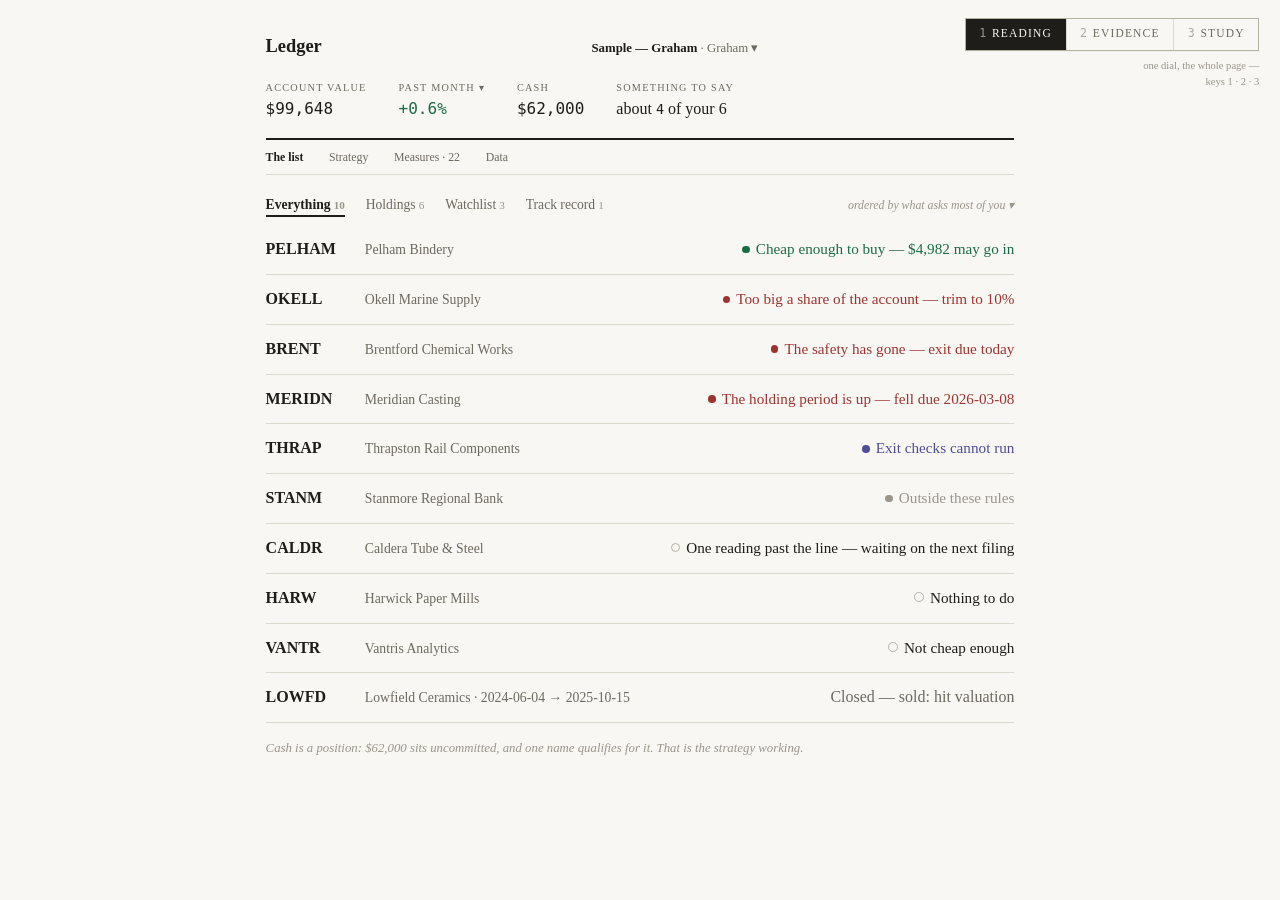
<file: design_mockups/c-depth-dial.html>
<!DOCTYPE html>
<html lang="en">
<head>
<meta charset="utf-8">
<meta name="viewport" content="width=device-width, initial-scale=1">
<title>Ledger — Direction C · The depth dial</title>
<style>
/* ============================================================
   DIRECTION C — THE DEPTH DIAL
   One page, three altitudes, one control. The whole interface
   moves together between Reading (the verdict and what decided
   it, nothing else), Evidence (every figure, one line each),
   and Study (every explanation unfolded, deliberately).
   You choose the depth per visit — keys 1 · 2 · 3.
   ============================================================ */
:root{
  --paper:#f8f7f4;
  --ink:#1f1d19;
  --faint:#6e695f;
  --dim:#9b958a;
  --hair:#ded9cf;
  --hair-dark:#b7b1a3;
  --study-bg:#f1efe8;
  --commit:#1d6b45;
  --exit:#9c3430;
  --blocked:#8a6a00;
  --unknown:#4f4d95;
  --scope:#9b958a;
  --serif:Charter,"Bitstream Charter","Iowan Old Style",Georgia,serif;
  --mono:ui-monospace,"SF Mono",Menlo,monospace;
}
*{margin:0;padding:0;box-sizing:border-box}
body{background:var(--paper);color:var(--ink);font-family:var(--serif);
  font-size:1rem;line-height:1.55;-webkit-font-smoothing:antialiased}
button{font:inherit;color:inherit;background:none;border:none;cursor:pointer;text-align:left;padding:0}
.num{font-family:var(--mono);font-size:.84em;font-weight:500}
.pos{color:var(--commit)} .neg{color:var(--exit)}
.recstate{color:var(--faint);white-space:nowrap}
.page{max-width:50rem;margin:0 auto;padding:0 1.6rem 6rem}

/* ---- altitudes ----
   Elements keep their own display; the altitude classes only hide.
   .l2 appears at Evidence and deeper, .l3 at Study, .only1 at Reading,
   .l3g (study blocks) only at Study. */
body.alt1 .l2,body.alt1 .l3,body.alt2 .l3{display:none!important}
body.alt2 .only1,body.alt3 .only1{display:none!important}
div.l3g{display:none}
body.alt3 div.l3g{display:block}

/* ---- the dial ---- */
.dial{position:fixed;top:1.1rem;right:1.3rem;z-index:10;display:flex;border:1px solid var(--hair-dark);
  background:var(--paper);box-shadow:0 1px 0 rgba(0,0,0,.03)}
.dial button{padding:.42rem .85rem;font-size:.72rem;letter-spacing:.1em;text-transform:uppercase;
  color:var(--faint);border-left:1px solid var(--hair)}
.dial button:first-child{border-left:none}
.dial button.on{background:var(--ink);color:var(--paper)}
.dial button b{font-family:var(--mono);font-weight:400;opacity:.55;margin-right:.4em}
.dial-hint{position:fixed;top:3.6rem;right:1.3rem;z-index:10;font-size:.66rem;color:var(--dim);text-align:right}

/* ---- masthead ---- */
header.mast{padding:2rem 0 0}
.mast-top{display:flex;justify-content:space-between;align-items:baseline}
.brand{font-size:1.15rem;font-weight:700}
.journal{font-size:.8rem;color:var(--faint);margin-right:16rem}
.journal b{color:var(--ink)}
.acct{display:flex;gap:2rem;flex-wrap:wrap;margin-top:1.2rem;padding-bottom:1rem;border-bottom:2px solid var(--ink)}
.acct .cell .l{font-size:.64rem;text-transform:uppercase;letter-spacing:.12em;color:var(--faint)}
.acct .cell .v{font-size:1rem;margin-top:.08rem}
.acct .cell .v small{font-size:.7rem;color:var(--faint)}
nav.tabs{display:flex;gap:1.6rem;padding:.5rem 0;border-bottom:1px solid var(--hair);font-size:.74rem;
  text-transform:uppercase;letter-spacing:.12em}
nav.tabs button{color:var(--faint)}
nav.tabs button.on{color:var(--ink);font-weight:700}

/* ---- list ---- */
.filters{display:flex;gap:1.3rem;align-items:baseline;padding:1.2rem 0 .5rem;font-size:.85rem}
.filters button{color:var(--faint)}
.filters button.on{color:var(--ink);font-weight:700;border-bottom:2px solid var(--ink)}
.filters .n{font-size:.7rem;color:var(--dim);margin-left:.2rem}
.lrow{border-bottom:1px solid var(--hair);padding:.75rem 0;cursor:pointer}
.lrow:hover{background:var(--study-bg)}
.lrow .top{display:flex;justify-content:space-between;align-items:baseline;gap:1rem}
.lrow .tk{font-weight:700;min-width:5.2rem}
.lrow .nm{color:var(--faint);font-size:.86rem;flex:1}
.lrow .state{font-size:.95rem;white-space:nowrap}
.lrow .figures{display:flex;gap:1.8rem;margin-top:.3rem;font-size:.8rem;color:var(--faint)}
.lrow .figures b{color:var(--ink);font-weight:500}
.lrow .why{margin-top:.35rem;font-size:.88rem;color:var(--faint);max-width:42rem;font-style:italic}
.state::before{content:"";display:inline-block;width:.5em;height:.5em;border-radius:50%;margin-right:.4em;background:currentColor;vertical-align:.05em}
.s-commit{color:var(--commit)} .s-exit{color:var(--exit)} .s-hold{color:var(--ink)}
.s-hold::before{background:none;border:1px solid var(--hair-dark)}
.s-blocked{color:var(--blocked)} .s-unknown{color:var(--unknown)} .s-scope{color:var(--scope)}
.listnote{font-size:.8rem;color:var(--dim);padding:1rem 0;font-style:italic}

/* ---- detail ---- */
.crumb{font-size:.75rem;color:var(--dim);padding:1.5rem 0 0}
.crumb button{color:var(--faint)}
.dhead{padding:.8rem 0 0}
.dhead h1{font-size:1.5rem;font-weight:700}
.dhead h1 small{font-weight:400;color:var(--faint);font-size:1rem;margin-left:.5rem}
.dhead .meta{font-size:.8rem;color:var(--faint);margin-top:.1rem}
.chip{font-family:var(--mono);font-size:.6rem;border:1px dashed var(--hair-dark);padding:.05em .4em;color:var(--faint)}

.verdict{margin-top:2.2rem}
.verdict .vname{font-size:1.9rem;line-height:1.2;font-weight:600;letter-spacing:-.01em}
.verdict .vwait{display:block;font-size:1.05rem;color:var(--faint);font-style:italic;margin-top:.2rem}
.verdict .vsum{margin-top:.8rem;max-width:40rem}
.verdict .vsrc{font-size:.76rem;color:var(--dim);margin-top:.5rem}
.decisive{margin-top:1.4rem;border-top:1px solid var(--hair);border-bottom:1px solid var(--hair)}
.decisive .dl{display:flex;justify-content:space-between;align-items:baseline;padding:.55rem 0;border-top:1px solid var(--hair);font-size:.95rem}
.decisive .dl:first-child{border-top:none}
.decisive .dl .o{font-size:.75rem;text-transform:uppercase;letter-spacing:.08em}
.decisive .cap{font-size:.72rem;color:var(--dim);padding:.4rem 0;text-transform:uppercase;letter-spacing:.12em}
.o-pass{color:var(--commit)} .o-fail{color:var(--exit)} .o-unknown{color:var(--unknown)} .o-noted{color:var(--dim)}
.absent{color:var(--unknown);font-style:italic}
.sincereading{margin-top:1rem;font-size:.9rem;color:var(--faint)}
.sincereading b{color:var(--ink)}

.facts{display:flex;gap:1.9rem;flex-wrap:wrap;border-top:1px solid var(--hair);border-bottom:1px solid var(--hair);padding:.85rem 0;margin-top:1.6rem}
.facts .cell .l{font-size:.62rem;text-transform:uppercase;letter-spacing:.11em;color:var(--faint)}
.facts .cell .v{margin-top:.1rem;font-size:.98rem}
.facts .cell .v small{font-size:.7rem;color:var(--dim)}
.acts{display:flex;gap:1.5rem;flex-wrap:wrap;padding:.8rem 0 0;font-size:.75rem;text-transform:uppercase;letter-spacing:.1em}
.acts button{color:var(--faint)}
.acts button.pri{color:var(--ink);font-weight:700}
.acts button.warn{color:var(--exit)}

h2.sect{font-size:.7rem;text-transform:uppercase;letter-spacing:.14em;color:var(--faint);font-weight:600;
  border-bottom:1px solid var(--hair-dark);padding:2rem 0 .3rem;display:flex;justify-content:space-between}
h2.sect .aside{text-transform:none;letter-spacing:.02em;font-weight:400;color:var(--dim)}
.grp{padding:.9rem 0 .1rem}
.grp .gh{display:flex;justify-content:space-between;align-items:baseline;padding-bottom:.3rem}
.grp .gh .gn{font-weight:700;font-size:.98rem}
.grp .gh .gtally{font-size:.74rem;color:var(--faint)}
.grp .gh .gtally b{color:var(--ink)}
table.ev{width:100%;border-collapse:collapse}
table.ev td{padding:.45rem 0;border-top:1px solid var(--hair);font-size:.92rem;vertical-align:baseline}
table.ev td.v{text-align:right;white-space:nowrap}
table.ev td.t{text-align:right;color:var(--faint);font-size:.8rem;white-space:nowrap}
table.ev td.o{text-align:right;width:5.4rem;font-size:.72rem;text-transform:uppercase;letter-spacing:.08em}
.study{background:var(--study-bg);border-top:1px solid var(--hair);padding:.8rem 1.1rem .9rem;font-size:.88rem;margin-bottom:.4rem}
.study p{margin:0 0 .55rem;max-width:38rem}
.study .u-h{font-size:.62rem;text-transform:uppercase;letter-spacing:.13em;color:var(--faint);margin:.6rem 0 .15rem}
.study .u-h:first-child{margin-top:0}
.study pre{font-family:var(--mono);font-size:.72rem;line-height:1.5;white-space:pre-wrap;padding:.3rem 0}
.study .caution{color:var(--faint)}
.study .caution::before{content:"° ";color:var(--ink)}
.grp-gloss{font-size:.88rem;color:var(--faint);max-width:40rem;padding:.15rem 0 .55rem}
.rec{border-top:1px solid var(--hair);padding:.75rem 0}
.rec:first-of-type{border-top:none}
.rec .rh{display:flex;justify-content:space-between;align-items:baseline}
.rec .rh .rt{font-weight:700;font-size:.92rem}
.rec .rh time{font-size:.72rem;color:var(--dim);font-family:var(--mono)}
.rec p{margin-top:.3rem;font-size:.92rem;max-width:42rem}
.rec p.q{font-style:italic}
.rec .sub{font-size:.78rem;color:var(--faint);margin-top:.25rem}
.quiet{font-size:.86rem;color:var(--faint);font-style:italic;padding:.6rem 0}
.cm{color:var(--ink)}
.foot{margin-top:4rem;padding-top:.7rem;border-top:1px solid var(--hair);font-size:.68rem;color:var(--dim);font-family:var(--mono)}
.screen{display:none}.screen.on{display:block}
</style>
</head>
<body class="alt1">

<div class="dial" role="group" aria-label="Depth">
  <button data-alt="1" class="on"><b>1</b>Reading</button>
  <button data-alt="2"><b>2</b>Evidence</button>
  <button data-alt="3"><b>3</b>Study</button>
</div>
<div class="dial-hint">one dial, the whole page —<br>keys 1 · 2 · 3</div>

<div class="page">

<header class="mast">
  <div class="mast-top">
    <div class="brand">Ledger</div>
    <div class="journal"><b>Sample — Graham</b> · Graham ▾</div>
  </div>
  <div class="acct">
    <div class="cell"><div class="l">Account value</div><div class="v num">$99,648</div></div>
    <div class="cell"><div class="l">Past month ▾</div><div class="v num pos">+0.6%</div></div>
    <div class="cell"><div class="l">Cash</div><div class="v num">$62,000</div></div>
    <div class="cell l2"><div class="l">Positions</div><div class="v num">6 <small>of 20 places</small></div></div>
    <div class="cell"><div class="l">Something to say</div><div class="v">about <b class="num">4</b> of your 6</div></div>
  </div>
  <nav class="tabs">
    <button class="on" data-go="list">The list</button>
    <button>Strategy</button>
    <button>Measures · 22</button>
    <button>Data</button>
  </nav>
</header>

<!-- ================= LIST ================= -->
<section class="screen on" id="scr-list">
  <div class="filters">
    <button class="on">Everything<span class="n">10</span></button>
    <button>Holdings<span class="n">6</span></button>
    <button>Watchlist<span class="n">3</span></button>
    <button>Track record<span class="n">1</span></button>
    <span style="margin-left:auto;color:var(--dim);font-size:.74rem;font-style:italic">ordered by what asks most of you ▾</span>
  </div>

  <div class="lrow" onclick="alert('This mockup builds out CALDR — open it from its row below.')">
    <div class="top"><span class="tk">PELHAM</span><span class="nm">Pelham Bindery</span>
      <span class="state s-commit">Cheap enough to buy — $4,982 may go in</span></div>
    <div class="figures l2"><span>price <b class="num">$18.45</b> close 08-13</span><span>size <b class="num">5%</b> of the account</span><span>≈ <b class="num">270 sh</b></span><span>cash covers it</span></div>
    <div class="why l3">Every test this strategy will not bend passed, all five questions about the company are answered — 8 of the 8 tests behind them did — and the size is an equal share of your places.</div>
  </div>

  <div class="lrow" onclick="alert('This mockup builds out CALDR — open it from its row below.')">
    <div class="top"><span class="tk">OKELL</span><span class="nm">Okell Marine Supply</span>
      <span class="state s-exit">Too big a share of the account — trim to 10%</span></div>
    <div class="figures l2"><span>price <b class="num">$41.20</b> typed°</span><span>since buy <b class="num pos">+105.0%</b></span><span>month <b class="num pos">+4.2%</b></span><span>weight <b class="num">12.4%</b> of your 10%</span><span>trim releases <b class="num">$2,390</b></span></div>
    <div class="why l3">This holding has grown past the largest share any one name is allowed. Trimming back to the cap restores the spread this strategy relies on instead of the business being good. A trim reads as “Sell — trim” and is recorded like any sale.</div>
  </div>

  <div class="lrow" onclick="alert('This mockup builds out CALDR — open it from its row below.')">
    <div class="top"><span class="tk">BRENT</span><span class="nm">Brentford Chemical Works</span>
      <span class="state s-exit">The safety has gone — exit due today</span></div>
    <div class="figures l2"><span>price <b class="num">$9.40</b> typed°</span><span>since buy <b class="num neg">−40.7%</b></span><span>month <b class="num neg">−6.1%</b></span><span>weight <b class="num">4.9%</b></span></div>
    <div class="why l3">1 of the balance-sheet and earnings tests failed on the current reading, which is all a measure this smooth can be asked for — a change, not a wobble. The cushion that made an unremarkable business acceptable is gone.</div>
  </div>

  <div class="lrow" onclick="alert('This mockup builds out CALDR — open it from its row below.')">
    <div class="top"><span class="tk">MERIDN</span><span class="nm">Meridian Casting</span>
      <span class="state s-exit">The holding period is up — fell due 2026-03-08</span></div>
    <div class="figures l2"><span>price <b class="num">$27.55</b> typed°</span><span>since buy <b class="num pos">+6.4%</b></span><span>held <b class="num">29 mo</b> of 24</span><span>weight <b class="num">5.5%</b></span></div>
    <div class="why l3">Nothing about the company decided this: a discount that has not closed in the time you gave it is the case this clock exists for.</div>
  </div>

  <div class="lrow" onclick="alert('This mockup builds out CALDR — open it from its row below.')">
    <div class="top"><span class="tk">THRAP</span><span class="nm">Thrapston Rail Components</span>
      <span class="state s-unknown">Exit checks cannot run</span></div>
    <div class="figures l2"><span>price <b class="num">$16.30</b> typed°</span><span>since buy <b class="num pos">+8.0%</b></span><span>weight <b class="num">3.1%</b></span><span>no figures on record</span></div>
    <div class="why l3">Not one of the 8 exit tests could be worked out from the data on record, so this strategy has nothing to say about whether to stay. Not calm — blind. Fetch, or type the figures you have.</div>
  </div>

  <div class="lrow" onclick="alert('This mockup builds out CALDR — open it from its row below.')">
    <div class="top"><span class="tk">STANM</span><span class="nm">Stanmore Regional Bank</span>
      <span class="state s-scope">Outside these rules</span></div>
    <div class="figures l2"><span>price <b class="num">$32.80</b> close 08-13</span><span>Graham doesn’t evaluate banks · declined, not failed</span></div>
    <div class="why l3">Settled from the SEC industry code inside this company’s own filings, on the first fetch, before anything computed. The strategy declines the company; nothing failed, and no amount of looking will change it.</div>
  </div>

  <div class="lrow" onclick="go('detail')">
    <div class="top"><span class="tk">CALDR</span><span class="nm">Caldera Tube &amp; Steel</span>
      <span class="state s-hold">One reading past the line — waiting on the next filing</span></div>
    <div class="figures l2"><span>price <b class="num">$21.75</b> typed°</span><span>since buy <b class="num pos">+75.4%</b></span><span>month <b class="num pos">+3.1%</b></span><span>weight <b class="num">5.7%</b></span></div>
    <div class="why l3">2 exit levels crossed on the current reading, not yet crossed on enough consecutive trading days to act on. Nothing is owed from you today.</div>
  </div>

  <div class="lrow" onclick="alert('This mockup builds out CALDR — open it from its row above.')">
    <div class="top"><span class="tk">HARW</span><span class="nm">Harwick Paper Mills</span>
      <span class="state s-hold">Nothing to do</span></div>
    <div class="figures l2"><span>price <b class="num">$34.10</b> typed°</span><span>since buy <b class="num pos">+10.5%</b></span><span>month <b class="num pos">+2.6%</b></span><span>weight <b class="num">6.2%</b></span></div>
    <div class="why l3">All 8 exit tests that could be run came back clear and the holding period has not elapsed. Already at 6.2% against a target share of 5%, so no more money goes in here.</div>
  </div>

  <div class="lrow" onclick="alert('This mockup builds out CALDR — open it from its row above.')">
    <div class="top"><span class="tk">VANTR</span><span class="nm">Vantris Analytics</span>
      <span class="state s-hold">Not cheap enough</span></div>
    <div class="figures l2"><span>price <b class="num">$96.30</b> close 08-13</span><span>P/E³ʸ <b class="num">34.1×</b> misses</span><span>P/B <b class="num">8.9×</b> misses</span></div>
    <div class="why l3">2 of the 4 tests this strategy will not bend came back against it, and one is enough. Book value stopped describing companies like this around 1990 — the strategy working as designed, not failing.</div>
  </div>

  <div class="lrow" onclick="alert('This mockup builds out CALDR — open it from its row above.')">
    <div class="top"><span class="tk">LOWFD</span><span class="nm">Lowfield Ceramics · 2024-06-04 → 2025-10-15</span>
      <span class="recstate">Closed — sold: hit valuation</span></div>
    <div class="figures l2"><span>held <b class="num pos">+76.8%</b></span><span>since exit <b class="num">+24.2%</b></span><span>today it reads: not cheap enough</span></div>
    <div class="why l3">Since-exit is how your sell rules are graded, not an invitation to regret. Considering it again? It re-enters through the watchlist and is judged from scratch.</div>
  </div>

  <p class="listnote">Cash is a position: $62,000 sits uncommitted, and one name qualifies for it. That is the strategy working.</p>
</section>

<!-- ================= DETAIL ================= -->
<section class="screen" id="scr-detail">
  <div class="crumb"><button data-go="list">← The list</button></div>
  <div class="dhead">
    <h1>CALDR <small>Caldera Tube &amp; Steel</small> <span class="chip">from history</span></h1>
    <div class="meta">Held since 2025-06-12 · 14 months · judged by Graham</div>
  </div>

  <div class="verdict">
    <div class="vname">One reading past the line
      <span class="vwait">waiting on the next filing to say it again</span></div>
    <p class="vsum">2 exit levels have been crossed on the current reading and have not yet been crossed on
      enough consecutive trading days to act on. Nothing is owed from you today.</p>
    <div class="vsrc l2">Rule <span class="num">breach-awaiting-confirmation</span> inside Graham <span class="num">v9</span> · settings <span class="num">v5</span></div>
  </div>

  <!-- Reading altitude: just what decided it -->
  <div class="decisive only1">
    <div class="cap">What decided it</div>
    <div class="dl"><span>Price to book</span><span><span class="num">3.28×</span> against your exit level of <span class="num">3.00×</span> <span class="o o-fail">· misses it</span></span></div>
    <div class="dl"><span>Graham combined multiple</span><span><span class="num">63.0</span> against your exit level of <span class="num">50.0</span> <span class="o o-fail">· misses it</span></span></div>
    <div class="dl"><span>What confirms it</span><span style="color:var(--faint);font-style:italic">the next filing saying the same</span></div>
  </div>

  <p class="sincereading">Since your saved reading of 02 Aug: <b>nothing has moved.</b> The same two lines stand crossed, still waiting on a filing to confirm.</p>

  <div class="facts">
    <div class="cell"><div class="l">Price</div><div class="v"><span class="num">$21.75</span> <small>typed<span class="cm">°</span></small></div></div>
    <div class="cell"><div class="l">Avg cost</div><div class="v num">$12.40</div></div>
    <div class="cell l2"><div class="l">Shares</div><div class="v num">260</div></div>
    <div class="cell"><div class="l">Value</div><div class="v num">$5,655</div></div>
    <div class="cell"><div class="l">Of account</div><div class="v num">5.7%</div></div>
    <div class="cell"><div class="l">Since buy</div><div class="v num pos">+75.4%</div></div>
    <div class="cell l2"><div class="l">Past month</div><div class="v num pos">+3.1%</div></div>
  </div>

  <div class="acts">
    <button class="pri">Fetch data</button>
    <button>Save today’s reading</button>
    <button>Add note</button>
    <button>Buy more</button>
    <button class="warn">Record a sale</button>
    <button style="color:var(--dim)">More ▾</button>
  </div>

  <!-- ======== EVIDENCE (altitude 2+) ======== -->
  <div class="l2">
  <h2 class="sect">What your rules are checking<span class="aside">problems first ⇅ · every figure, one line each</span></h2>

  <div class="grp">
    <div class="gh"><span class="gn">The discount you bought</span><span class="gtally">reported on every reading · <b>1 of 3</b> holds</span></div>
    <div class="grp-gloss l3g">The gap between price and what the company owns and earns is the only protection this strategy believes in. Exit levels sit looser than entry bars on purpose: you demanded 1.5× book to get in; 3.0× is the discount fully gone, not merely thinner.</div>
    <table class="ev"><tbody>
      <tr><td>Price to book</td><td class="v num">3.28×<span class="cm">°</span></td><td class="t">below 3.00× — your exit level</td><td class="o o-fail">misses it</td></tr>
    </tbody></table>
    <div class="study l3g">
      <div class="u-h">What it is</div>
      <p>What you pay for a dollar of the company’s accounting net worth — the assets it reports, less what it owes.</p>
      <pre>market capitalization ÷ total shareholders’ equity</pre>
      <div class="u-h">Where this number came from</div>
      <p>Entered by hand on 2026-08-02. It read 1.02× when you bought.</p>
      <p class="caution">Qualified — entered by hand, so it carries no date. This is what you saw the market quote, not something you worked out; nothing here can tell how long ago you typed it.</p>
      <div class="u-h">Where it misfires · whose idea</div>
      <p>Book value stopped describing modern businesses around 1990 — software, brands and services carry their real assets off the balance sheet. It still works well on asset-heavy industrials like this one. Graham’s measure; your exit level is twice the entry bar, which is the discount closing rather than the business changing.</p>
    </div>
    <table class="ev"><tbody>
      <tr><td>Graham combined multiple</td><td class="v num">63.0<span class="cm">°</span></td><td class="t">below 50.0 — your exit level</td><td class="o o-fail">misses it</td></tr>
    </tbody></table>
    <div class="study l3g">
      <div class="u-h">What it is</div>
      <p>A single test that lets one number be high if the other is low. A stock at 18× earnings and 1.2× book scores 21.6; one at 18× and 2.0× scores 36.</p>
      <pre>P/E (3-yr average EPS) × price to book</pre>
      <div class="u-h">Where this number came from</div>
      <p>Entered by hand on 2026-08-02. It read 8.98 when you bought.</p>
      <p class="caution">Qualified — entered by hand, so it carries no date.</p>
      <div class="u-h">Where it misfires · whose idea</div>
      <p>Inherits every problem of both components, and compounds them. Graham’s — often called the Graham Number in his honour.</p>
    </div>
    <table class="ev"><tbody>
      <tr><td>Price to earnings on three-year average EPS</td><td class="v num">19.2×<span class="cm">°</span></td><td class="t">below 25.00× — your exit level</td><td class="o o-pass">meets it</td></tr>
    </tbody></table>
    <div class="study l3g">
      <div class="u-h">What it is</div>
      <p>What you’re paying for a dollar of typical earnings. Averaging three years is the point: it stops you paying a low multiple on a fluke good year.</p>
      <pre>market capitalization ÷ shares outstanding ÷ mean(diluted EPS, last 3 fiscal years)</pre>
      <div class="u-h">Where this number came from</div>
      <p>Entered by hand on 2026-08-02. It read 8.8 when you bought.</p>
      <p class="caution">Qualified — entered by hand, so it carries no date.</p>
      <div class="u-h">Whose idea</div>
      <p>Graham, <i>The Intelligent Investor</i>, chapter 14. The three-year averaging is his method.</p>
    </div>
  </div>

  <div class="grp">
    <div class="gh"><span class="gn">The balance sheet and the earnings record</span><span class="gtally">reported on every reading · <b>4 of 5</b> hold · 1 could not be worked out</span></div>
    <div class="grp-gloss l3g">Whether the company can still carry itself. The unreadable test is counted as neither a pass nor a failure — absence never reads as success.</div>
    <table class="ev"><tbody>
      <tr><td>Current ratio</td><td class="v num">2.10<span class="cm">°</span></td><td class="t">at least 1.20 — your exit level</td><td class="o o-pass">meets it</td></tr>
    </tbody></table>
    <div class="study l3g">
      <div class="u-h">What it is</div>
      <p>Whether the company holds enough short-term assets — cash, receivables, inventory — to cover the bills coming due within a year.</p>
      <pre>total current assets ÷ total current liabilities</pre>
      <div class="u-h">Where this number came from</div>
      <p>Entered by hand on 2026-08-02.</p>
      <p class="caution">Qualified — entered by hand, so it carries no date.</p>
      <div class="u-h">Whose idea</div>
      <p>Graham, as a solvency test. The exit level of 1.20 is looser than the entry bar of 2.0 on purpose — a cushion eroding is watched; a cushion gone is acted on.</p>
    </div>
    <table class="ev"><tbody>
      <tr><td>Long-term debt to working capital</td><td class="v num">0.55<span class="cm">°</span></td><td class="t">at most 2.00 — your exit level</td><td class="o o-pass">meets it</td></tr>
    </tbody></table>
    <div class="study l3g">
      <div class="u-h">What it is</div>
      <p>Whether the company’s long-term borrowings could be covered by the liquid cushion it already has. It ignores fixed assets entirely, which is deliberate: in liquidation, the factory sells for a fraction of book.</p>
      <pre>long-term debt ÷ (current assets − current liabilities)</pre>
      <div class="u-h">Where this number came from</div>
      <p>Entered by hand on 2026-08-02.</p>
      <p class="caution">Qualified — entered by hand, so it carries no date.</p>
    </div>
    <table class="ev"><tbody>
      <tr><td>Altman Z″-score, for companies that do not manufacture</td><td class="v"><span class="absent">not known</span></td><td class="t">at least 1.10 — your exit level</td><td class="o o-unknown">can’t say</td></tr>
    </tbody></table>
    <div class="study l3g">
      <div class="u-h">Why there is no number</div>
      <p>No filing data is stored for this security — fetch data first. Every other figure on this page was typed by hand; this one cannot be worked out from typed figures alone. A gap is not a failure and not a pass: the test simply could not run, and the tally above counts it that way.</p>
      <div class="u-h">What it is</div>
      <p>A bankruptcy score, in the version its author built for companies that do not make things. The equity term uses what the books say rather than what the market says, so the score does not move when the share price does.</p>
      <pre>6.56 × (working capital / total assets)
+ 3.26 × (retained earnings / total assets)
+ 6.72 × (EBIT / total assets)
+ 1.05 × (book equity / total liabilities)</pre>
    </div>
    <table class="ev"><tbody>
      <tr><td>Debt to equity</td><td class="v num">0.35<span class="cm">°</span></td><td class="t">below 2.00 — your exit level</td><td class="o o-pass">meets it</td></tr>
    </tbody></table>
    <div class="study l3g">
      <div class="u-h">What it is</div>
      <p>How much of the company is financed by lenders versus by its owners. At 1.0 there is a dollar of debt for every dollar of shareholder money.</p>
      <pre>total debt ÷ total shareholders’ equity</pre>
      <div class="u-h">Where this number came from</div>
      <p>Entered by hand on 2026-08-02.</p>
      <p class="caution">Qualified — entered by hand, so it carries no date.</p>
    </div>
    <table class="ev"><tbody>
      <tr><td>Consecutive annual losses, most recent backward</td><td class="v num">0<span class="cm">°</span></td><td class="t">below 2 — losing years that end the position</td><td class="o o-pass">meets it</td></tr>
    </tbody></table>
    <div class="study l3g">
      <div class="u-h">What it is</div>
      <p>How many years in a row the company has lost money right now. One loss year can be an impairment or a settlement; a run of them is the business.</p>
      <div class="u-h">Where this number came from</div>
      <p>Entered by hand on 2025-06-08.</p>
      <p class="caution">Qualified — entered by hand, so it carries no date.</p>
    </div>
  </div>

  <div class="grp">
    <div class="gh"><span class="gn">The holding period</span><span class="gtally">it must pass · <b>passes</b></span></div>
    <div class="grp-gloss l3g">Graham sells a discount that refuses to close. Two years is the time you gave it, and nothing about the company can extend the clock.</div>
    <table class="ev"><tbody>
      <tr><td>Months held</td><td class="v num">14</td><td class="t">below 24 — your months before time is up</td><td class="o o-pass">meets it</td></tr>
    </tbody></table>
    <div class="study l3g">
      <div class="u-h">Where this number came from</div>
      <p>Held since 2025-06-12 — worked out from your own purchase record, never typed.</p>
    </div>
  </div>

  <div class="grp">
    <div class="gh"><span class="gn">How big it has got</span><span class="gtally">it must pass · <b>passes</b></span></div>
    <div class="grp-gloss l3g">Your strategy speaking about risk: the spread of twenty places is the protection, and one name outgrowing its place erodes it.</div>
    <table class="ev"><tbody>
      <tr><td>Position weight</td><td class="v num">5.7%<span class="cm">°</span></td><td class="t">at most 10.0% — your largest one name may get</td><td class="o o-pass">meets it</td></tr>
    </tbody></table>
    <div class="study l3g">
      <div class="u-h">Where this number came from</div>
      <p>$5,655 of an account of $99,648 — worked out from your lots and your cash record, never typed.</p>
      <p class="caution">Qualified — every holding here is priced from a hand-typed quote that carries no date, so the account value this weight is measured against inherits that. Six holdings, one sentence.</p>
    </div>
  </div>

  <h2 class="sect">Everything else this strategy reads<span class="aside">not part of today’s verdict</span></h2>
  <table class="ev"><tbody>
    <tr><td>Net current asset value over market cap</td><td class="v num">0.28<span class="cm">°</span></td><td class="t"></td><td class="o o-noted">read</td></tr>
  </tbody></table>
  <div class="study l3g">
    <p>How much of the purchase price is covered by liquid assets net of all debts — Graham’s net-net, and it barely exists in modern markets outside of Japan and micro-caps. It read 0.61 when you bought. Entered by hand on 2026-08-02.</p>
  </div>
  <table class="ev"><tbody>
    <tr><td>Accruals ratio</td><td class="v num">0.04<span class="cm">°</span></td><td class="t"></td><td class="o o-noted">read</td></tr>
  </tbody></table>
  <div class="study l3g">
    <p>How much of the reported profit is bookkeeping rather than cash. High accruals predict poor subsequent returns with unusual reliability. Sloan (1996) — not Graham, but doing Graham’s job with better tools.</p>
  </div>
  <table class="ev"><tbody>
    <tr><td>Ten-year EPS growth, averaged at both ends</td><td class="v num">+58.0%<span class="cm">°</span></td><td class="t"></td><td class="o o-noted">read</td></tr>
    <tr><td>Revenue, trailing twelve months</td><td class="v num">$880M<span class="cm">°</span></td><td class="t"></td><td class="o o-noted">read</td></tr>
    <tr><td>Years of positive net income, of the last ten</td><td class="v num">10 of 10<span class="cm">°</span></td><td class="t"></td><td class="o o-noted">read</td></tr>
  </tbody></table>
  <div class="study l3g">
    <p>Growth stated as a total, not a rate — a third more over ten years is under 3% a year. Revenue is here as a size measure that does not depend on what the market thinks the company is worth. Ten of ten profitable years means it has never lost money in a decade — not “usually profitable”, never. All three entered by hand on 2025-06-08.</p>
  </div>

  <h2 class="sect">Questions only you can answer</h2>
  <p class="quiet">Graham asks none. This strategy forms no opinion about whether the business is any good — that is its point, not a gap.</p>

  <h2 class="sect">Your record on this security<span class="aside">append-only · nothing is ever edited</span></h2>
  <div class="rec">
    <div class="rh"><span class="rt">Why I own this</span><time>2026-08-02</time></div>
    <p class="q">Bought at a third of what the tubes and the plant are worth on the books, after a customer cancelled a contract that was 8% of revenue. The cancellation is real and it is not the business.</p>
    <div class="l3">
      <div class="rh" style="margin-top:.5rem"><span class="rt">What would make me wrong</span></div>
      <p class="q">Book value falling for two straight years, which would mean the plant is worth less than I thought rather than the market being wrong about it.</p>
    </div>
  </div>
  <div class="rec">
    <div class="rh"><span class="rt">Saved reading — it read the same then</span><time>2026-08-02</time></div>
    <p class="l3">Your note: “The price has run and both valuation lines are crossed on this reading. The strategy will not act until a second filing says the same thing, which is the rule doing its job.”</p>
    <div class="sub">Nothing has moved since — the same two lines stand crossed, and the filing that confirms or clears it has not arrived.</div>
  </div>
  <div class="rec">
    <div class="rh"><span class="rt">Bought 260 at $12.40 — with the signal</span><time>2025-06-12 · from history</time></div>
    <p class="l3">The verdict that day read <i>Cheap enough to buy</i>. Your note, written at the time: “Under the $300M size floor, at $278M. I am taking that on deliberately… If I am wrong it will be because I could not sell it, not because the plant was worth less than I thought.”</p>
    <div class="sub">The whole record of that day is frozen — every figure, in the words and thresholds in force then. It is never recomputed.</div>
  </div>
  </div><!-- /.l2 -->

  <!-- Reading altitude: the record shrinks to one line -->
  <p class="quiet only1">Evidence, your record, and every explanation are one step down the dial — key 2 for the figures, 3 for the teaching.</p>

  <div class="foot">
    <p>This tool never places a trade and holds no broker credentials. A journal has one strategy, chosen when it is created.</p>
    <p>Mockup — invented companies and invented figures throughout. Direction C: the depth dial.</p>
  </div>
</section>

</div>

<script>
function setAlt(n){
  document.body.className = 'alt'+n;
  document.querySelectorAll('.dial button').forEach(b=>b.classList.toggle('on', b.dataset.alt==n));
}
document.querySelectorAll('.dial button').forEach(b=>b.addEventListener('click',()=>setAlt(b.dataset.alt)));
document.addEventListener('keydown',e=>{
  if(['1','2','3'].includes(e.key) && !e.metaKey && !e.ctrlKey) setAlt(e.key);
});
function go(id){
  document.querySelectorAll('.screen').forEach(s=>s.classList.remove('on'));
  document.getElementById('scr-'+id).classList.add('on');
  window.scrollTo(0,0);
}
document.querySelectorAll('[data-go]').forEach(b=>b.addEventListener('click',e=>{e.stopPropagation();go(b.dataset.go)}));
const h=location.hash.match(/#(list|detail)(?:-([123]))?/);
if(h){ go(h[1]); if(h[2]) setAlt(h[2]); }
</script>
</body>
</html>
</file>
<file: ui/app.css>
/* ============================================================
   LEDGER · NIGHTDESK
   Direction B: instrument and margin. One palette, dark,
   committed. Colour carries state and nothing else; every hue
   below is declared here and nowhere else. Nothing glows that
   doesn't mean something.
   ============================================================ */
:root{
  --paper:#0f1114;
  --wash:#171a1f;
  --margin-bg:#14171c;
  --ink:#e7e9ec;
  --faint:#9aa2ac;
  --dim:#646c76;
  --hair:#23272e;
  --hair-dark:#39404a;
  --card:#14171c;
  --commit:#4dc9f2;   /* buy-eligible: its own colour, brightest on the page */
  --clean:#3ecf8e;    /* a passing measure / a positive return — never "buy" */
  --exit:#f07067;
  --blocked:#d9a13e;
  --unknown:#9a96f2;
  --scope:#818993;
  --prose:#c8cdd3;
  --pre-bg:#0f1114;
  --on-warn:#140605;
  --sans:"Instrument Sans",system-ui,-apple-system,sans-serif;
  --mono:"Red Hat Mono",ui-monospace,"SF Mono",Menlo,monospace;
}
html{color-scheme:dark}
*{margin:0;padding:0;box-sizing:border-box}
body{background:var(--paper);color:var(--ink);font-family:var(--sans);
  font-size:.92rem;line-height:1.5;-webkit-font-smoothing:antialiased}
button{font:inherit;color:inherit;background:none;border:none;cursor:pointer;text-align:left;padding:0}
code{font-family:var(--mono);font-size:.82em;color:var(--faint)}
.num{font-family:var(--mono);font-size:.86em;font-weight:500;letter-spacing:-.01em}
.pos{color:var(--clean)} .neg{color:var(--exit)}
.dim{color:var(--dim)} .faint{color:var(--faint)}
.recstate{color:var(--faint)}
.typed{font-style:normal;font-size:.74rem;color:var(--faint);border-bottom:1px dotted var(--hair-dark);cursor:help}

/* ---- frame ---- */
/* The window itself never scrolls. The masthead and tabs are reference and
   stay put by construction; the plane and the margin are two surfaces
   answering different questions, and each scrolls alone — reaching the end
   of one must not move the other. */
html,body{height:100%}
body{overflow:hidden}
.frame{max-width:76rem;margin:0 auto;height:100vh;display:flex;flex-direction:column}
header.mast{padding:1.5rem 2.2rem .2rem}
.mast-top{display:flex;justify-content:space-between;align-items:center}
.brand{font-weight:700;font-size:1.18rem;letter-spacing:-.01em}
.journal{font-size:.78rem;color:var(--faint);border:1px solid var(--hair-dark);border-radius:999px;
  padding:.3rem .85rem;background:var(--wash);transition:border-color .14s}
.journal:hover{border-color:var(--faint)}
.journal b{color:var(--ink);font-weight:600}
.acct{display:flex;gap:2.4rem;flex-wrap:wrap;padding:1.15rem 0 1rem}
.acct .cell .l{font-size:.6rem;text-transform:uppercase;letter-spacing:.11em;color:var(--dim);font-weight:600}
.acct .cell .l button{font:inherit;color:inherit;letter-spacing:inherit;text-transform:inherit;border-bottom:1px dotted var(--hair-dark)}
.acct .cell .v{font-size:1.12rem;margin-top:.14rem;font-weight:500}
.acct .cell .v small{font-size:.7rem;color:var(--faint);font-weight:400}
.acct .cell .v button{font:inherit}
nav.tabs{display:flex;gap:1.7rem;padding:0 2.2rem;border-bottom:1px solid var(--hair);font-size:.84rem}
nav.tabs button{color:var(--faint);padding:.55rem 0;border-bottom:2px solid transparent;font-weight:500;
  transition:color .14s,border-color .14s}
nav.tabs button:hover{color:var(--ink)}
nav.tabs button.on{color:var(--ink);border-bottom-color:var(--ink);font-weight:600}
.body{flex:1;display:flex;align-items:stretch;min-height:0}
main.plane{flex:1;min-width:0;padding:0 2.2rem 4rem;overflow-y:auto}
aside.margin{width:24rem;flex-shrink:0;border-left:1px solid var(--hair);background:var(--margin-bg);
  padding:1.5rem 1.7rem 3rem;overflow-y:auto}
/* Narrow window: the margin overlays the plane rather than crushing it.
   It opens when something is in it and slides away when closed. */
@media (max-width:64rem){
  aside.margin{position:fixed;right:0;top:0;height:100vh;z-index:30;
    box-shadow:-18px 0 40px rgba(0,0,0,.5);transform:translateX(100%);transition:transform .18s}
  aside.margin.open{transform:none}
}

/* ---- margin ---- */
.margin .m-kicker{font-size:.6rem;text-transform:uppercase;letter-spacing:.13em;color:var(--dim);font-weight:600;margin-bottom:.35rem}
.margin h3{font-size:1.02rem;font-weight:600;margin-bottom:.6rem;line-height:1.3}
.margin p{margin:0 0 .65rem;font-size:.85rem;color:var(--prose)}
.margin ul{margin:0 0 .65rem 1.1rem;font-size:.85rem;color:var(--prose)}
.margin li{margin-bottom:.25rem}
.margin .m-h{font-size:.6rem;text-transform:uppercase;letter-spacing:.13em;color:var(--dim);font-weight:600;margin:1.1rem 0 .3rem}
.margin pre{font-family:var(--mono);font-size:.72rem;line-height:1.55;white-space:pre-wrap;color:var(--prose);
  background:var(--pre-bg);border:1px solid var(--hair);border-radius:8px;padding:.55rem .7rem;margin:.3rem 0 .6rem}
.margin .caution{font-size:.8rem;color:var(--faint);margin-bottom:.45rem}
.margin .caution::before{content:"\00b0  ";color:var(--ink)}
.margin .m-close{position:absolute;top:1.05rem;right:1.2rem;color:var(--dim);font-size:.8rem;
  width:1.6rem;height:1.6rem;border-radius:50%;text-align:center;line-height:1.6rem;transition:background .14s}
.margin .m-close:hover{background:var(--hair)}
.margin .m-hint{color:var(--faint);font-size:.85rem}
.margin .m-act{display:inline-block;background:var(--ink);color:var(--paper);border-radius:8px;border:none;
  padding:.5rem 1.1rem;font-size:.8rem;font-weight:600;margin:.5rem .4rem 0 0;text-decoration:none;transition:opacity .14s;cursor:pointer}
.margin .m-act:hover{opacity:.85}
.margin .m-act.warn{background:var(--exit);color:var(--on-warn)}
.margin .m-act.quiet{background:none;color:var(--faint);border:1px solid var(--hair-dark)}
.margin .m-act.quiet:hover{color:var(--ink);opacity:1}
.margin label{display:block;font-size:.66rem;text-transform:uppercase;letter-spacing:.1em;color:var(--faint);font-weight:600;margin:.85rem 0 .25rem}
.margin label small{text-transform:none;letter-spacing:0;font-weight:400}
.margin input,.margin textarea,.margin select{width:100%;font:inherit;font-size:.9rem;padding:.45rem .6rem;
  border:1px solid var(--hair-dark);border-radius:8px;background:var(--paper);color:var(--ink)}
.margin input:focus,.margin textarea:focus,.margin select:focus{outline:2px solid var(--faint);outline-offset:-1px}
.margin input[readonly]{color:var(--faint);background:var(--wash)}
.margin .m-quiet{font-size:.78rem;color:var(--faint);margin-top:.5rem}
.margin .m-err{border:1px solid var(--exit);border-radius:8px;padding:.55rem .7rem;margin:.6rem 0;
  font-size:.82rem;color:var(--prose)}
.margin .m-err b,.margin .m-err strong{color:var(--exit)}
.margin .m-note{border:1px solid var(--hair-dark);border-radius:8px;padding:.55rem .7rem;margin:.6rem 0;
  font-size:.82rem;color:var(--prose)}
.margin .m-series{width:100%;border-collapse:collapse;font-size:.78rem;margin:.2rem 0 .6rem}
.margin .m-series td{padding:.22rem 0;border-bottom:1px solid var(--hair);vertical-align:baseline}
.margin .m-series td:last-child{text-align:right}
.margin .m-row{display:flex;gap:.6rem}
.margin .m-row>div{flex:1}
.margin details{margin:.4rem 0 .6rem}
.margin summary{font-size:.8rem;color:var(--faint);cursor:pointer}
.margin summary:hover{color:var(--ink)}

/* ---- states ---- */
.state{white-space:nowrap;font-weight:600}
.state::before{content:"";display:inline-block;width:.5em;height:.5em;border-radius:50%;margin-right:.42em;background:currentColor;vertical-align:.05em}
.s-commit{color:var(--commit)} .s-exit{color:var(--exit)} .s-hold{color:var(--ink)}
.s-hold::before{background:none;border:1.5px solid var(--hair-dark)}
.s-blocked{color:var(--blocked)} .s-unknown{color:var(--unknown)} .s-scope{color:var(--scope)}
.o-pass{color:var(--clean)} .o-fail{color:var(--exit)} .o-unknown{color:var(--unknown)} .o-noted{color:var(--dim)}
.absent{color:var(--unknown);font-style:italic}
.cm{color:var(--ink);cursor:help}

/* ---- banners ---- */
.banner{border:1px solid var(--hair-dark);border-left:3px solid var(--blocked);border-radius:8px;
  background:var(--card);padding:.8rem 1rem;margin:1rem 0 0;font-size:.84rem;color:var(--prose)}
.banner b{color:var(--ink)}
.banner.err{border-left-color:var(--exit)}
.banner .bline{margin:.3rem 0}
.banner button.link{border-bottom:1px dotted var(--hair-dark)}
.banner button.link:hover{border-bottom-color:var(--ink)}

/* ---- list plane ---- */
.filters{display:flex;gap:1.4rem;align-items:baseline;padding:1.2rem 0 .7rem;font-size:.84rem;flex-wrap:wrap}
.filters button{color:var(--faint);font-weight:500;transition:color .14s}
.filters button:hover{color:var(--ink)}
.filters button.on{color:var(--ink);font-weight:600;border-bottom:2px solid var(--ink)}
.filters .n{font-size:.68rem;color:var(--dim);margin-left:.25rem}
.filters .sort{margin-left:auto;color:var(--dim);font-size:.74rem}
.filters .sort button{color:var(--faint);border-bottom:1px dotted var(--hair-dark)}
.filters .sort button:hover{color:var(--ink)}
table.list{width:100%;border-collapse:collapse}
table.list th{font-size:.58rem;text-transform:uppercase;letter-spacing:.11em;color:var(--dim);font-weight:600;
  text-align:right;padding:.4rem .6rem .3rem;border-bottom:1px solid var(--hair-dark)}
table.list th:first-child,table.list th:nth-child(2){text-align:left;padding-left:0}
table.list td{padding:.62rem .6rem;border-bottom:1px solid var(--hair);text-align:right;white-space:nowrap}
table.list td:first-child,table.list td:nth-child(2){text-align:left;padding-left:0;white-space:normal}
table.list tr.sec{cursor:pointer}
table.list tr.sec td{transition:background .12s}
table.list tr.sec:hover td,table.list tr.sec.sel td{background:var(--wash)}
table.list .tk{font-weight:700}
table.list .tk button{font-weight:700;border-bottom:1px dotted transparent}
table.list .tk button:hover{border-bottom-color:var(--ink)}
table.list .tk small{display:block;font-weight:400;color:var(--faint);font-size:.72rem}
table.list td .sub{display:block;font-size:.66rem;color:var(--dim);white-space:normal;max-width:26rem}
.listnote{font-size:.76rem;color:var(--dim);padding:.9rem 0}
.moved{font-size:.62rem;color:var(--faint);border:1px dotted var(--hair-dark);border-radius:999px;padding:.02em .5em;white-space:nowrap}
.chip{font-family:var(--mono);font-size:.6rem;border:1px dashed var(--hair-dark);border-radius:999px;
  padding:.06em .55em;color:var(--faint);white-space:nowrap;vertical-align:.15em}
.toolrow{display:flex;gap:.7rem;align-items:center;padding:.2rem 0 .9rem;font-size:.8rem}
.toolrow button{color:var(--faint);font-weight:600;padding:.42rem .95rem;border-radius:8px;border:1px solid var(--hair);transition:all .14s}
.toolrow button:hover{border-color:var(--hair-dark);color:var(--ink)}

/* ---- detail plane ---- */
.crumb{font-size:.74rem;color:var(--dim);padding:1rem 0 0}
.crumb button{color:var(--faint);transition:color .14s}
.crumb button:hover{color:var(--ink)}
.dhead{display:flex;justify-content:space-between;align-items:flex-start;gap:2rem;padding:.6rem 0 0}
.dhead h1{font-size:1.45rem;font-weight:700;letter-spacing:-.01em}
.dhead h1 small{font-weight:400;color:var(--faint);font-size:.92rem;margin-left:.5rem}
.dhead .meta{font-size:.76rem;color:var(--faint);margin-top:.15rem}
.vcard{margin-top:1.15rem;border:1px solid var(--hair-dark);background:var(--card);border-radius:12px;
  padding:1.15rem 1.35rem}
.vcard .vname{font-size:1.28rem;font-weight:600}
.vcard .vname button{font-weight:600}
.vcard .vwait{font-size:.92rem;color:var(--faint);font-weight:400}
.vcard .vsum{font-size:.88rem;margin-top:.45rem;max-width:44rem;color:var(--prose)}
.vcard .vrow{display:flex;gap:1.5rem;flex-wrap:wrap;margin-top:.7rem;font-size:.78rem;color:var(--faint)}
.vcard .vrow b{color:var(--ink);font-weight:600}
.vcard .vrow button{text-decoration:underline;text-decoration-color:var(--hair-dark);text-underline-offset:3px;transition:text-decoration-color .14s}
.vcard .vrow button:hover{text-decoration-color:var(--ink)}
.vcard ul{margin:.5rem 0 0 1.1rem;font-size:.84rem;color:var(--prose)}
.facts{display:flex;gap:1.8rem;flex-wrap:wrap;padding:1rem 0;border-bottom:1px solid var(--hair)}
.facts .cell .l{font-size:.58rem;text-transform:uppercase;letter-spacing:.11em;color:var(--dim);font-weight:600}
.facts .cell .v{margin-top:.12rem;font-size:.98rem;font-weight:500}
.facts .cell .v small{font-size:.68rem;color:var(--dim)}
.facts .cell button{border-bottom:1px dotted var(--hair-dark)}
.acts{display:flex;gap:.7rem;flex-wrap:wrap;align-items:center;padding:.85rem 0 .2rem;font-size:.8rem}
.acts button{color:var(--faint);font-weight:600;padding:.42rem .95rem;border-radius:8px;border:1px solid transparent;transition:all .14s}
.acts button:hover{border-color:var(--hair-dark);color:var(--ink)}
.acts button.pri{background:var(--ink);color:var(--paper)}
.acts button.pri:hover{opacity:.85;color:var(--paper);border-color:transparent}
.acts button.warn{color:var(--exit);border-color:var(--hair)}
.acts button.warn:hover{border-color:var(--exit)}
.acts button[disabled]{opacity:.45;cursor:default}

h2.sect{font-size:.62rem;text-transform:uppercase;letter-spacing:.13em;color:var(--dim);font-weight:600;
  padding:1.9rem 0 .35rem;border-bottom:1px solid var(--hair-dark);display:flex;justify-content:space-between;gap:1rem}
h2.sect .aside{text-transform:none;letter-spacing:.01em;font-weight:400;color:var(--dim)}
h2.sect .aside button{color:var(--faint);border-bottom:1px dotted var(--hair-dark)}
h2.sect .aside button:hover{color:var(--ink)}
.grp{padding:.8rem 0 .2rem}
.grp .gh{display:flex;justify-content:space-between;align-items:baseline;font-size:.86rem;padding-bottom:.3rem;gap:1rem}
.grp .gh .gn{font-weight:600}
.grp .gh .gn button{font-weight:600;border-bottom:1px dotted transparent}
.grp .gh .gn button:hover{border-bottom-color:var(--ink)}
.grp .gh .gtally{font-size:.7rem;color:var(--faint);text-align:right}
.grp .gh .gtally b{color:var(--ink)}
table.ev{width:100%;border-collapse:collapse}
table.ev td{padding:.46rem 0;border-top:1px solid var(--hair);font-size:.87rem;vertical-align:baseline}
table.ev td.en button{border-bottom:1px dotted var(--hair-dark);transition:border-color .14s;text-align:left}
table.ev td.en button:hover{border-bottom-color:var(--ink)}
table.ev td.en .req{font-size:.6rem;color:var(--dim);text-transform:uppercase;letter-spacing:.08em;margin-left:.5em}
table.ev td.ev-v{text-align:right;white-space:nowrap}
table.ev td.ev-t{text-align:right;color:var(--faint);font-size:.78rem;white-space:normal;max-width:18rem}
table.ev td.ev-o{text-align:right;width:5.5rem;font-size:.68rem;text-transform:uppercase;letter-spacing:.08em;font-weight:600}
tr.hot td{transition:background .12s}
tr.hot:hover td{background:var(--wash)}
tr.sel td{background:var(--wash)}
.recline{display:flex;justify-content:space-between;align-items:baseline;border-top:1px solid var(--hair);padding:.55rem 0;font-size:.85rem}
.recline:first-of-type{border-top:none}
.recline time{font-size:.7rem;color:var(--dim);font-family:var(--mono);flex-shrink:0;margin-left:1rem}
.recline button{border-bottom:1px dotted var(--hair-dark);transition:border-color .14s}
.recline button:hover{border-bottom-color:var(--ink)}
.recline .rmain{min-width:0}
.quiet{font-size:.82rem;color:var(--faint);padding:.6rem 0}

/* ---- panels (strategy · measures · data · analytics · welcome) ---- */
.panel{border:1px solid var(--hair);border-radius:12px;background:var(--card);padding:1.05rem 1.25rem;margin:1.1rem 0 0}
.panel h3{font-size:.98rem;font-weight:600;margin-bottom:.4rem}
.panel p{font-size:.85rem;color:var(--prose);margin:0 0 .55rem}
.panel .kv{display:flex;justify-content:space-between;gap:1rem;border-top:1px solid var(--hair);padding:.45rem 0;font-size:.85rem}
.panel .kv:first-of-type{border-top:none}
.panel .kv .k button{border-bottom:1px dotted var(--hair-dark)}
.panel .kv .k button:hover{border-bottom-color:var(--ink)}
.panel .kv .v{text-align:right;color:var(--prose)}
.panel .kv .v small{display:block;color:var(--dim);font-size:.7rem}
.panelnote{font-size:.76rem;color:var(--dim);margin-top:.5rem}
.search{width:100%;max-width:26rem;font:inherit;font-size:.9rem;padding:.45rem .6rem;margin:1rem 0 0;
  border:1px solid var(--hair-dark);border-radius:8px;background:var(--wash);color:var(--ink)}
.search:focus{outline:2px solid var(--faint);outline-offset:-1px}
.mcard{border-top:1px solid var(--hair);padding:.9rem 0}
.mcard .mc-head{display:flex;justify-content:space-between;gap:1rem;align-items:baseline}
.mcard .mc-head b{font-size:.95rem}
.mcard .mc-meta{font-size:.7rem;color:var(--dim);text-align:right;white-space:nowrap}
.mcard p{font-size:.84rem;color:var(--prose);margin:.35rem 0 0;max-width:46rem}
.mcard pre{font-family:var(--mono);font-size:.72rem;line-height:1.55;white-space:pre-wrap;color:var(--prose);
  background:var(--pre-bg);border:1px solid var(--hair);border-radius:8px;padding:.55rem .7rem;margin:.5rem 0 0;max-width:46rem}
.mcard details{margin-top:.45rem;max-width:46rem}
.mcard summary{font-size:.78rem;color:var(--faint);cursor:pointer}
.mcard summary:hover{color:var(--ink)}

/* ---- welcome ---- */
.steps{max-width:46rem;padding:1.6rem 0 0}
.steps h1{font-size:1.5rem;font-weight:700;letter-spacing:-.01em;margin-bottom:.4rem}
.steps>p{color:var(--prose);font-size:.9rem;margin-bottom:.6rem;max-width:40rem}
.step{border:1px solid var(--hair);border-radius:12px;background:var(--card);padding:1.05rem 1.25rem;margin:1rem 0 0}
.step .sn{font-size:.6rem;text-transform:uppercase;letter-spacing:.13em;color:var(--dim);font-weight:600}
.step h3{font-size:1rem;font-weight:600;margin:.2rem 0 .4rem}
.step p{font-size:.85rem;color:var(--prose);margin:0 0 .5rem}
.stratcard{border:1px solid var(--hair-dark);border-radius:10px;padding:.8rem 1rem;margin:.6rem 0;cursor:pointer;transition:border-color .14s}
.stratcard:hover{border-color:var(--faint)}
.stratcard.on{border-color:var(--ink)}
.stratcard b{font-size:.95rem}
.stratcard p{font-size:.82rem;color:var(--prose);margin:.3rem 0 0}
.stratcard .sc-meta{font-size:.68rem;color:var(--dim);margin-top:.3rem}
.stratcard .sc-aud{font-style:italic;color:var(--faint);font-size:.82rem;margin:.3rem 0 0}

/* ---- menu: chrome opens where it was clicked ---- */
.menu{position:fixed;z-index:50;width:21rem;max-width:calc(100vw - 1rem);overflow-y:auto;
  background:var(--wash);border:1px solid var(--hair-dark);border-radius:10px;
  padding:.75rem .9rem .85rem;box-shadow:0 14px 40px rgba(0,0,0,.55);font-size:.84rem}
.menu[hidden]{display:none}
.menu .mn-kicker{font-size:.6rem;text-transform:uppercase;letter-spacing:.13em;color:var(--dim);font-weight:600;margin-bottom:.3rem}
.menu .mn-h{font-size:.6rem;text-transform:uppercase;letter-spacing:.13em;color:var(--dim);font-weight:600;margin:.8rem 0 .2rem}
.menu .mn-line{margin:0 0 .3rem;color:var(--prose)}
.menu .mn-quiet{font-size:.76rem;color:var(--faint);margin:.2rem 0 .4rem}
.menu .mn-item{display:block;width:100%;padding:.42rem .5rem;margin:0 -.5rem;border-radius:7px;
  color:var(--prose);transition:background .12s}
.menu .mn-item:hover{background:var(--hair)}
.menu .mn-item.on{color:var(--ink);font-weight:600}
.menu .mn-item .dim{font-size:.74rem}
.menu label{display:block;font-size:.66rem;text-transform:uppercase;letter-spacing:.1em;color:var(--faint);font-weight:600;margin:.7rem 0 .25rem}
.menu input,.menu select{width:100%;font:inherit;font-size:.88rem;padding:.42rem .55rem;
  border:1px solid var(--hair-dark);border-radius:8px;background:var(--paper);color:var(--ink)}
.menu input:focus,.menu select:focus{outline:2px solid var(--faint);outline-offset:-1px}
.menu .m-act{display:inline-block;background:var(--ink);color:var(--paper);border-radius:8px;border:none;
  padding:.45rem 1rem;font-size:.78rem;font-weight:600;margin:.6rem .4rem 0 0;transition:opacity .14s;cursor:pointer}
.menu .m-act:hover{opacity:.85}
.menu .m-act.warn{background:var(--exit);color:var(--on-warn)}
.menu .m-act.quiet{background:none;color:var(--faint);border:1px solid var(--hair-dark)}
.menu .m-err{border:1px solid var(--exit);border-radius:8px;padding:.5rem .65rem;margin:.6rem 0 0;
  font-size:.8rem;color:var(--prose)}
.menu .m-row{display:flex;gap:.6rem}
.menu .m-row>div{flex:1}
.menu .stratcard{padding:.6rem .75rem;margin:.45rem 0}
.menu .field .panelnote{font-size:.72rem}

.banner details.bfold, .panel details.bfold{margin:.25rem 0}
details.bfold>summary{list-style:none;cursor:pointer;font-size:.72rem;color:var(--dim);
  border-bottom:1px dotted var(--hair-dark);display:inline}
details.bfold>summary::-webkit-details-marker{display:none}
details.bfold>summary:hover{color:var(--faint)}

/* ---- the folded measure inventory ---- */
details.covfold{margin-top:1.9rem;border-bottom:1px solid var(--hair)}
details.covfold>summary{list-style:none;cursor:pointer;font-size:.62rem;text-transform:uppercase;
  letter-spacing:.13em;color:var(--dim);font-weight:600;padding:0 0 .35rem;
  border-bottom:1px solid var(--hair-dark);display:flex;justify-content:space-between;gap:1rem}
details.covfold>summary::-webkit-details-marker{display:none}
details.covfold>summary::before{content:"▸ "}
details.covfold[open]>summary::before{content:"▾ "}
details.covfold>summary:hover{color:var(--faint)}
details.covfold>summary .aside{text-transform:none;letter-spacing:.01em;font-weight:400;color:var(--dim)}
details.covfold[open]{border-bottom:none}

/* ---- toast ---- */
.toast{position:fixed;left:50%;bottom:1.6rem;transform:translateX(-50%);z-index:60;
  background:var(--ink);color:var(--paper);border-radius:8px;padding:.55rem 1rem;font-size:.84rem;
  max-width:44rem;box-shadow:0 10px 30px rgba(0,0,0,.5)}
.toast.bad{background:var(--exit);color:var(--on-warn)}

.foot{padding:2.5rem 2.2rem 2rem;font-size:.66rem;color:var(--dim);font-family:var(--mono);border-top:1px solid var(--hair)}
.foot p{margin:.15rem 0}
</file>
